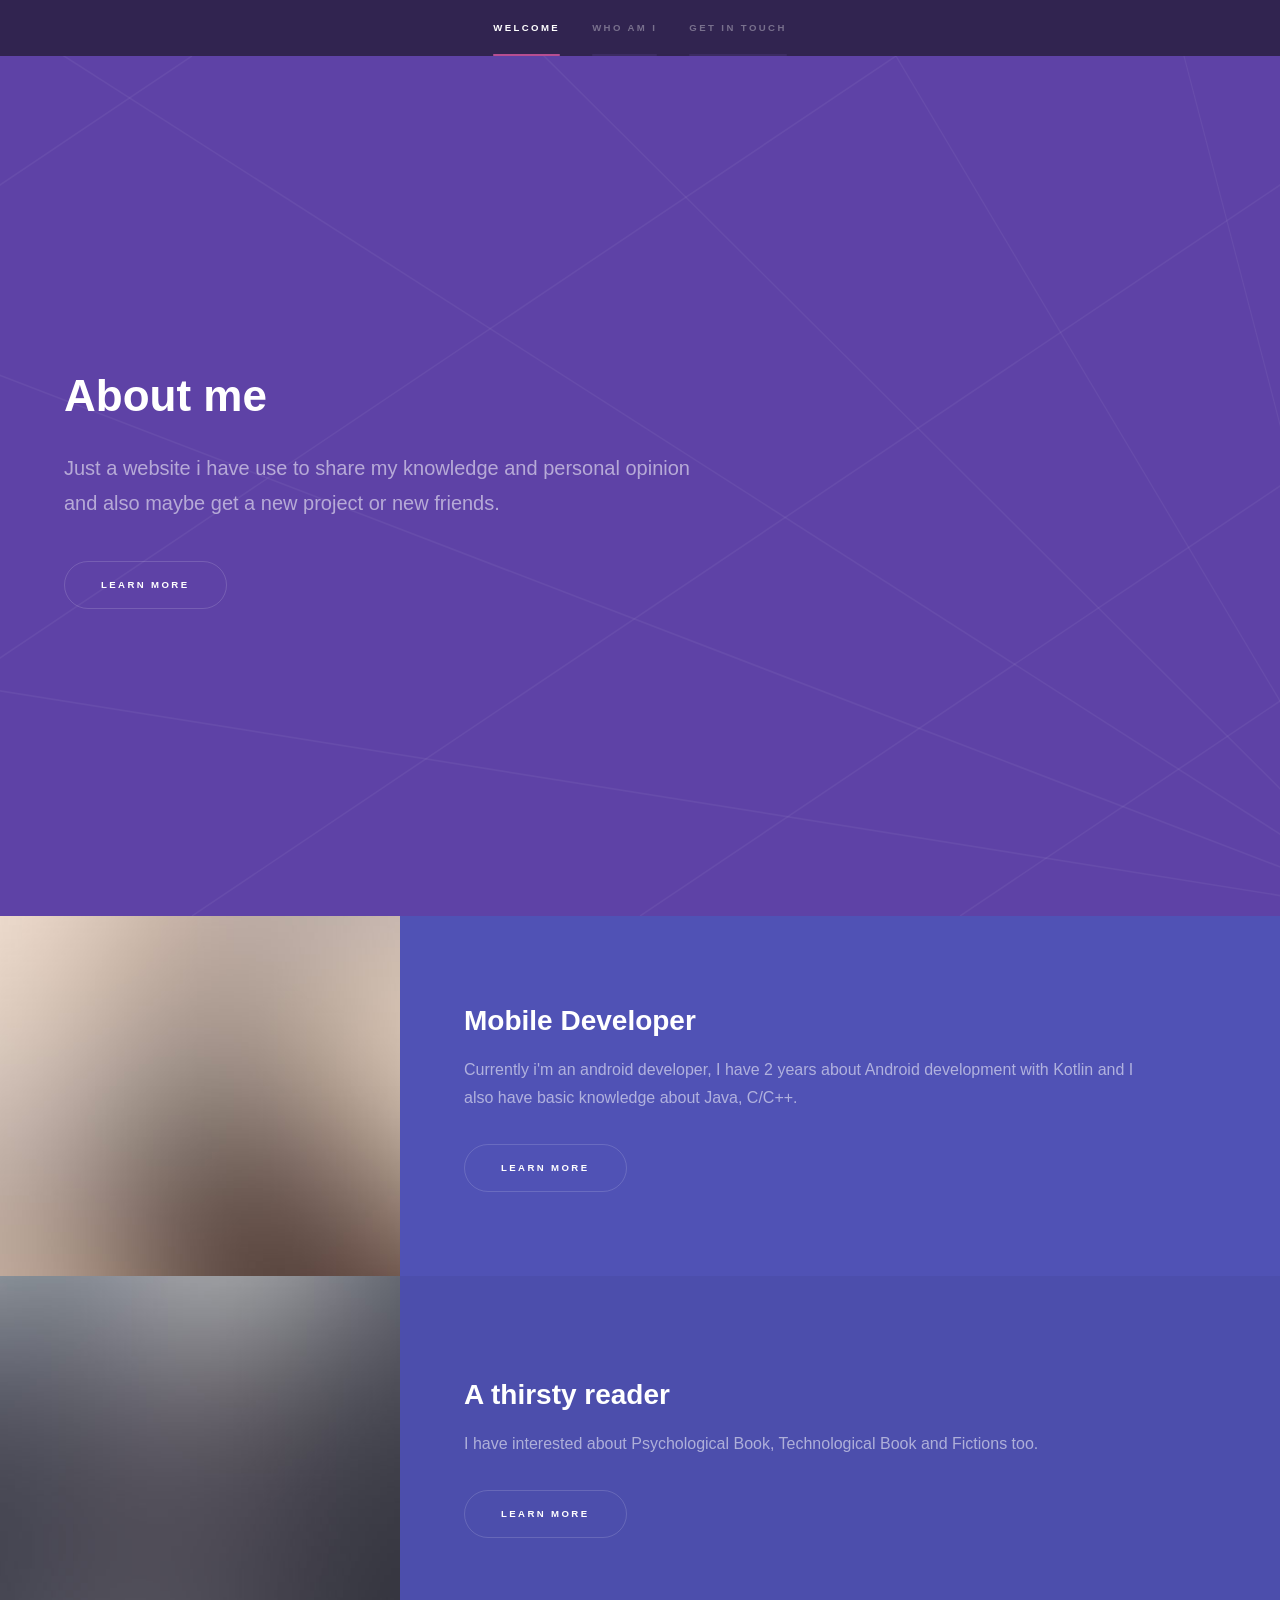
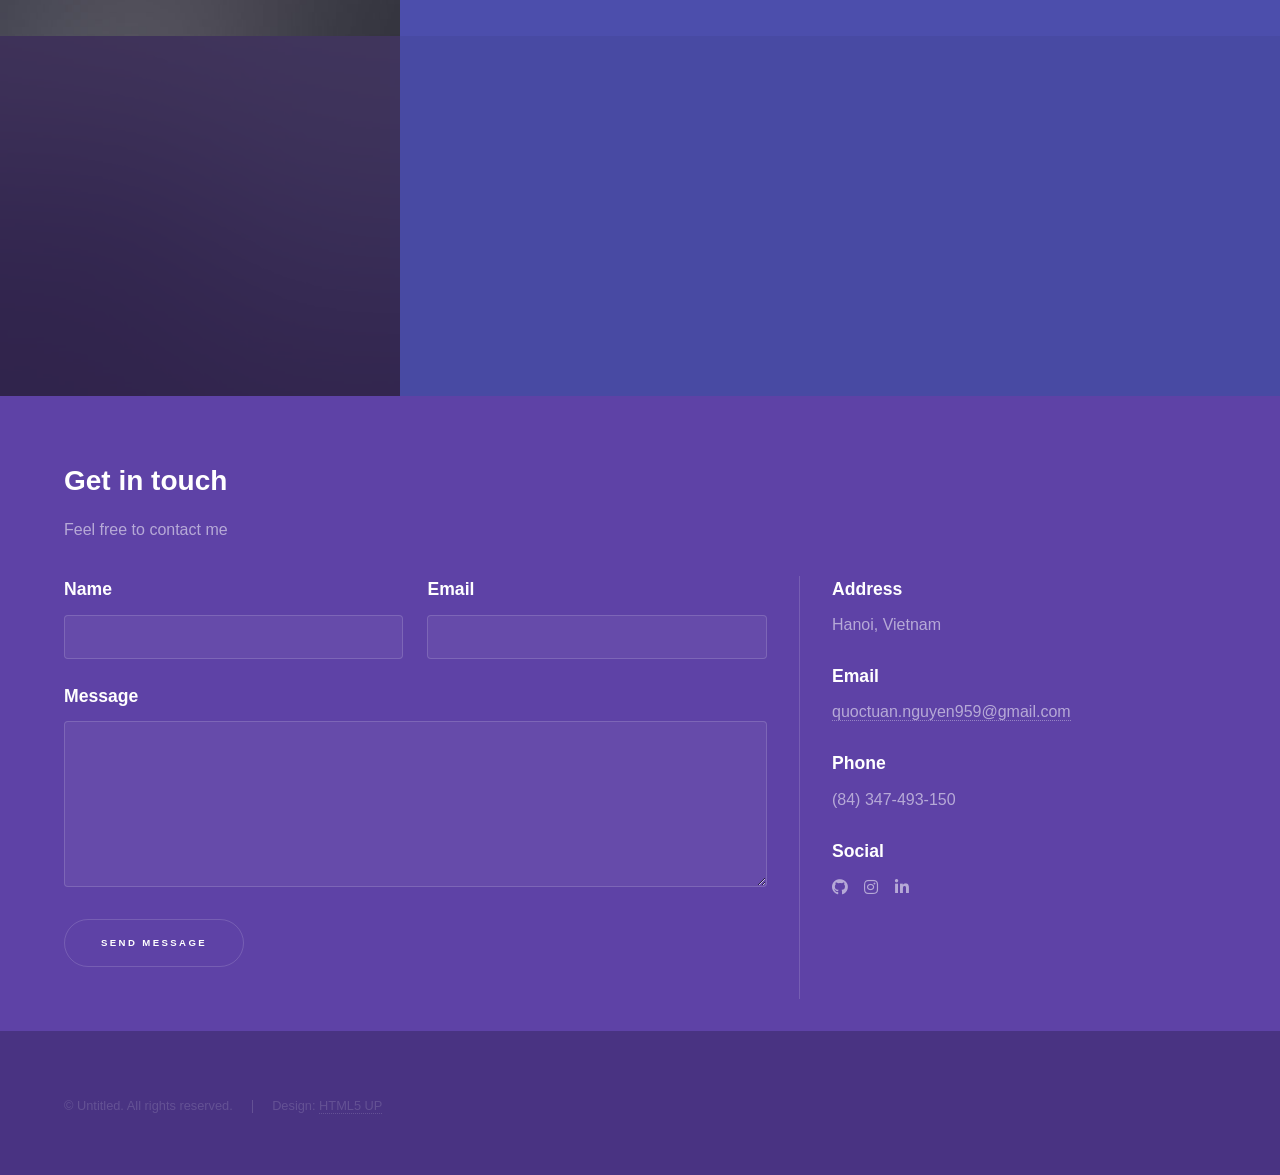
<file: index.html>
<!DOCTYPE HTML>
<!--
	Hyperspace by HTML5 UP
	html5up.net | @ajlkn
	Free for personal and commercial use under the CCA 3.0 license (html5up.net/license)
-->
<html>
	<head>
		<title>karleinstein</title>
		<meta charset="utf-8" />
		<meta name="viewport" content="width=device-width, initial-scale=1, user-scalable=no" />
		<link rel="stylesheet" href="assets/css/main.css" />
		<noscript><link rel="stylesheet" href="assets/css/noscript.css" /></noscript>
	</head>
	<body class="is-preload">

		<!-- Sidebar -->
			<section id="sidebar">
				<div class="inner">
					<nav>
						<ul>
							<li><a href="#intro">Welcome</a></li>
							<li><a href="#one">Who am I</a></li>
							<!-- <li><a href="#two">What I do</a></li> -->
							<li><a href="#three">Get in touch</a></li>
						</ul>
					</nav>
				</div>
			</section>

		<!-- Wrapper -->
			<div id="wrapper">

				<!-- Intro -->
					<section id="intro" class="wrapper style1 fullscreen fade-up">
						<div class="inner">
							<h1>About me</h1>
							<p>Just a website i have use to share my knowledge and personal opinion<br />
							and also maybe get a new project or new friends.</p>
							<ul class="actions">
								<li><a href="#one" class="button scrolly">Learn more</a></li>
							</ul>
						</div>
					</section>

				<!-- One -->
					<section id="one" class="wrapper style2 spotlights">
						<section>
							<a href="#" class="image"><img src="images/pic01.jpg" alt="" data-position="center center" /></a>
							<div class="content">
								<div class="inner">
									<h2>Mobile Developer</h2>
									<p>Currently i'm an android developer, I have 2 years about Android development with Kotlin and I also have basic knowledge about Java, C/C++. </p>
									<ul class="actions">
										<li><a href="mobile_dev.html" class="button">Learn more</a></li>
									</ul>
								</div>
							</div>
						</section>
						<section>
							<a href="#" class="image"><img src="images/pic02.jpg" alt="" data-position="top center" /></a>
							<div class="content">
								<div class="inner">
									<h2>A thirsty reader</h2>
									<p>I have interested about Psychological Book, Technological Book and Fictions too.</p>
									<ul class="actions">
										<li><a href="reader.html" class="button">Learn more</a></li>
									</ul>
								</div>
							</div>
						</section>
						<section>
							<a href="#" class="image"><img src="images/pic03.jpg" alt="" data-position="25% 25%" /></a>
							<div class="content">
								<div class="inner">
									<h2>Irregular Writter</h2>
									<p>Sharing knowledge about technologies or the lifestyle and so on.</p>
									<ul class="actions">
										<li><a href="generic.html" class="button">Learn more</a></li>
									</ul>
								</div>
							</div>
						</section>
					</section>

				<!-- Two -->
					<!-- <section id="two" class="wrapper style3 fade-up">
						<div class="inner">
							<h2>What we do</h2>
							<p>Phasellus convallis elit id ullamcorper pulvinar. Duis aliquam turpis mauris, eu ultricies erat malesuada quis. Aliquam dapibus, lacus eget hendrerit bibendum, urna est aliquam sem, sit amet imperdiet est velit quis lorem.</p>
							<div class="features">
								<section>
									<span class="icon solid major fa-code"></span>
									<h3>Lorem ipsum amet</h3>
									<p>Phasellus convallis elit id ullam corper amet et pulvinar. Duis aliquam turpis mauris, sed ultricies erat dapibus.</p>
								</section>
								<section>
									<span class="icon solid major fa-lock"></span>
									<h3>Aliquam sed nullam</h3>
									<p>Phasellus convallis elit id ullam corper amet et pulvinar. Duis aliquam turpis mauris, sed ultricies erat dapibus.</p>
								</section>
								<section>
									<span class="icon solid major fa-cog"></span>
									<h3>Sed erat ullam corper</h3>
									<p>Phasellus convallis elit id ullam corper amet et pulvinar. Duis aliquam turpis mauris, sed ultricies erat dapibus.</p>
								</section>
								<section>
									<span class="icon solid major fa-desktop"></span>
									<h3>Veroeros quis lorem</h3>
									<p>Phasellus convallis elit id ullam corper amet et pulvinar. Duis aliquam turpis mauris, sed ultricies erat dapibus.</p>
								</section>
								<section>
									<span class="icon solid major fa-link"></span>
									<h3>Urna quis bibendum</h3>
									<p>Phasellus convallis elit id ullam corper amet et pulvinar. Duis aliquam turpis mauris, sed ultricies erat dapibus.</p>
								</section>
								<section>
									<span class="icon major fa-gem"></span>
									<h3>Aliquam urna dapibus</h3>
									<p>Phasellus convallis elit id ullam corper amet et pulvinar. Duis aliquam turpis mauris, sed ultricies erat dapibus.</p>
								</section>
							</div>
							<ul class="actions">
								<li><a href="generic.html" class="button">Learn more</a></li>
							</ul>
						</div>
					</section> -->

				<!-- Three -->
					<section id="three" class="wrapper style1 fade-up">
						<div class="inner">
							<h2>Get in touch</h2>
							<p>Feel free to contact me</p>
							<div class="split style1">
								<section>
									<form method="post" action="#">
										<div class="fields">
											<div class="field half">
												<label for="name">Name</label>
												<input type="text" name="name" id="name" />
											</div>
											<div class="field half">
												<label for="email">Email</label>
												<input type="text" name="email" id="email" />
											</div>
											<div class="field">
												<label for="message">Message</label>
												<textarea name="message" id="message" rows="5"></textarea>
											</div>
										</div>
										<ul class="actions">
											<li><a href="" class="button submit">Send Message</a></li>
										</ul>
									</form>
								</section>
								<section>
									<ul class="contact">
										<li>
											<h3>Address</h3>
											<span>Hanoi, Vietnam</span>
										</li>
										<li>
											<h3>Email</h3>
											<a href="#">quoctuan.nguyen959@gmail.com</a>
										</li>
										<li>
											<h3>Phone</h3>
											<span>(84) 347-493-150</span>
										</li>
										<li>
											<h3>Social</h3>
											<ul class="icons">
												<!-- <li><a href="#" class="icon brands fa-twitter"><span class="label">Twitter</span></a></li> -->
												<!-- <li><a href="#" class="icon brands fa-facebook-f"><span class="label">Facebook</span></a></li> -->
												<li><a href="#" class="icon brands fa-github"><span class="label">GitHub</span></a></li>
												<li><a href="#" class="icon brands fa-instagram"><span class="label">Instagram</span></a></li>
												<li><a href="#" class="icon brands fa-linkedin-in"><span class="label">LinkedIn</span></a></li>
											</ul>
										</li>
									</ul>
								</section>
							</div>
						</div>
					</section>

			</div>

		<!-- Footer -->
			<footer id="footer" class="wrapper style1-alt">
				<div class="inner">
					<ul class="menu">
						<li>&copy; Untitled. All rights reserved.</li><li>Design: <a href="http://html5up.net">HTML5 UP</a></li>
					</ul>
				</div>
			</footer>

		<!-- Scripts -->
			<script src="assets/js/jquery.min.js"></script>
			<script src="assets/js/jquery.scrollex.min.js"></script>
			<script src="assets/js/jquery.scrolly.min.js"></script>
			<script src="assets/js/browser.min.js"></script>
			<script src="assets/js/breakpoints.min.js"></script>
			<script src="assets/js/util.js"></script>
			<script src="assets/js/main.js"></script>

	</body>
</html>
</file>
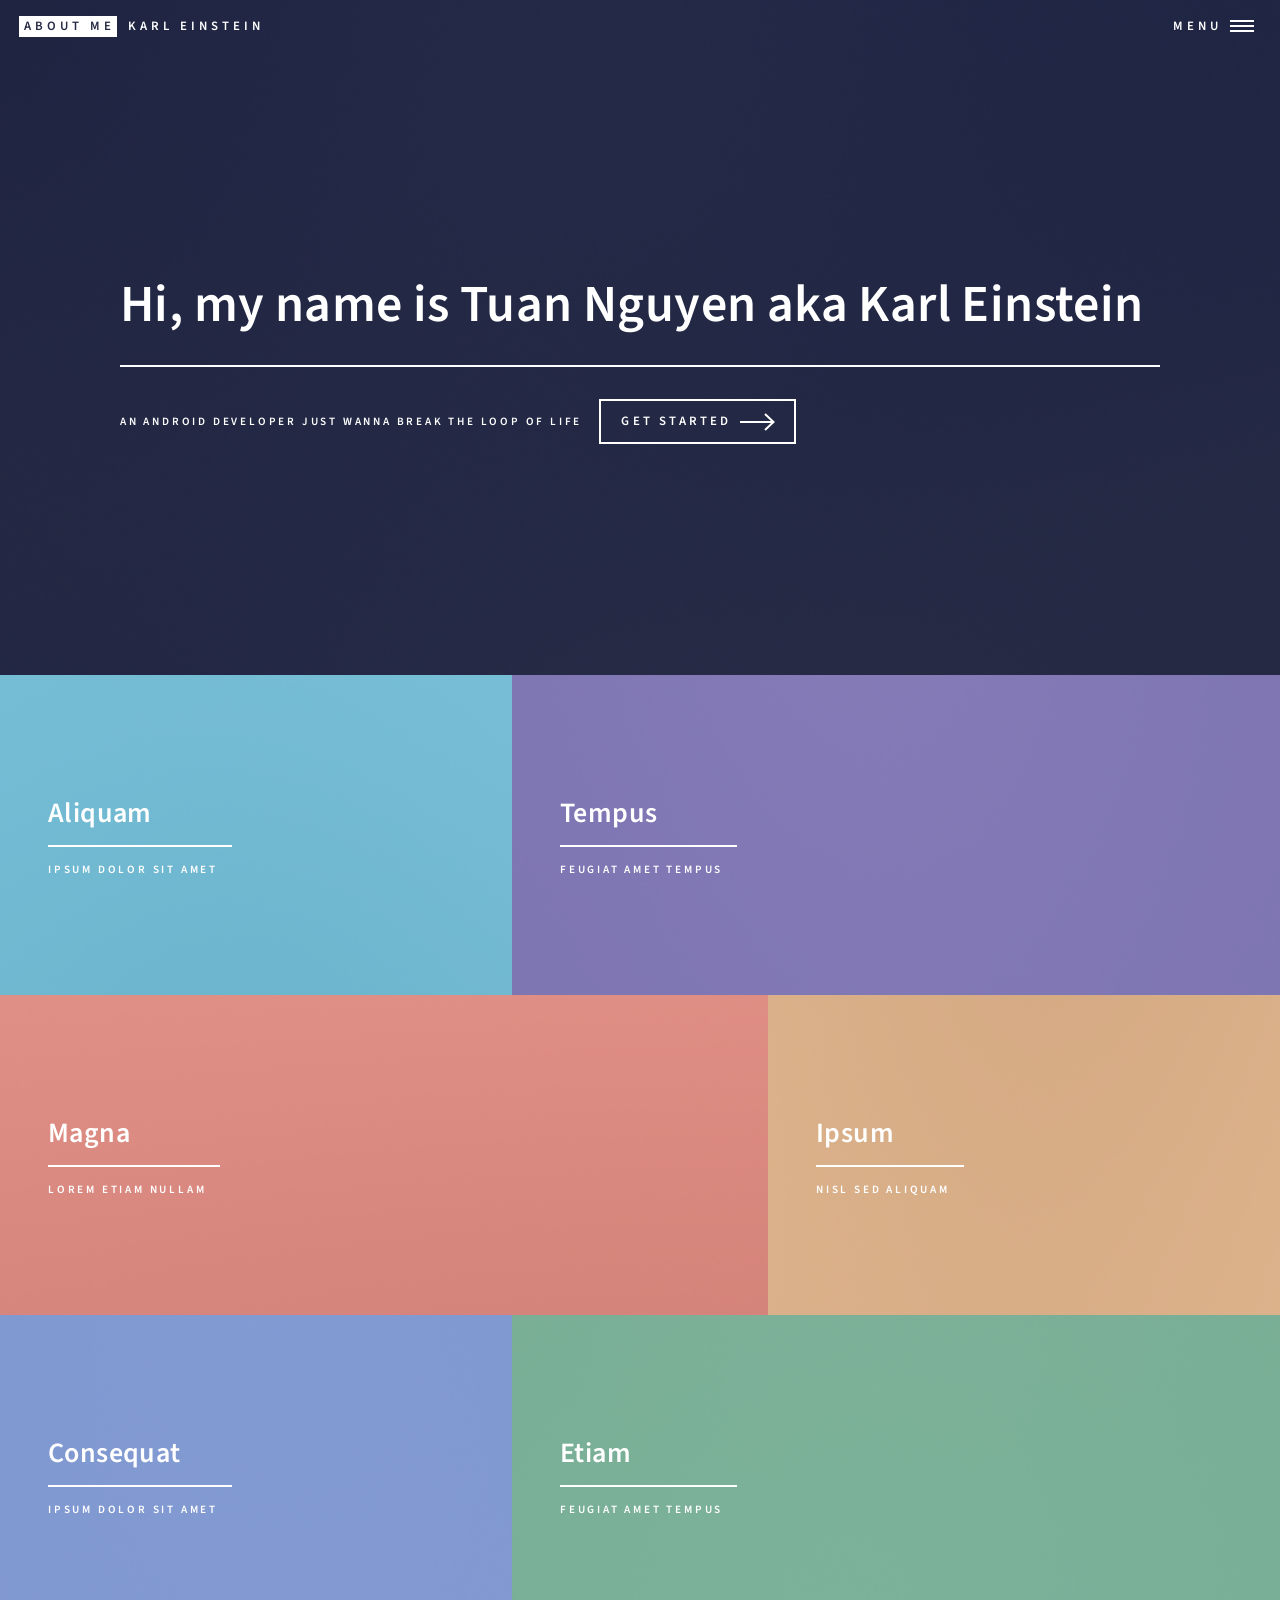
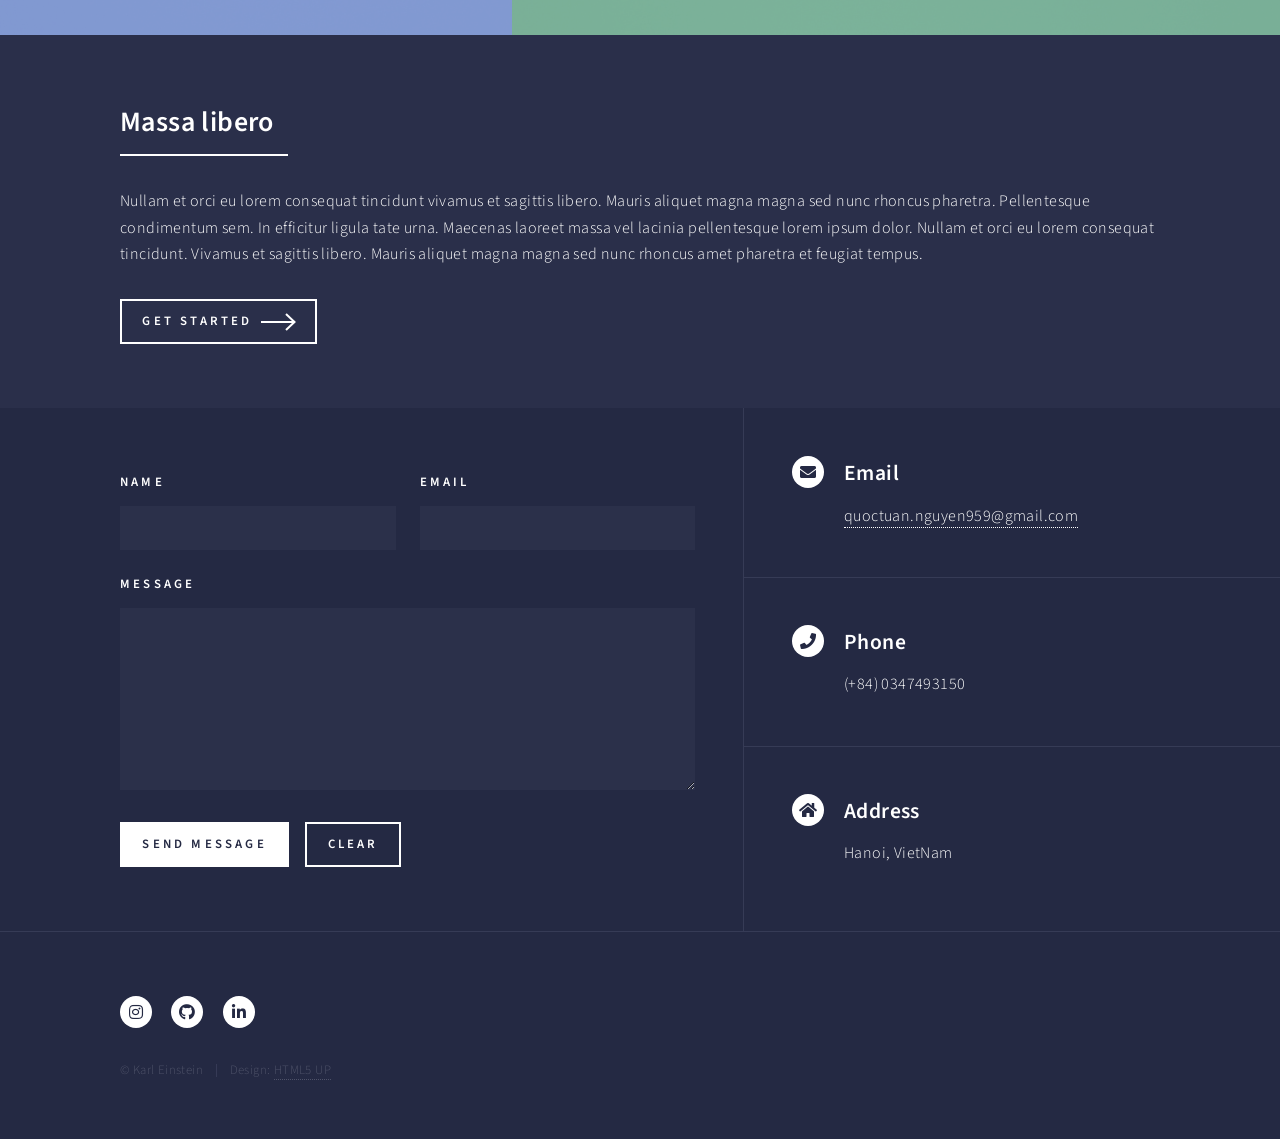
<file: html5up-forty/index.html>
<!DOCTYPE HTML>
<!--
	Forty by HTML5 UP
	html5up.net | @ajlkn
	Free for personal and commercial use under the CCA 3.0 license (html5up.net/license)
-->
<html>
	<head>
		<title>KARL EINSTEIN</title>
		<meta charset="utf-8" />
		<meta name="viewport" content="width=device-width, initial-scale=1, user-scalable=no" />
		<link rel="stylesheet" href="assets/css/main.css" />
		<noscript><link rel="stylesheet" href="assets/css/noscript.css" /></noscript>
	</head>
	<body class="is-preload">

		<!-- Wrapper -->
			<div id="wrapper">

				<!-- Header -->
					<header id="header" class="alt">
						<a href="index.html" class="logo"><strong>ABOUT ME</strong> <span>KARL EINSTEIN</span></a>
						<nav>
							<a href="#menu">Menu</a>
						</nav>
					</header>

				<!-- Menu -->
					<nav id="menu">
						<ul class="links">
							<li><a href="index.html">Home</a></li>
							<li><a href="landing.html">Landing</a></li>
							<li><a href="generic.html">Generic</a></li>
							<li><a href="elements.html">Elements</a></li>
						</ul>
						<ul class="actions stacked">
							<li><a href="#" class="button primary fit">Get Started</a></li>
							<!-- <li><a href="#" class="button fit">Log In</a></li> -->
						</ul>
					</nav>

				<!-- Banner -->
					<section id="banner" class="major">
						<div class="inner">
							<header class="major">
								<h1>Hi, my name is Tuan Nguyen aka Karl Einstein</h1>
							</header>
							<div class="content">
								<p>An Android Developer just wanna break the loop of life</p>
								<ul class="actions">
									<li><a href="#one" class="button next scrolly">Get Started</a></li>
								</ul>
							</div>
						</div>
					</section>

				<!-- Main -->
					<div id="main">

						<!-- One -->
							<section id="one" class="tiles">
								<article>
									<span class="image">
										<img src="images/pic01.jpg" alt="" />
									</span>
									<header class="major">
										<h3><a href="landing.html" class="link">Aliquam</a></h3>
										<p>Ipsum dolor sit amet</p>
									</header>
								</article>
								<article>
									<span class="image">
										<img src="images/pic02.jpg" alt="" />
									</span>
									<header class="major">
										<h3><a href="landing.html" class="link">Tempus</a></h3>
										<p>feugiat amet tempus</p>
									</header>
								</article>
								<article>
									<span class="image">
										<img src="images/pic03.jpg" alt="" />
									</span>
									<header class="major">
										<h3><a href="landing.html" class="link">Magna</a></h3>
										<p>Lorem etiam nullam</p>
									</header>
								</article>
								<article>
									<span class="image">
										<img src="images/pic04.jpg" alt="" />
									</span>
									<header class="major">
										<h3><a href="landing.html" class="link">Ipsum</a></h3>
										<p>Nisl sed aliquam</p>
									</header>
								</article>
								<article>
									<span class="image">
										<img src="images/pic05.jpg" alt="" />
									</span>
									<header class="major">
										<h3><a href="landing.html" class="link">Consequat</a></h3>
										<p>Ipsum dolor sit amet</p>
									</header>
								</article>
								<article>
									<span class="image">
										<img src="images/pic06.jpg" alt="" />
									</span>
									<header class="major">
										<h3><a href="landing.html" class="link">Etiam</a></h3>
										<p>Feugiat amet tempus</p>
									</header>
								</article>
							</section>

						<!-- Two -->
							<section id="two">
								<div class="inner">
									<header class="major">
										<h2>Massa libero</h2>
									</header>
									<p>Nullam et orci eu lorem consequat tincidunt vivamus et sagittis libero. Mauris aliquet magna magna sed nunc rhoncus pharetra. Pellentesque condimentum sem. In efficitur ligula tate urna. Maecenas laoreet massa vel lacinia pellentesque lorem ipsum dolor. Nullam et orci eu lorem consequat tincidunt. Vivamus et sagittis libero. Mauris aliquet magna magna sed nunc rhoncus amet pharetra et feugiat tempus.</p>
									<ul class="actions">
										<li><a href="landing.html" class="button next">Get Started</a></li>
									</ul>
								</div>
							</section>

					</div>

				<!-- Contact -->
					<section id="contact">
						<div class="inner">
							<section>
								<form method="post" action="#">
									<div class="fields">
										<div class="field half">
											<label for="name">Name</label>
											<input type="text" name="name" id="name" />
										</div>
										<div class="field half">
											<label for="email">Email</label>
											<input type="text" name="email" id="email" />
										</div>
										<div class="field">
											<label for="message">Message</label>
											<textarea name="message" id="message" rows="6"></textarea>
										</div>
									</div>
									<ul class="actions">
										<li><input type="submit" value="Send Message" class="primary" /></li>
										<li><input type="reset" value="Clear" /></li>
									</ul>
								</form>
							</section>
							<section class="split">
								<section>
									<div class="contact-method">
										<span class="icon solid alt fa-envelope"></span>
										<h3>Email</h3>
										<a href="#">quoctuan.nguyen959@gmail.com</a>
									</div>
								</section>
								<section>
									<div class="contact-method">
										<span class="icon solid alt fa-phone"></span>
										<h3>Phone</h3>
										<span>(+84) 0347493150</span>
									</div>
								</section>
								<section>
									<div class="contact-method">
										<span class="icon solid alt fa-home"></span>
										<h3>Address</h3>
										<span>Hanoi, VietNam</span>
									</div>
								</section>
							</section>
						</div>
					</section>

				<!-- Footer -->
					<footer id="footer">
						<div class="inner">
							<ul class="icons">
								<!-- <li><a href="#" class="icon brands alt fa-twitter"><span class="label">Twitter</span></a></li>
								<li><a href="#" class="icon brands alt fa-facebook-f"><span class="label">Facebook</span></a></li> -->
								<li><a href="#" class="icon brands alt fa-instagram"><span class="label">Instagram</span></a></li>
								<li><a href="#" class="icon brands alt fa-github"><span class="label">GitHub</span></a></li>
								<li><a href="#" class="icon brands alt fa-linkedin-in"><span class="label">LinkedIn</span></a></li>
							</ul>
							<ul class="copyright">
								<li>&copy; Karl Einstein</li><li>Design: <a href="https://html5up.net">HTML5 UP</a></li>
							</ul>
						</div>
					</footer>

			</div>

		<!-- Scripts -->
			<script src="assets/js/jquery.min.js"></script>
			<script src="assets/js/jquery.scrolly.min.js"></script>
			<script src="assets/js/jquery.scrollex.min.js"></script>
			<script src="assets/js/browser.min.js"></script>
			<script src="assets/js/breakpoints.min.js"></script>
			<script src="assets/js/util.js"></script>
			<script src="assets/js/main.js"></script>

	</body>
</html>
</file>
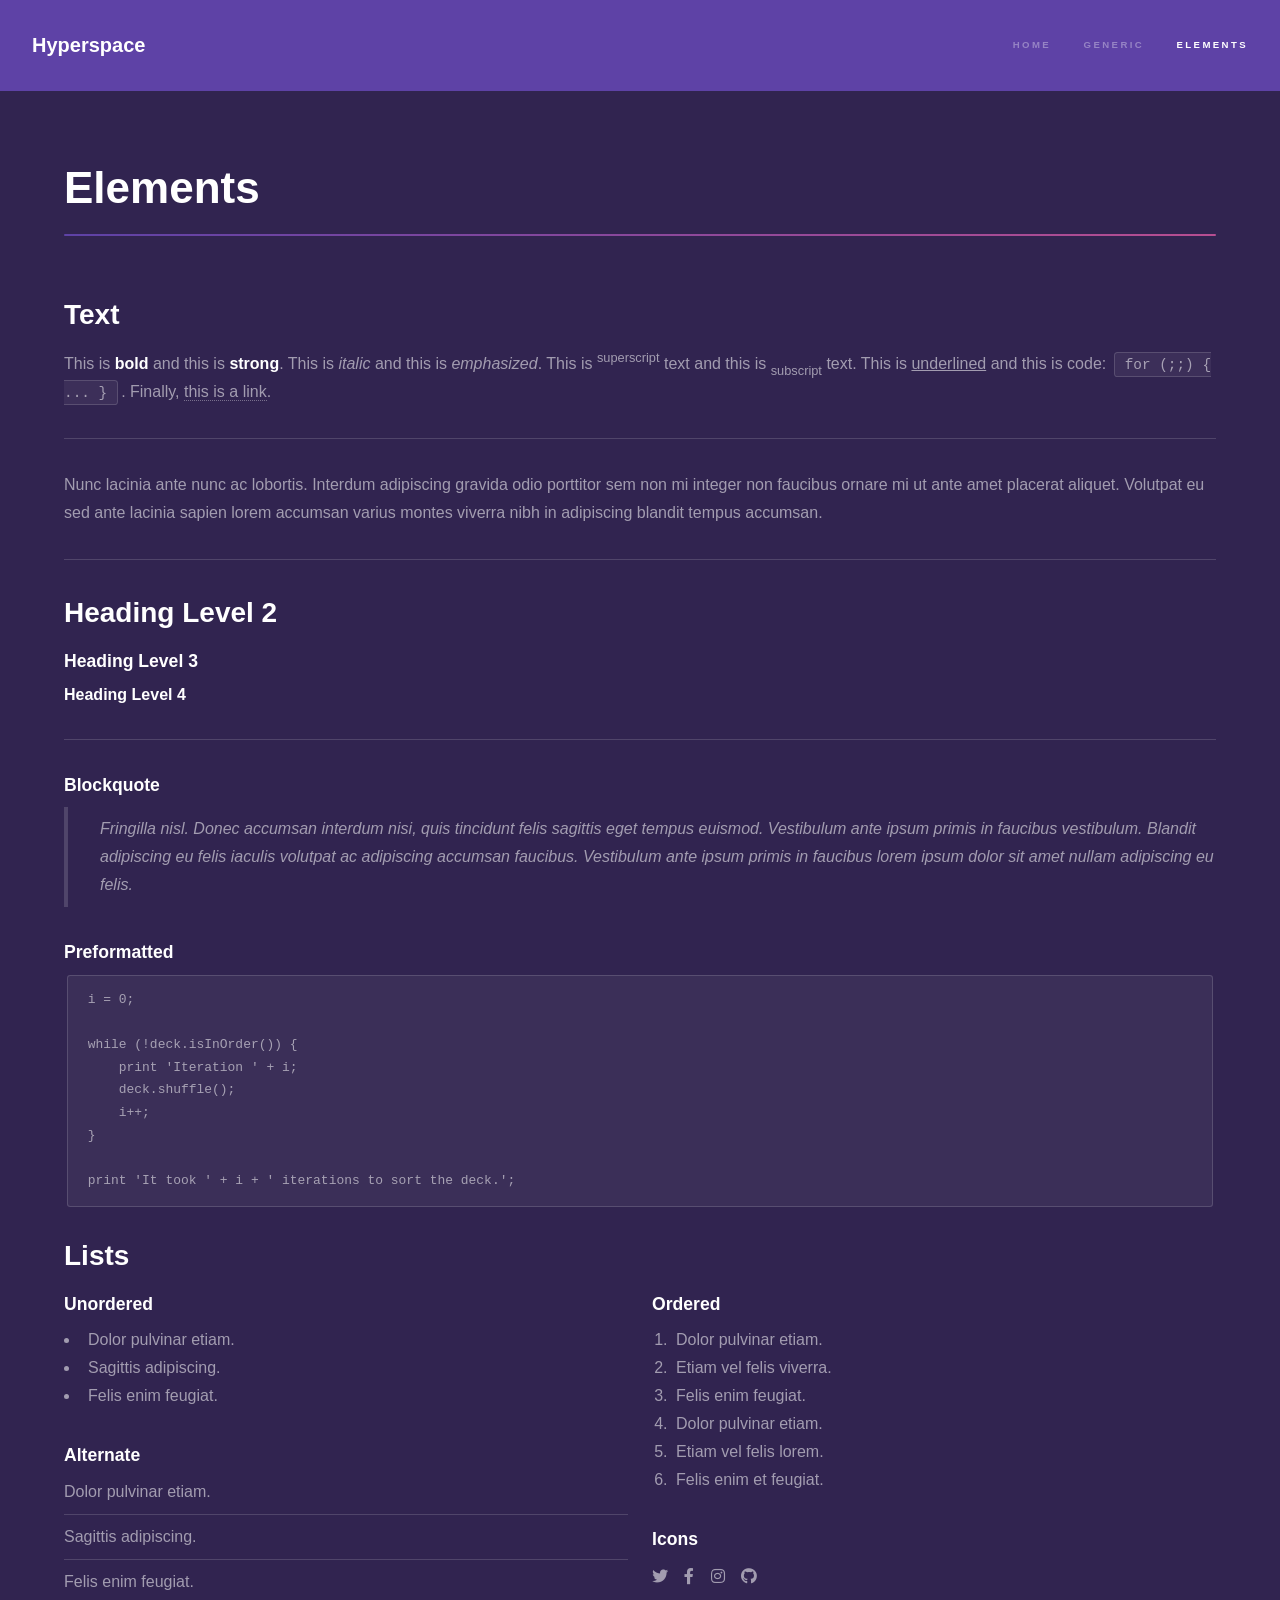
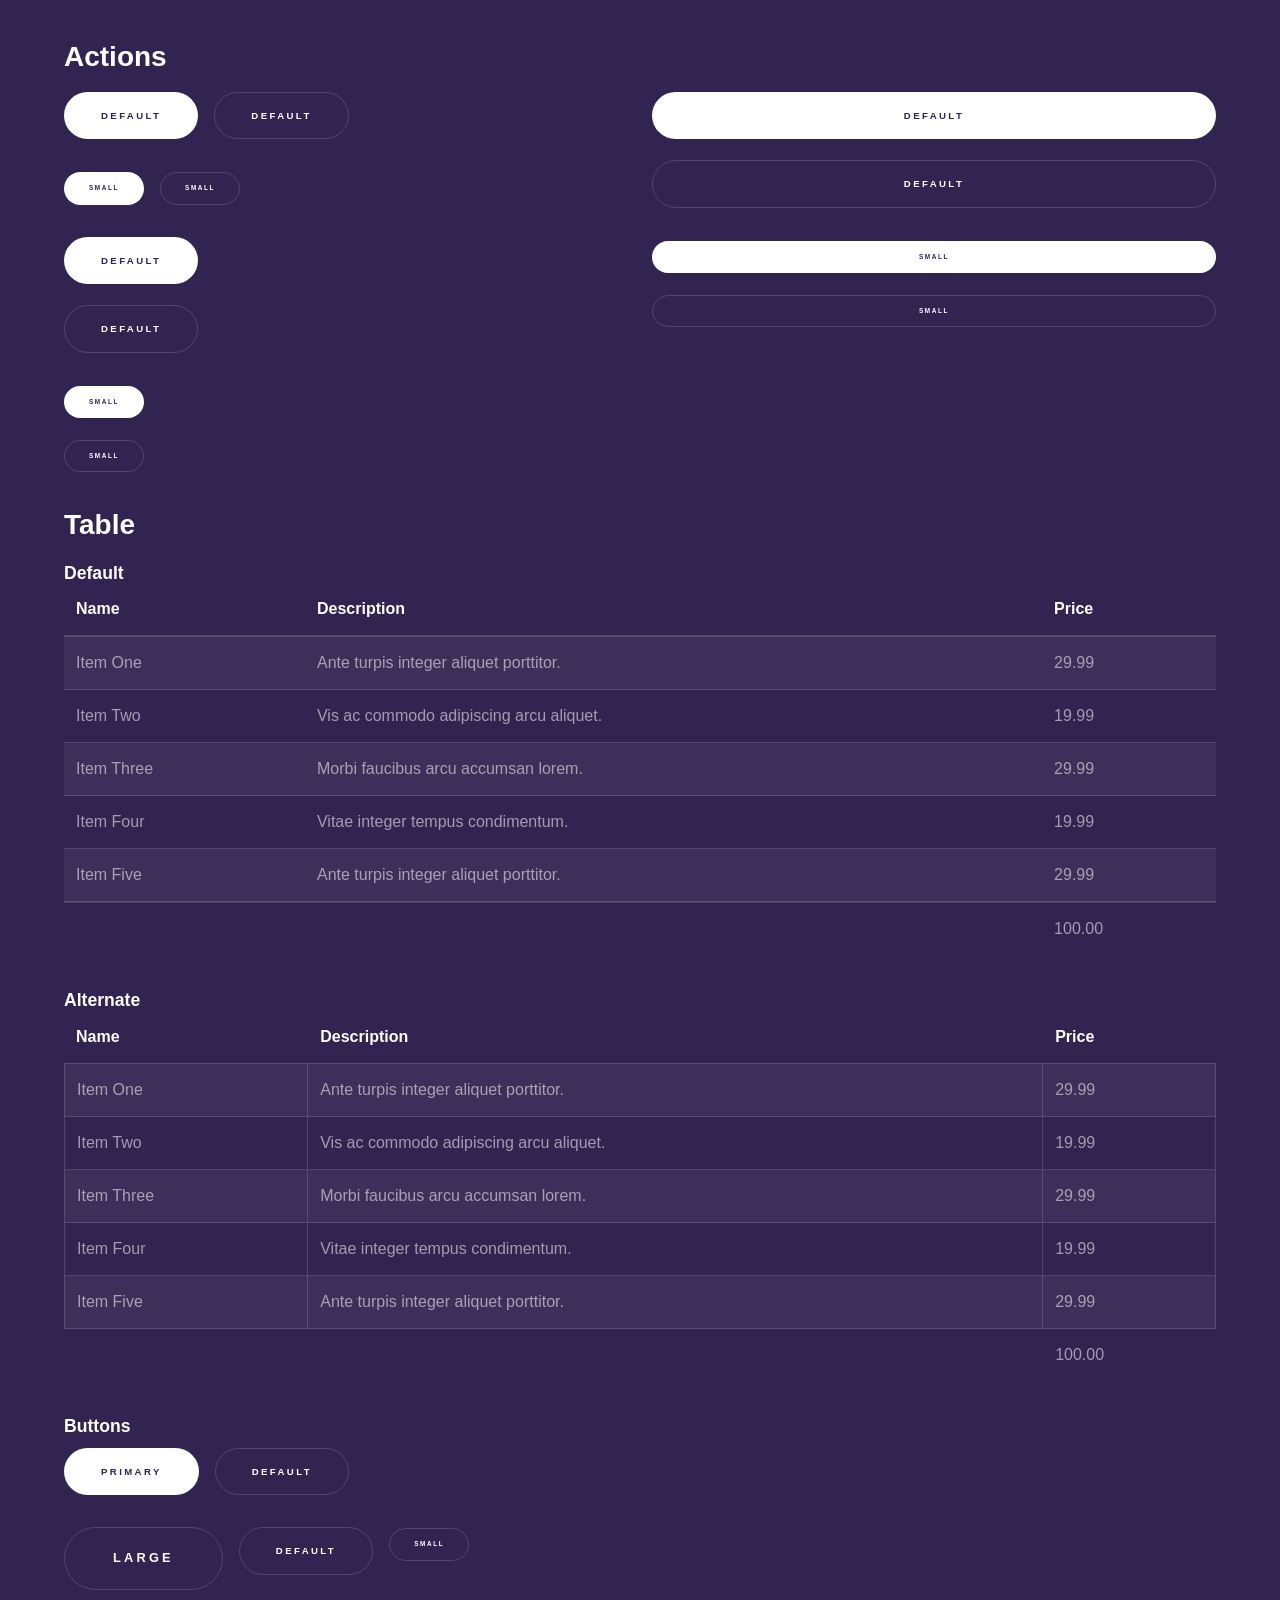
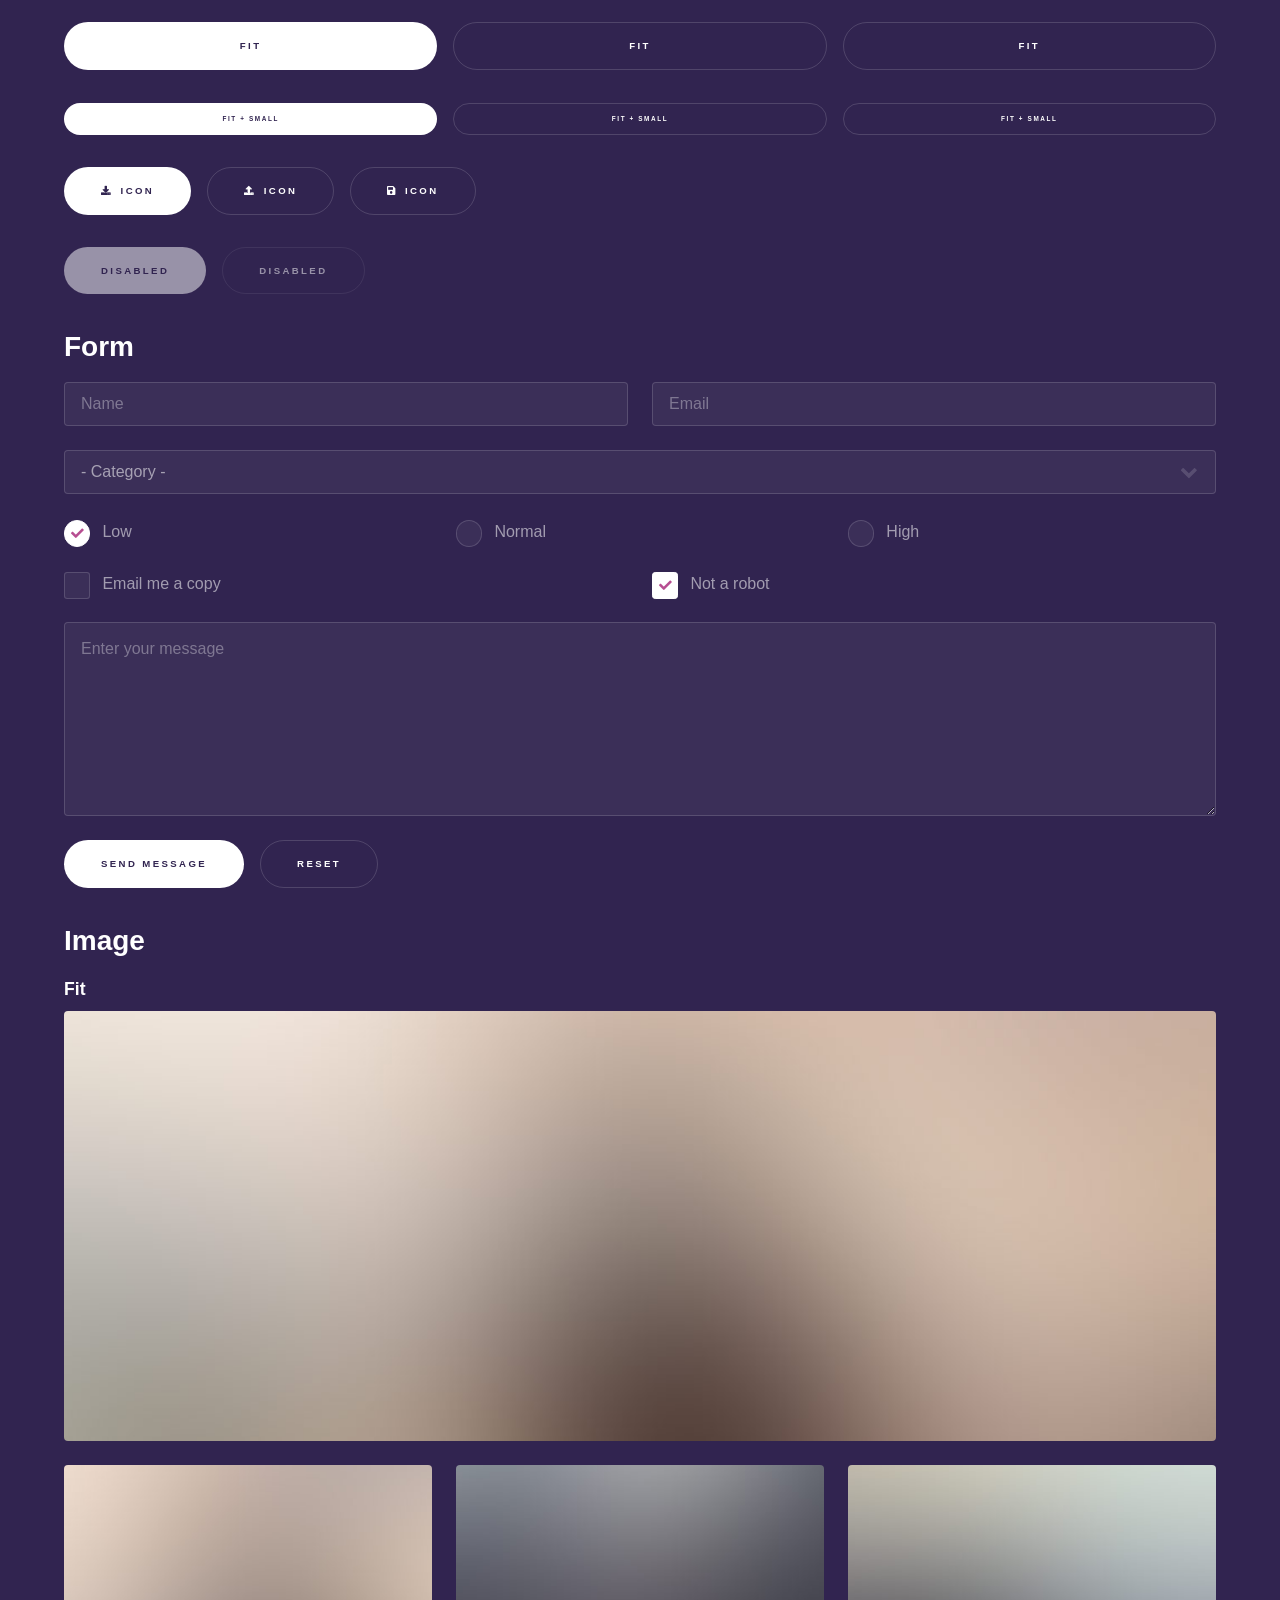
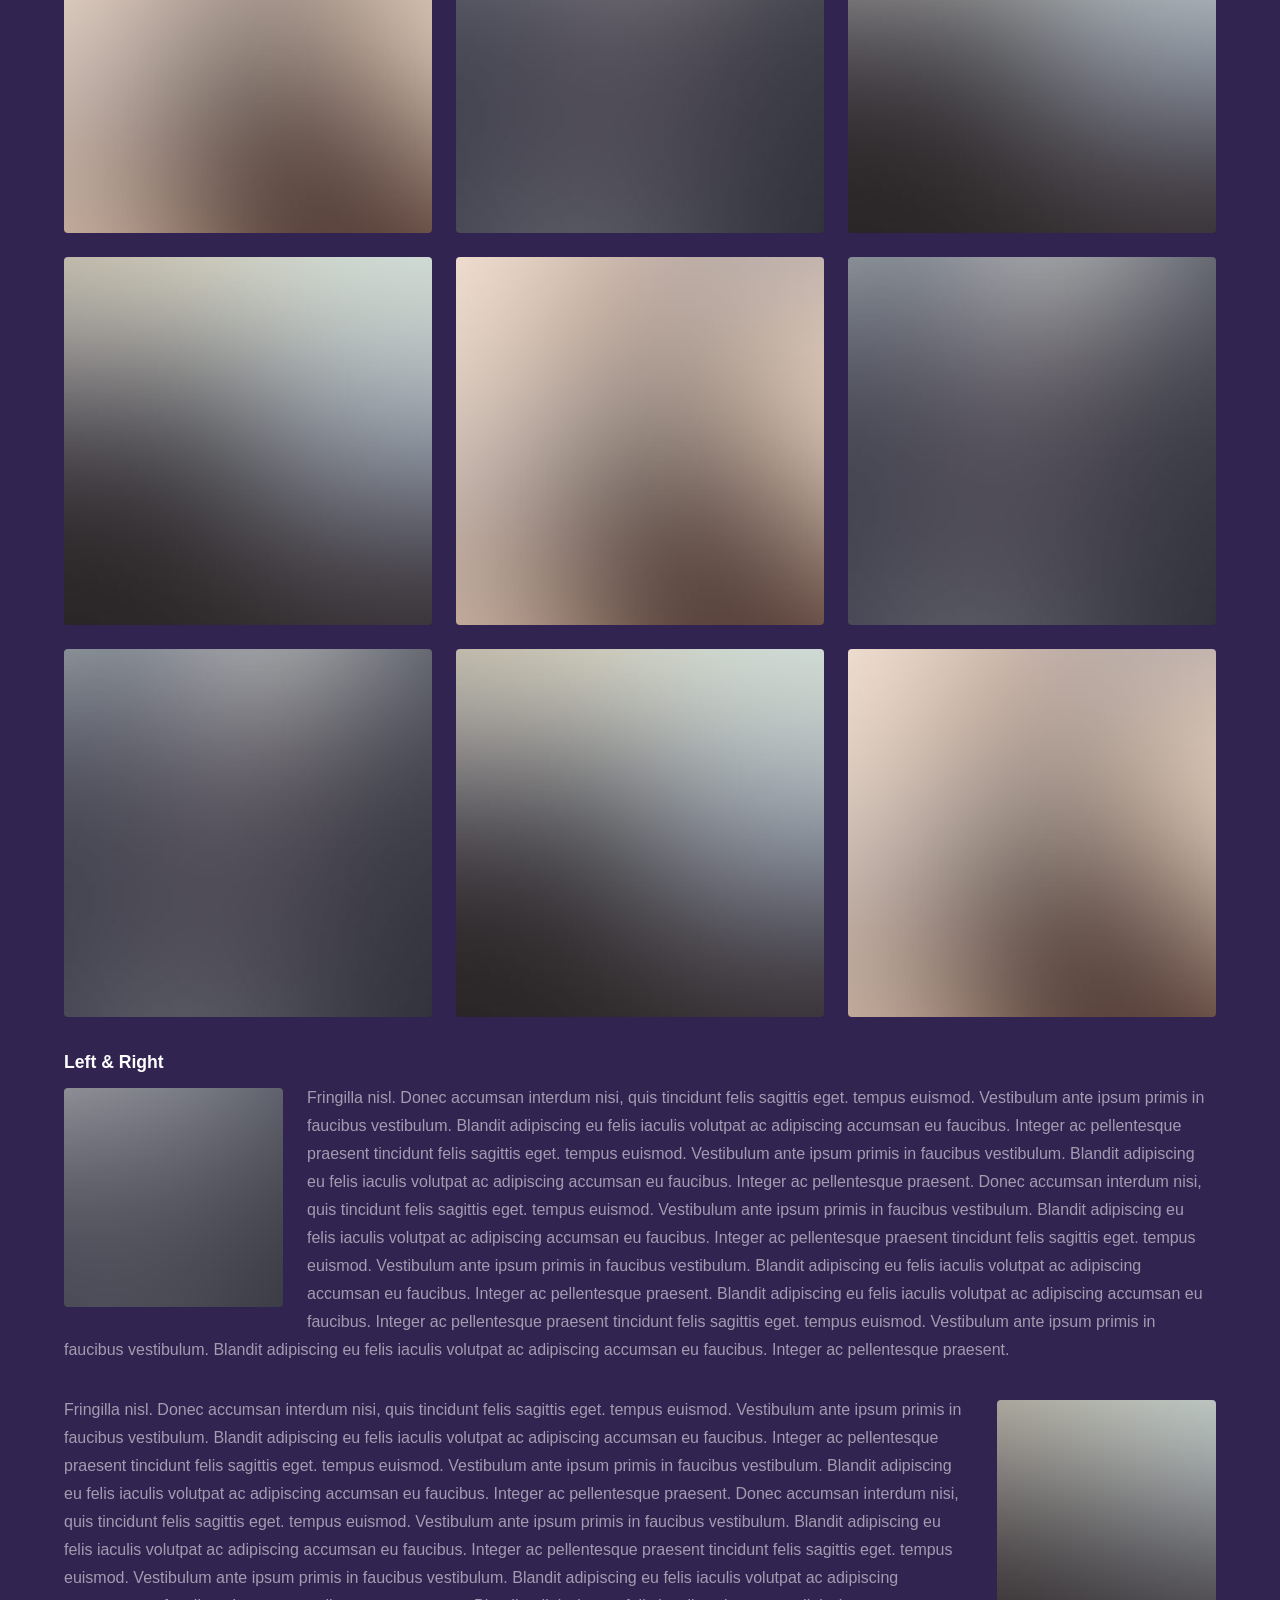
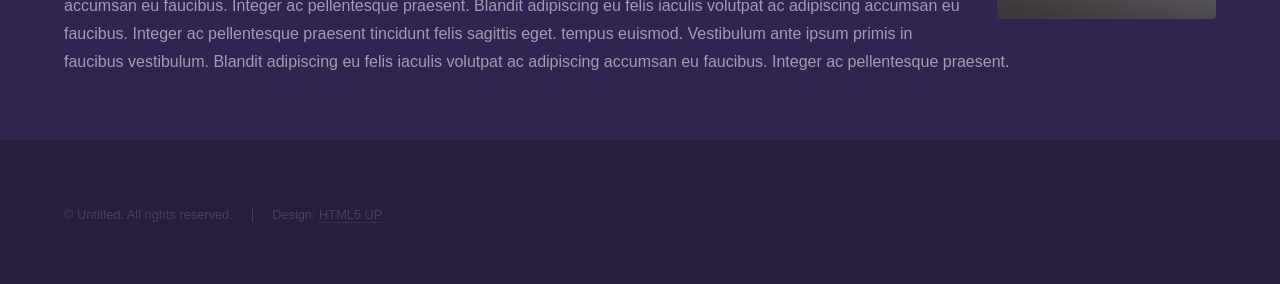
<file: elements.html>
<!DOCTYPE HTML>
<!--
	Hyperspace by HTML5 UP
	html5up.net | @ajlkn
	Free for personal and commercial use under the CCA 3.0 license (html5up.net/license)
-->
<html>
	<head>
		<title>Elements - Hyperspace by HTML5 UP</title>
		<meta charset="utf-8" />
		<meta name="viewport" content="width=device-width, initial-scale=1, user-scalable=no" />
		<link rel="stylesheet" href="assets/css/main.css" />
		<noscript><link rel="stylesheet" href="assets/css/noscript.css" /></noscript>
	</head>
	<body class="is-preload">

		<!-- Header -->
			<header id="header">
				<a href="index.html" class="title">Hyperspace</a>
				<nav>
					<ul>
						<li><a href="index.html">Home</a></li>
						<li><a href="generic.html">Generic</a></li>
						<li><a href="elements.html"  class="active">Elements</a></li>
					</ul>
				</nav>
			</header>

		<!-- Wrapper -->
			<div id="wrapper">

				<!-- Main -->
					<section id="main" class="wrapper">
						<div class="inner">
							<h1 class="major">Elements</h1>

							<!-- Text -->
								<section>
									<h2>Text</h2>
									<p>This is <b>bold</b> and this is <strong>strong</strong>. This is <i>italic</i> and this is <em>emphasized</em>.
									This is <sup>superscript</sup> text and this is <sub>subscript</sub> text.
									This is <u>underlined</u> and this is code: <code>for (;;) { ... }</code>. Finally, <a href="#">this is a link</a>.</p>
									<hr />
									<p>Nunc lacinia ante nunc ac lobortis. Interdum adipiscing gravida odio porttitor sem non mi integer non faucibus ornare mi ut ante amet placerat aliquet. Volutpat eu sed ante lacinia sapien lorem accumsan varius montes viverra nibh in adipiscing blandit tempus accumsan.</p>
									<hr />
									<h2>Heading Level 2</h2>
									<h3>Heading Level 3</h3>
									<h4>Heading Level 4</h4>
									<hr />
									<h3>Blockquote</h3>
									<blockquote>Fringilla nisl. Donec accumsan interdum nisi, quis tincidunt felis sagittis eget tempus euismod. Vestibulum ante ipsum primis in faucibus vestibulum. Blandit adipiscing eu felis iaculis volutpat ac adipiscing accumsan faucibus. Vestibulum ante ipsum primis in faucibus lorem ipsum dolor sit amet nullam adipiscing eu felis.</blockquote>
									<h3>Preformatted</h3>
									<pre><code>i = 0;

while (!deck.isInOrder()) {
    print 'Iteration ' + i;
    deck.shuffle();
    i++;
}

print 'It took ' + i + ' iterations to sort the deck.';</code></pre>
								</section>

							<!-- Lists -->
								<section>
									<h2>Lists</h2>
									<div class="row">
										<div class="col-6 col-12-medium">
											<h3>Unordered</h3>
											<ul>
												<li>Dolor pulvinar etiam.</li>
												<li>Sagittis adipiscing.</li>
												<li>Felis enim feugiat.</li>
											</ul>
											<h3>Alternate</h3>
											<ul class="alt">
												<li>Dolor pulvinar etiam.</li>
												<li>Sagittis adipiscing.</li>
												<li>Felis enim feugiat.</li>
											</ul>
										</div>
										<div class="col-6 col-12-medium">
											<h3>Ordered</h3>
											<ol>
												<li>Dolor pulvinar etiam.</li>
												<li>Etiam vel felis viverra.</li>
												<li>Felis enim feugiat.</li>
												<li>Dolor pulvinar etiam.</li>
												<li>Etiam vel felis lorem.</li>
												<li>Felis enim et feugiat.</li>
											</ol>
											<h3>Icons</h3>
											<ul class="icons">
												<li><a href="#" class="icon brands fa-twitter"><span class="label">Twitter</span></a></li>
												<li><a href="#" class="icon brands fa-facebook-f"><span class="label">Facebook</span></a></li>
												<li><a href="#" class="icon brands fa-instagram"><span class="label">Instagram</span></a></li>
												<li><a href="#" class="icon brands fa-github"><span class="label">Github</span></a></li>
											</ul>
										</div>
									</div>
									<h2>Actions</h2>
									<div class="row">
										<div class="col-6 col-12-medium">
											<ul class="actions">
												<li><a href="#" class="button primary">Default</a></li>
												<li><a href="#" class="button">Default</a></li>
											</ul>
											<ul class="actions small">
												<li><a href="#" class="button primary small">Small</a></li>
												<li><a href="#" class="button small">Small</a></li>
											</ul>
											<ul class="actions stacked">
												<li><a href="#" class="button primary">Default</a></li>
												<li><a href="#" class="button">Default</a></li>
											</ul>
											<ul class="actions stacked">
												<li><a href="#" class="button primary small">Small</a></li>
												<li><a href="#" class="button small">Small</a></li>
											</ul>
										</div>
										<div class="col-6 col-12-medium">
											<ul class="actions stacked">
												<li><a href="#" class="button primary fit">Default</a></li>
												<li><a href="#" class="button fit">Default</a></li>
											</ul>
											<ul class="actions stacked">
												<li><a href="#" class="button primary small fit">Small</a></li>
												<li><a href="#" class="button small fit">Small</a></li>
											</ul>
										</div>
									</div>
								</section>

							<!-- Table -->
								<section>
									<h2>Table</h2>
									<h3>Default</h3>
									<div class="table-wrapper">
										<table>
											<thead>
												<tr>
													<th>Name</th>
													<th>Description</th>
													<th>Price</th>
												</tr>
											</thead>
											<tbody>
												<tr>
													<td>Item One</td>
													<td>Ante turpis integer aliquet porttitor.</td>
													<td>29.99</td>
												</tr>
												<tr>
													<td>Item Two</td>
													<td>Vis ac commodo adipiscing arcu aliquet.</td>
													<td>19.99</td>
												</tr>
												<tr>
													<td>Item Three</td>
													<td> Morbi faucibus arcu accumsan lorem.</td>
													<td>29.99</td>
												</tr>
												<tr>
													<td>Item Four</td>
													<td>Vitae integer tempus condimentum.</td>
													<td>19.99</td>
												</tr>
												<tr>
													<td>Item Five</td>
													<td>Ante turpis integer aliquet porttitor.</td>
													<td>29.99</td>
												</tr>
											</tbody>
											<tfoot>
												<tr>
													<td colspan="2"></td>
													<td>100.00</td>
												</tr>
											</tfoot>
										</table>
									</div>

									<h3>Alternate</h3>
									<div class="table-wrapper">
										<table class="alt">
											<thead>
												<tr>
													<th>Name</th>
													<th>Description</th>
													<th>Price</th>
												</tr>
											</thead>
											<tbody>
												<tr>
													<td>Item One</td>
													<td>Ante turpis integer aliquet porttitor.</td>
													<td>29.99</td>
												</tr>
												<tr>
													<td>Item Two</td>
													<td>Vis ac commodo adipiscing arcu aliquet.</td>
													<td>19.99</td>
												</tr>
												<tr>
													<td>Item Three</td>
													<td> Morbi faucibus arcu accumsan lorem.</td>
													<td>29.99</td>
												</tr>
												<tr>
													<td>Item Four</td>
													<td>Vitae integer tempus condimentum.</td>
													<td>19.99</td>
												</tr>
												<tr>
													<td>Item Five</td>
													<td>Ante turpis integer aliquet porttitor.</td>
													<td>29.99</td>
												</tr>
											</tbody>
											<tfoot>
												<tr>
													<td colspan="2"></td>
													<td>100.00</td>
												</tr>
											</tfoot>
										</table>
									</div>
								</section>

							<!-- Buttons -->
								<section>
									<h3>Buttons</h3>
									<ul class="actions">
										<li><a href="#" class="button primary">Primary</a></li>
										<li><a href="#" class="button">Default</a></li>
									</ul>
									<ul class="actions">
										<li><a href="#" class="button large">Large</a></li>
										<li><a href="#" class="button">Default</a></li>
										<li><a href="#" class="button small">Small</a></li>
									</ul>
									<ul class="actions fit">
										<li><a href="#" class="button primary fit">Fit</a></li>
										<li><a href="#" class="button fit">Fit</a></li>
										<li><a href="#" class="button fit">Fit</a></li>
									</ul>
									<ul class="actions fit small">
										<li><a href="#" class="button primary fit small">Fit + Small</a></li>
										<li><a href="#" class="button fit small">Fit + Small</a></li>
										<li><a href="#" class="button fit small">Fit + Small</a></li>
									</ul>
									<ul class="actions">
										<li><a href="#" class="button primary icon solid fa-download">Icon</a></li>
										<li><a href="#" class="button icon solid fa-upload">Icon</a></li>
										<li><a href="#" class="button icon solid fa-save">Icon</a></li>
									</ul>
									<ul class="actions">
										<li><span class="button primary disabled">Disabled</span></li>
										<li><span class="button disabled">Disabled</span></li>
									</ul>
								</section>

							<!-- Form -->
								<section>
									<h2>Form</h2>
									<form method="post" action="#">
										<div class="row gtr-uniform">
											<div class="col-6 col-12-xsmall">
												<input type="text" name="demo-name" id="demo-name" value="" placeholder="Name" />
											</div>
											<div class="col-6 col-12-xsmall">
												<input type="email" name="demo-email" id="demo-email" value="" placeholder="Email" />
											</div>
											<div class="col-12">
												<select name="demo-category" id="demo-category">
													<option value="">- Category -</option>
													<option value="1">Manufacturing</option>
													<option value="1">Shipping</option>
													<option value="1">Administration</option>
													<option value="1">Human Resources</option>
												</select>
											</div>
											<div class="col-4 col-12-small">
												<input type="radio" id="demo-priority-low" name="demo-priority" checked>
												<label for="demo-priority-low">Low</label>
											</div>
											<div class="col-4 col-12-small">
												<input type="radio" id="demo-priority-normal" name="demo-priority">
												<label for="demo-priority-normal">Normal</label>
											</div>
											<div class="col-4 col-12-small">
												<input type="radio" id="demo-priority-high" name="demo-priority">
												<label for="demo-priority-high">High</label>
											</div>
											<div class="col-6 col-12-small">
												<input type="checkbox" id="demo-copy" name="demo-copy">
												<label for="demo-copy">Email me a copy</label>
											</div>
											<div class="col-6 col-12-small">
												<input type="checkbox" id="demo-human" name="demo-human" checked>
												<label for="demo-human">Not a robot</label>
											</div>
											<div class="col-12">
												<textarea name="demo-message" id="demo-message" placeholder="Enter your message" rows="6"></textarea>
											</div>
											<div class="col-12">
												<ul class="actions">
													<li><input type="submit" value="Send Message" class="primary" /></li>
													<li><input type="reset" value="Reset" /></li>
												</ul>
											</div>
										</div>
									</form>
								</section>

							<!-- Image -->
								<section>
									<h2>Image</h2>
									<h3>Fit</h3>
									<div class="box alt">
										<div class="row gtr-uniform">
											<div class="col-12"><span class="image fit"><img src="images/pic04.jpg" alt="" /></span></div>
											<div class="col-4"><span class="image fit"><img src="images/pic01.jpg" alt="" /></span></div>
											<div class="col-4"><span class="image fit"><img src="images/pic02.jpg" alt="" /></span></div>
											<div class="col-4"><span class="image fit"><img src="images/pic03.jpg" alt="" /></span></div>
											<div class="col-4"><span class="image fit"><img src="images/pic03.jpg" alt="" /></span></div>
											<div class="col-4"><span class="image fit"><img src="images/pic01.jpg" alt="" /></span></div>
											<div class="col-4"><span class="image fit"><img src="images/pic02.jpg" alt="" /></span></div>
											<div class="col-4"><span class="image fit"><img src="images/pic02.jpg" alt="" /></span></div>
											<div class="col-4"><span class="image fit"><img src="images/pic03.jpg" alt="" /></span></div>
											<div class="col-4"><span class="image fit"><img src="images/pic01.jpg" alt="" /></span></div>
										</div>
									</div>
									<h3>Left &amp; Right</h3>
									<p><span class="image left"><img src="images/pic05.jpg" alt="" /></span>Fringilla nisl. Donec accumsan interdum nisi, quis tincidunt felis sagittis eget. tempus euismod. Vestibulum ante ipsum primis in faucibus vestibulum. Blandit adipiscing eu felis iaculis volutpat ac adipiscing accumsan eu faucibus. Integer ac pellentesque praesent tincidunt felis sagittis eget. tempus euismod. Vestibulum ante ipsum primis in faucibus vestibulum. Blandit adipiscing eu felis iaculis volutpat ac adipiscing accumsan eu faucibus. Integer ac pellentesque praesent. Donec accumsan interdum nisi, quis tincidunt felis sagittis eget. tempus euismod. Vestibulum ante ipsum primis in faucibus vestibulum. Blandit adipiscing eu felis iaculis volutpat ac adipiscing accumsan eu faucibus. Integer ac pellentesque praesent tincidunt felis sagittis eget. tempus euismod. Vestibulum ante ipsum primis in faucibus vestibulum. Blandit adipiscing eu felis iaculis volutpat ac adipiscing accumsan eu faucibus. Integer ac pellentesque praesent. Blandit adipiscing eu felis iaculis volutpat ac adipiscing accumsan eu faucibus. Integer ac pellentesque praesent tincidunt felis sagittis eget. tempus euismod. Vestibulum ante ipsum primis in faucibus vestibulum. Blandit adipiscing eu felis iaculis volutpat ac adipiscing accumsan eu faucibus. Integer ac pellentesque praesent.</p>
									<p><span class="image right"><img src="images/pic06.jpg" alt="" /></span>Fringilla nisl. Donec accumsan interdum nisi, quis tincidunt felis sagittis eget. tempus euismod. Vestibulum ante ipsum primis in faucibus vestibulum. Blandit adipiscing eu felis iaculis volutpat ac adipiscing accumsan eu faucibus. Integer ac pellentesque praesent tincidunt felis sagittis eget. tempus euismod. Vestibulum ante ipsum primis in faucibus vestibulum. Blandit adipiscing eu felis iaculis volutpat ac adipiscing accumsan eu faucibus. Integer ac pellentesque praesent. Donec accumsan interdum nisi, quis tincidunt felis sagittis eget. tempus euismod. Vestibulum ante ipsum primis in faucibus vestibulum. Blandit adipiscing eu felis iaculis volutpat ac adipiscing accumsan eu faucibus. Integer ac pellentesque praesent tincidunt felis sagittis eget. tempus euismod. Vestibulum ante ipsum primis in faucibus vestibulum. Blandit adipiscing eu felis iaculis volutpat ac adipiscing accumsan eu faucibus. Integer ac pellentesque praesent. Blandit adipiscing eu felis iaculis volutpat ac adipiscing accumsan eu faucibus. Integer ac pellentesque praesent tincidunt felis sagittis eget. tempus euismod. Vestibulum ante ipsum primis in faucibus vestibulum. Blandit adipiscing eu felis iaculis volutpat ac adipiscing accumsan eu faucibus. Integer ac pellentesque praesent.</p>
								</section>

						</div>
					</section>

			</div>

		<!-- Footer -->
			<footer id="footer" class="wrapper alt">
				<div class="inner">
					<ul class="menu">
						<li>&copy; Untitled. All rights reserved.</li><li>Design: <a href="http://html5up.net">HTML5 UP</a></li>
					</ul>
				</div>
			</footer>

		<!-- Scripts -->
			<script src="assets/js/jquery.min.js"></script>
			<script src="assets/js/jquery.scrollex.min.js"></script>
			<script src="assets/js/jquery.scrolly.min.js"></script>
			<script src="assets/js/browser.min.js"></script>
			<script src="assets/js/breakpoints.min.js"></script>
			<script src="assets/js/util.js"></script>
			<script src="assets/js/main.js"></script>

	</body>
</html>
</file>
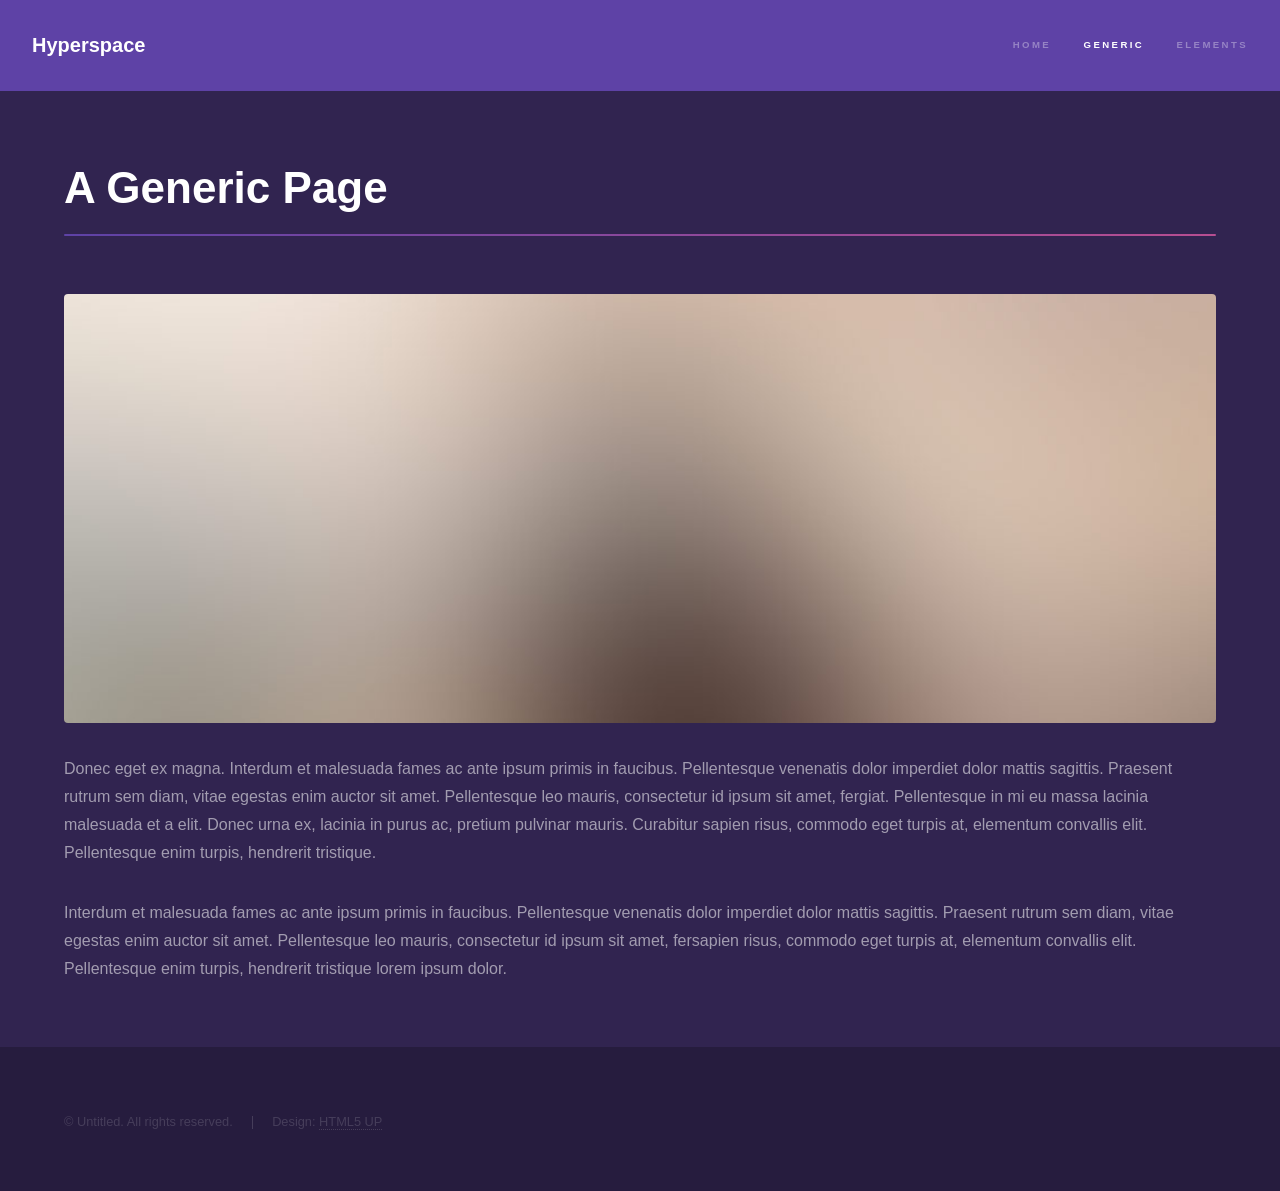
<file: generic.html>
<!DOCTYPE HTML>
<!--
	Hyperspace by HTML5 UP
	html5up.net | @ajlkn
	Free for personal and commercial use under the CCA 3.0 license (html5up.net/license)
-->
<html>
	<head>
		<title>Generic - Hyperspace by HTML5 UP</title>
		<meta charset="utf-8" />
		<meta name="viewport" content="width=device-width, initial-scale=1, user-scalable=no" />
		<link rel="stylesheet" href="assets/css/main.css" />
		<noscript><link rel="stylesheet" href="assets/css/noscript.css" /></noscript>
	</head>
	<body class="is-preload">

		<!-- Header -->
			<header id="header">
				<a href="index.html" class="title">Hyperspace</a>
				<nav>
					<ul>
						<li><a href="index.html">Home</a></li>
						<li><a href="generic.html" class="active">Generic</a></li>
						<li><a href="elements.html">Elements</a></li>
					</ul>
				</nav>
			</header>

		<!-- Wrapper -->
			<div id="wrapper">

				<!-- Main -->
					<section id="main" class="wrapper">
						<div class="inner">
							<h1 class="major">A Generic Page</h1>
							<span class="image fit"><img src="images/pic04.jpg" alt="" /></span>
							<p>Donec eget ex magna. Interdum et malesuada fames ac ante ipsum primis in faucibus. Pellentesque venenatis dolor imperdiet dolor mattis sagittis. Praesent rutrum sem diam, vitae egestas enim auctor sit amet. Pellentesque leo mauris, consectetur id ipsum sit amet, fergiat. Pellentesque in mi eu massa lacinia malesuada et a elit. Donec urna ex, lacinia in purus ac, pretium pulvinar mauris. Curabitur sapien risus, commodo eget turpis at, elementum convallis elit. Pellentesque enim turpis, hendrerit tristique.</p>
							<p>Interdum et malesuada fames ac ante ipsum primis in faucibus. Pellentesque venenatis dolor imperdiet dolor mattis sagittis. Praesent rutrum sem diam, vitae egestas enim auctor sit amet. Pellentesque leo mauris, consectetur id ipsum sit amet, fersapien risus, commodo eget turpis at, elementum convallis elit. Pellentesque enim turpis, hendrerit tristique lorem ipsum dolor.</p>
						</div>
					</section>

			</div>

		<!-- Footer -->
			<footer id="footer" class="wrapper alt">
				<div class="inner">
					<ul class="menu">
						<li>&copy; Untitled. All rights reserved.</li><li>Design: <a href="http://html5up.net">HTML5 UP</a></li>
					</ul>
				</div>
			</footer>

		<!-- Scripts -->
			<script src="assets/js/jquery.min.js"></script>
			<script src="assets/js/jquery.scrollex.min.js"></script>
			<script src="assets/js/jquery.scrolly.min.js"></script>
			<script src="assets/js/browser.min.js"></script>
			<script src="assets/js/breakpoints.min.js"></script>
			<script src="assets/js/util.js"></script>
			<script src="assets/js/main.js"></script>

	</body>
</html>
</file>
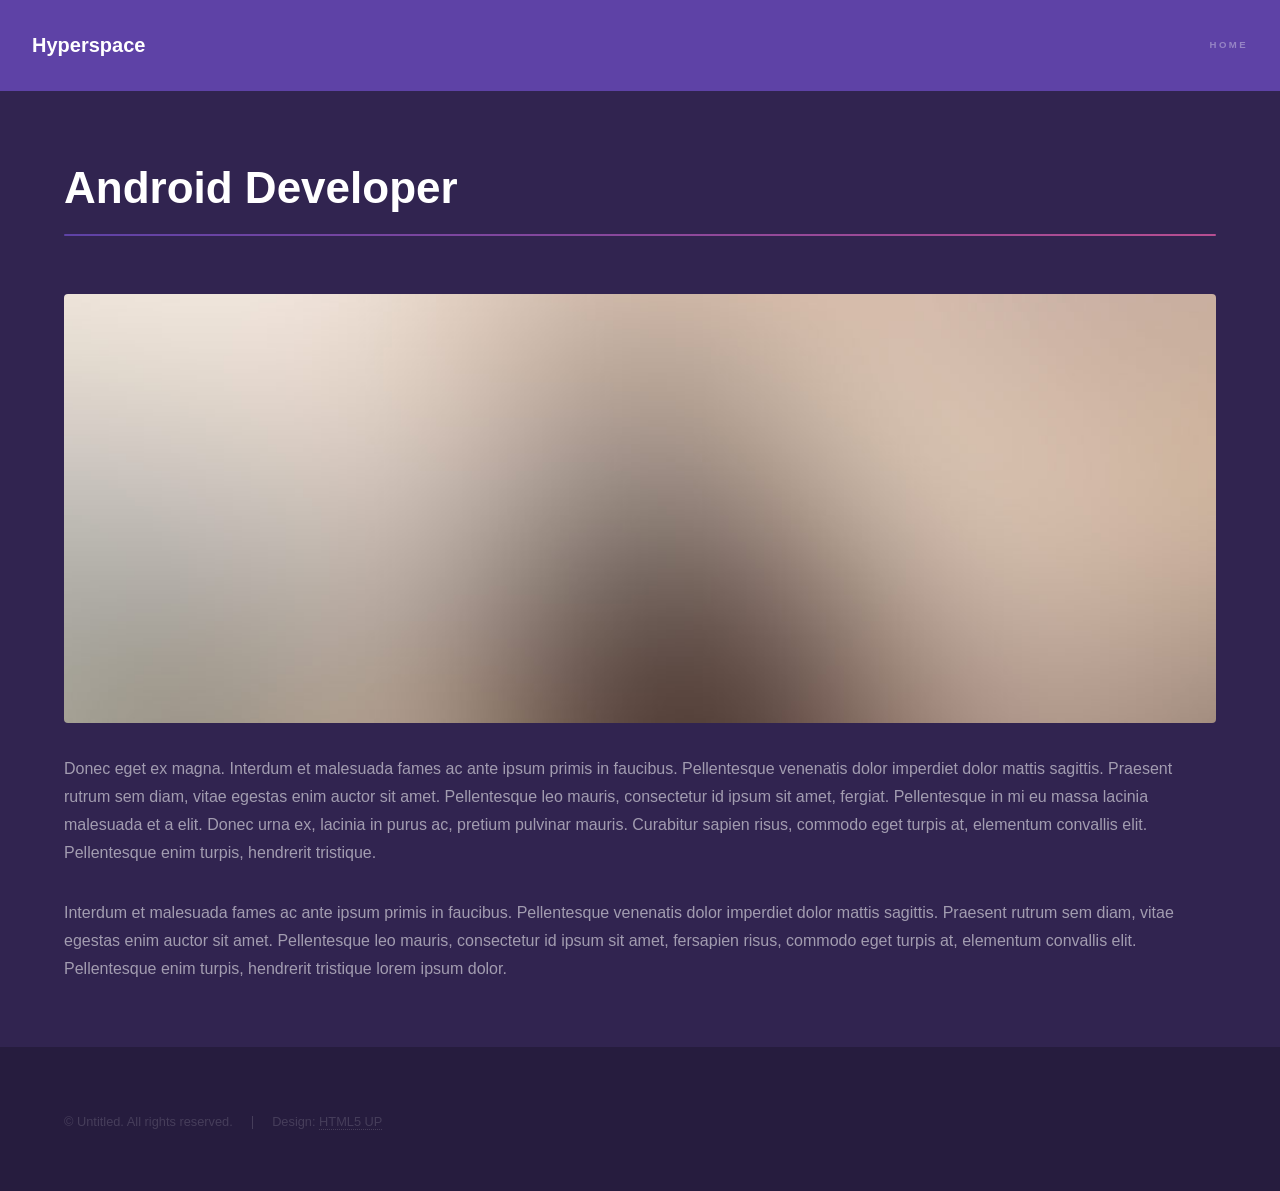
<file: mobile_dev.html>
<!DOCTYPE HTML>
<html>
	<head>
		<title>Mobile Developer</title>
		<meta charset="utf-8" />
		<meta name="viewport" content="width=device-width, initial-scale=1, user-scalable=no" />
		<link rel="stylesheet" href="assets/css/main.css" />
		<noscript><link rel="stylesheet" href="assets/css/noscript.css" /></noscript>
	</head>
	<body class="is-preload">

		<!-- Header -->
			<header id="header">
				<a href="index.html" class="title">Hyperspace</a>
				<nav>
					<ul>
						<li><a href="index.html">Home</a></li>
						<!-- <li><a href="generic.html" class="active">Generic</a></li>
						<li><a href="elements.html">Elements</a></li> -->
					</ul>
				</nav>
			</header>

		<!-- Wrapper -->
			<div id="wrapper">

				<!-- Main -->
					<section id="main" class="wrapper">
						<div class="inner">
							<h1 class="major">Android Developer</h1>
							<span class="image fit"><img src="images/pic04.jpg" alt="" /></span>
							<p>Donec eget ex magna. Interdum et malesuada fames ac ante ipsum primis in faucibus. Pellentesque venenatis dolor imperdiet dolor mattis sagittis. Praesent rutrum sem diam, vitae egestas enim auctor sit amet. Pellentesque leo mauris, consectetur id ipsum sit amet, fergiat. Pellentesque in mi eu massa lacinia malesuada et a elit. Donec urna ex, lacinia in purus ac, pretium pulvinar mauris. Curabitur sapien risus, commodo eget turpis at, elementum convallis elit. Pellentesque enim turpis, hendrerit tristique.</p>
							<p>Interdum et malesuada fames ac ante ipsum primis in faucibus. Pellentesque venenatis dolor imperdiet dolor mattis sagittis. Praesent rutrum sem diam, vitae egestas enim auctor sit amet. Pellentesque leo mauris, consectetur id ipsum sit amet, fersapien risus, commodo eget turpis at, elementum convallis elit. Pellentesque enim turpis, hendrerit tristique lorem ipsum dolor.</p>
						</div>
					</section>

			</div>

		<!-- Footer -->
			<footer id="footer" class="wrapper alt">
				<div class="inner">
					<ul class="menu">
						<li>&copy; Untitled. All rights reserved.</li><li>Design: <a href="http://html5up.net">HTML5 UP</a></li>
					</ul>
				</div>
			</footer>

		<!-- Scripts -->
			<script src="assets/js/jquery.min.js"></script>
			<script src="assets/js/jquery.scrollex.min.js"></script>
			<script src="assets/js/jquery.scrolly.min.js"></script>
			<script src="assets/js/browser.min.js"></script>
			<script src="assets/js/breakpoints.min.js"></script>
			<script src="assets/js/util.js"></script>
			<script src="assets/js/main.js"></script>

	</body>
</html>
</file>
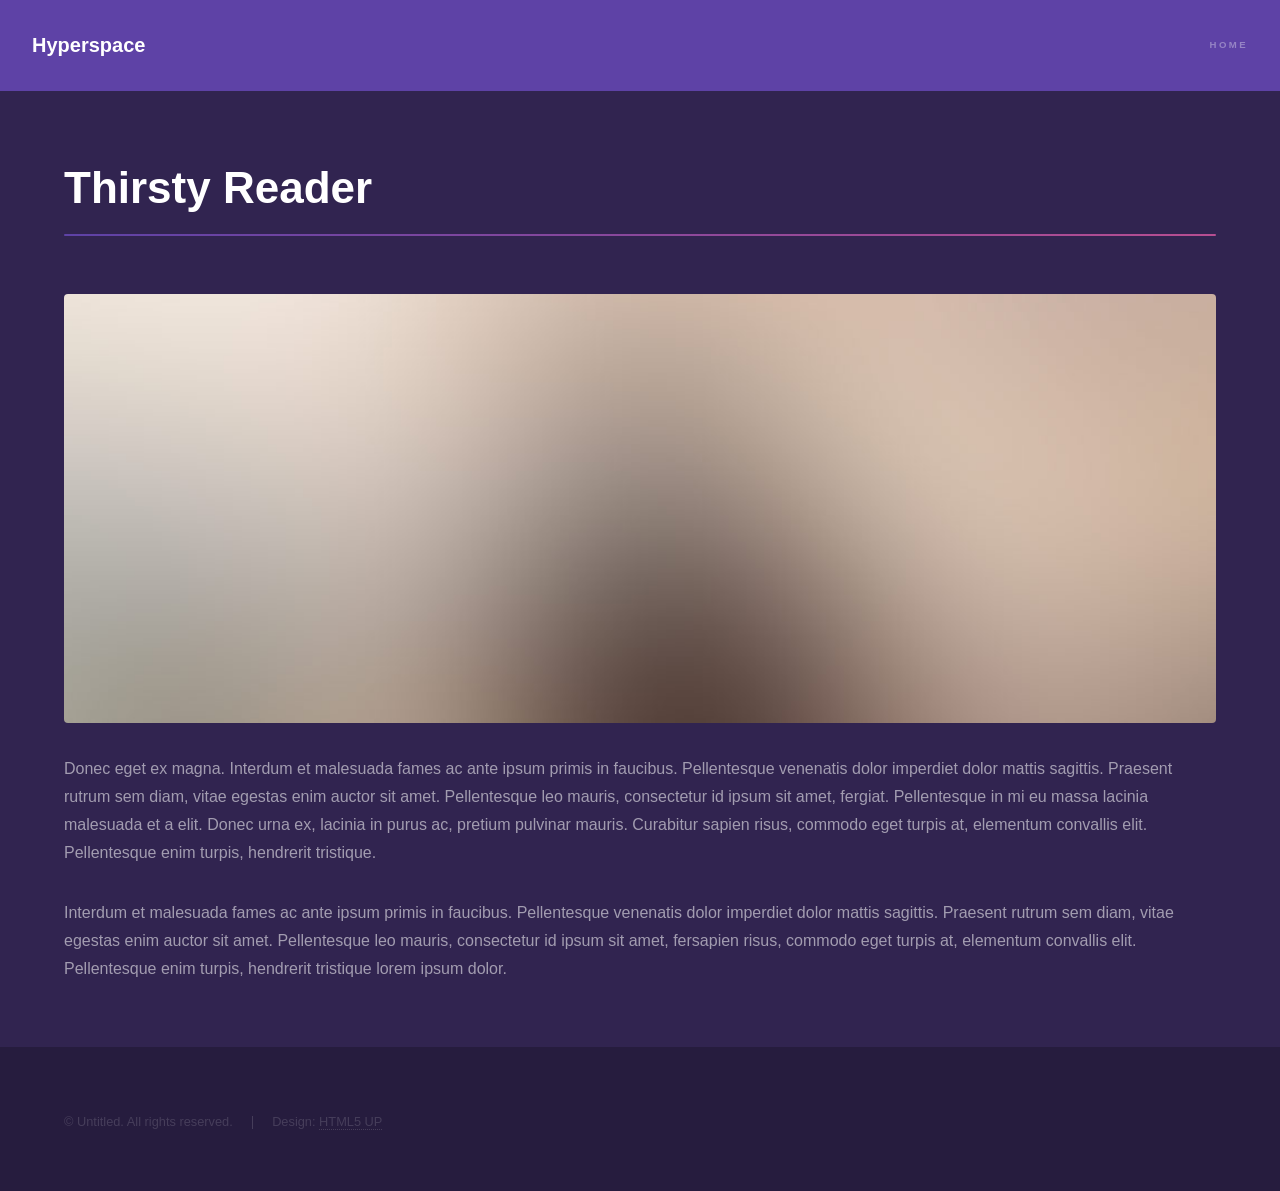
<file: reader.html>
<!DOCTYPE HTML>
<html>
	<head>
		<title>Thirsty Reader</title>
		<meta charset="utf-8" />
		<meta name="viewport" content="width=device-width, initial-scale=1, user-scalable=no" />
		<link rel="stylesheet" href="assets/css/main.css" />
		<noscript><link rel="stylesheet" href="assets/css/noscript.css" /></noscript>
	</head>
	<body class="is-preload">

		<!-- Header -->
			<header id="header">
				<a href="index.html" class="title">Hyperspace</a>
				<nav>
					<ul>
						<li><a href="index.html">Home</a></li>
						<!-- <li><a href="generic.html" class="active">Generic</a></li> -->
						<!-- <li><a href="elements.html">Elements</a></li> -->
					</ul>
				</nav>
			</header>

		<!-- Wrapper -->
			<div id="wrapper">

				<!-- Main -->
					<section id="main" class="wrapper">
						<div class="inner">
							<h1 class="major">Thirsty Reader</h1>
							<span class="image fit"><img src="images/pic04.jpg" alt="" /></span>
							<p>Donec eget ex magna. Interdum et malesuada fames ac ante ipsum primis in faucibus. Pellentesque venenatis dolor imperdiet dolor mattis sagittis. Praesent rutrum sem diam, vitae egestas enim auctor sit amet. Pellentesque leo mauris, consectetur id ipsum sit amet, fergiat. Pellentesque in mi eu massa lacinia malesuada et a elit. Donec urna ex, lacinia in purus ac, pretium pulvinar mauris. Curabitur sapien risus, commodo eget turpis at, elementum convallis elit. Pellentesque enim turpis, hendrerit tristique.</p>
							<p>Interdum et malesuada fames ac ante ipsum primis in faucibus. Pellentesque venenatis dolor imperdiet dolor mattis sagittis. Praesent rutrum sem diam, vitae egestas enim auctor sit amet. Pellentesque leo mauris, consectetur id ipsum sit amet, fersapien risus, commodo eget turpis at, elementum convallis elit. Pellentesque enim turpis, hendrerit tristique lorem ipsum dolor.</p>
						</div>
					</section>

			</div>

		<!-- Footer -->
			<footer id="footer" class="wrapper alt">
				<div class="inner">
					<ul class="menu">
						<li>&copy; Untitled. All rights reserved.</li><li>Design: <a href="http://html5up.net">HTML5 UP</a></li>
					</ul>
				</div>
			</footer>

		<!-- Scripts -->
			<script src="assets/js/jquery.min.js"></script>
			<script src="assets/js/jquery.scrollex.min.js"></script>
			<script src="assets/js/jquery.scrolly.min.js"></script>
			<script src="assets/js/browser.min.js"></script>
			<script src="assets/js/breakpoints.min.js"></script>
			<script src="assets/js/util.js"></script>
			<script src="assets/js/main.js"></script>

	</body>
</html>
</file>
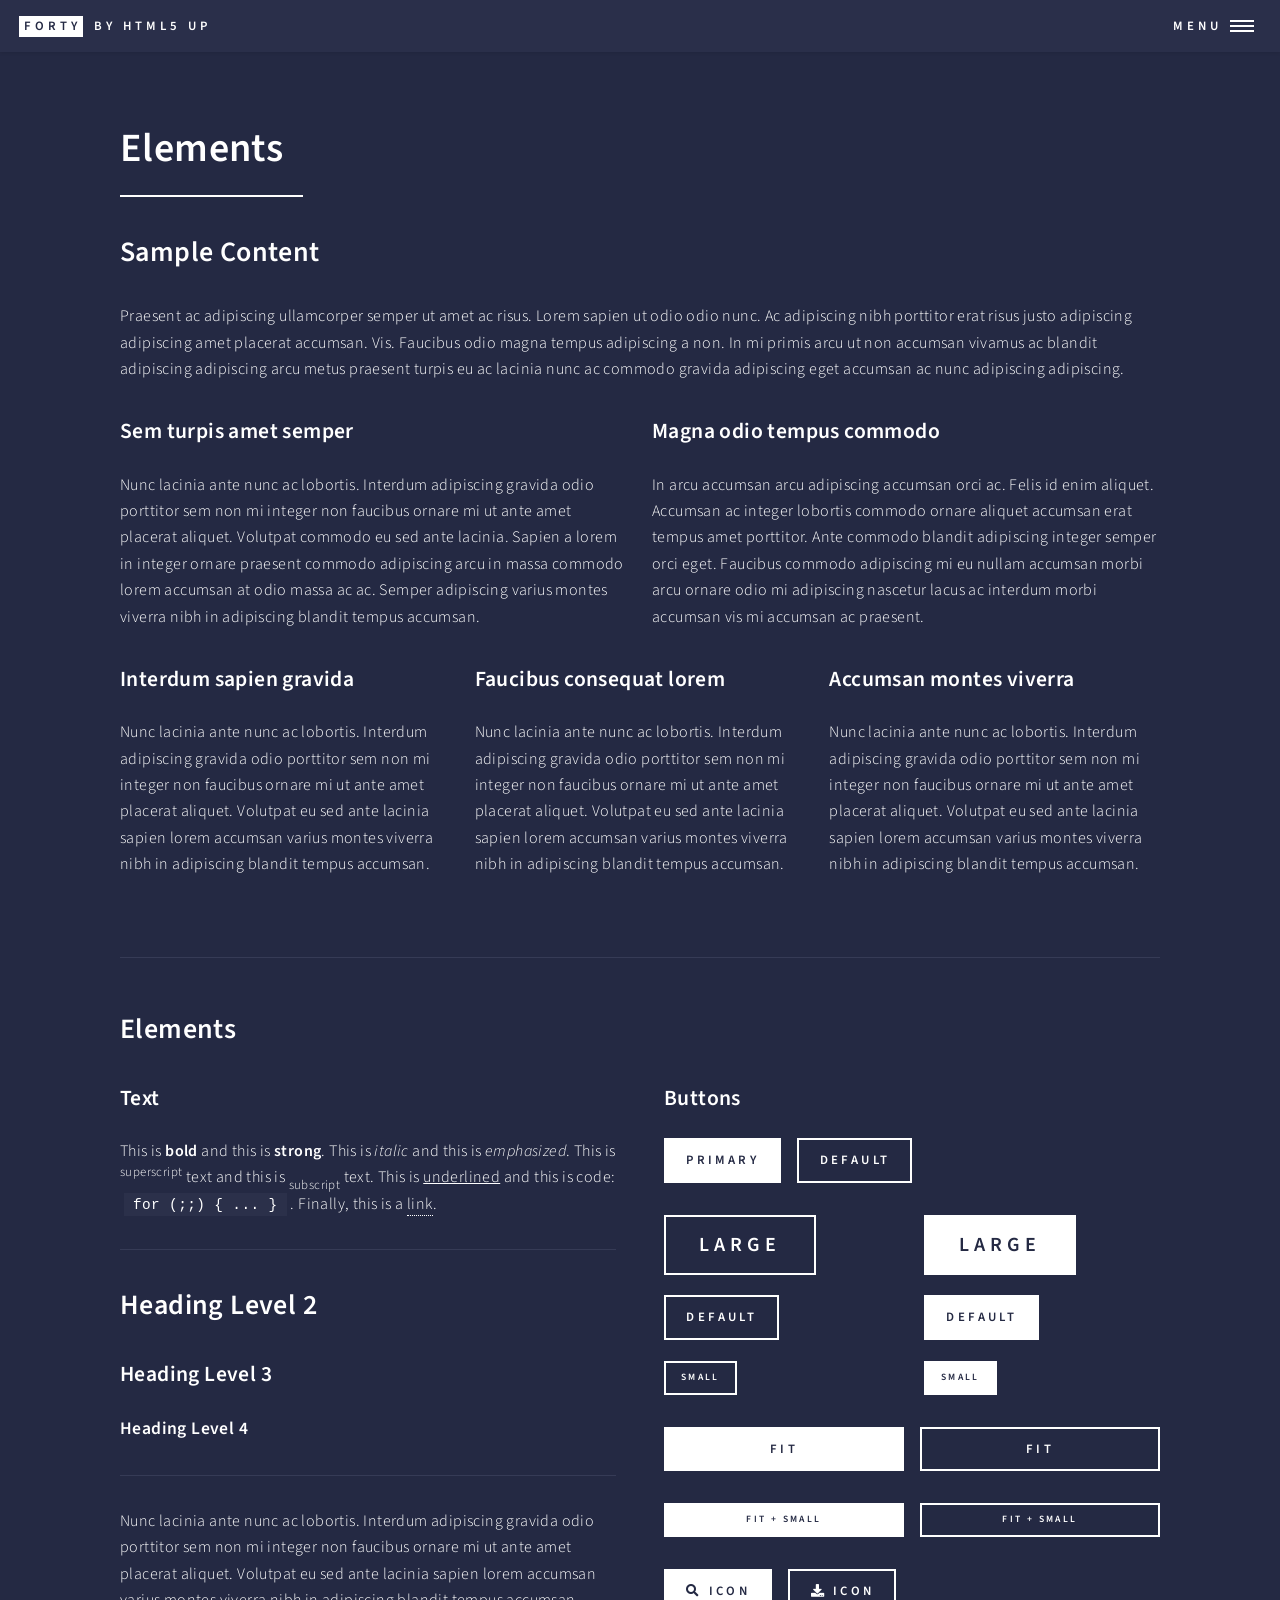
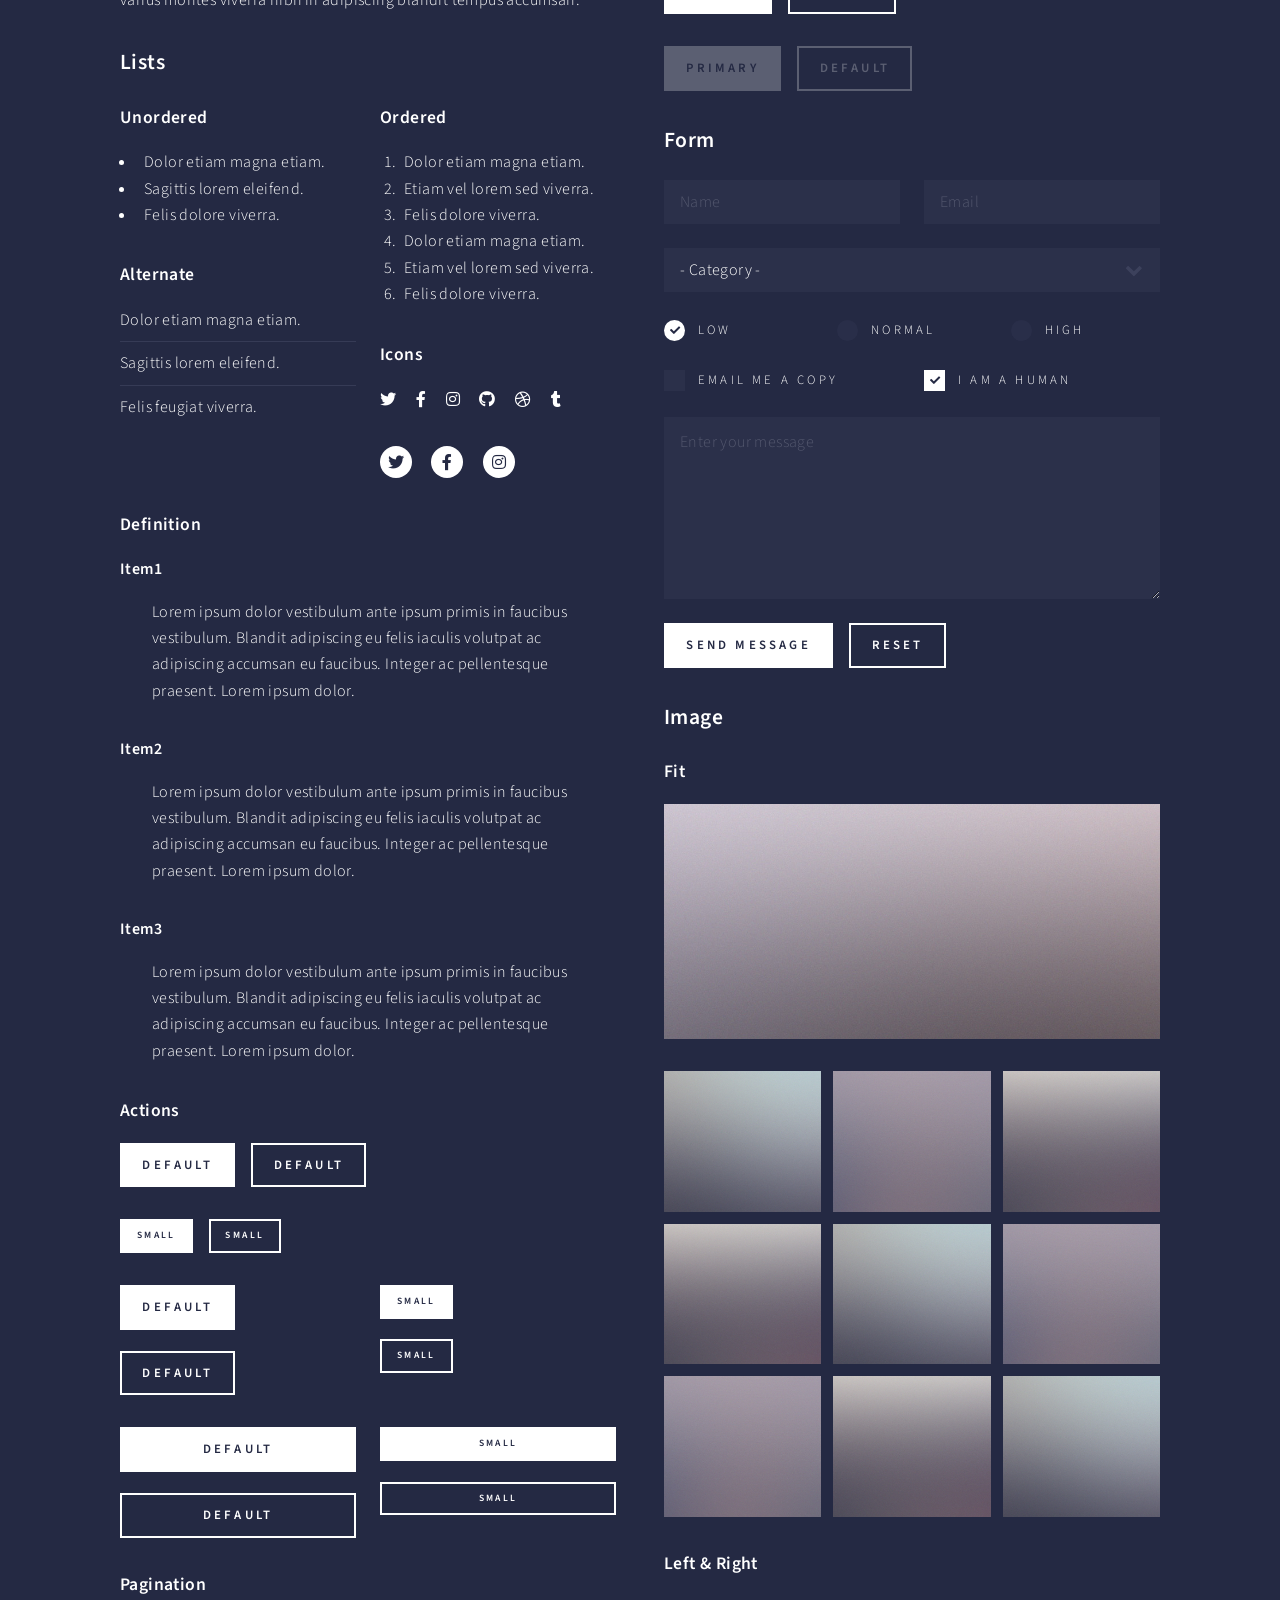
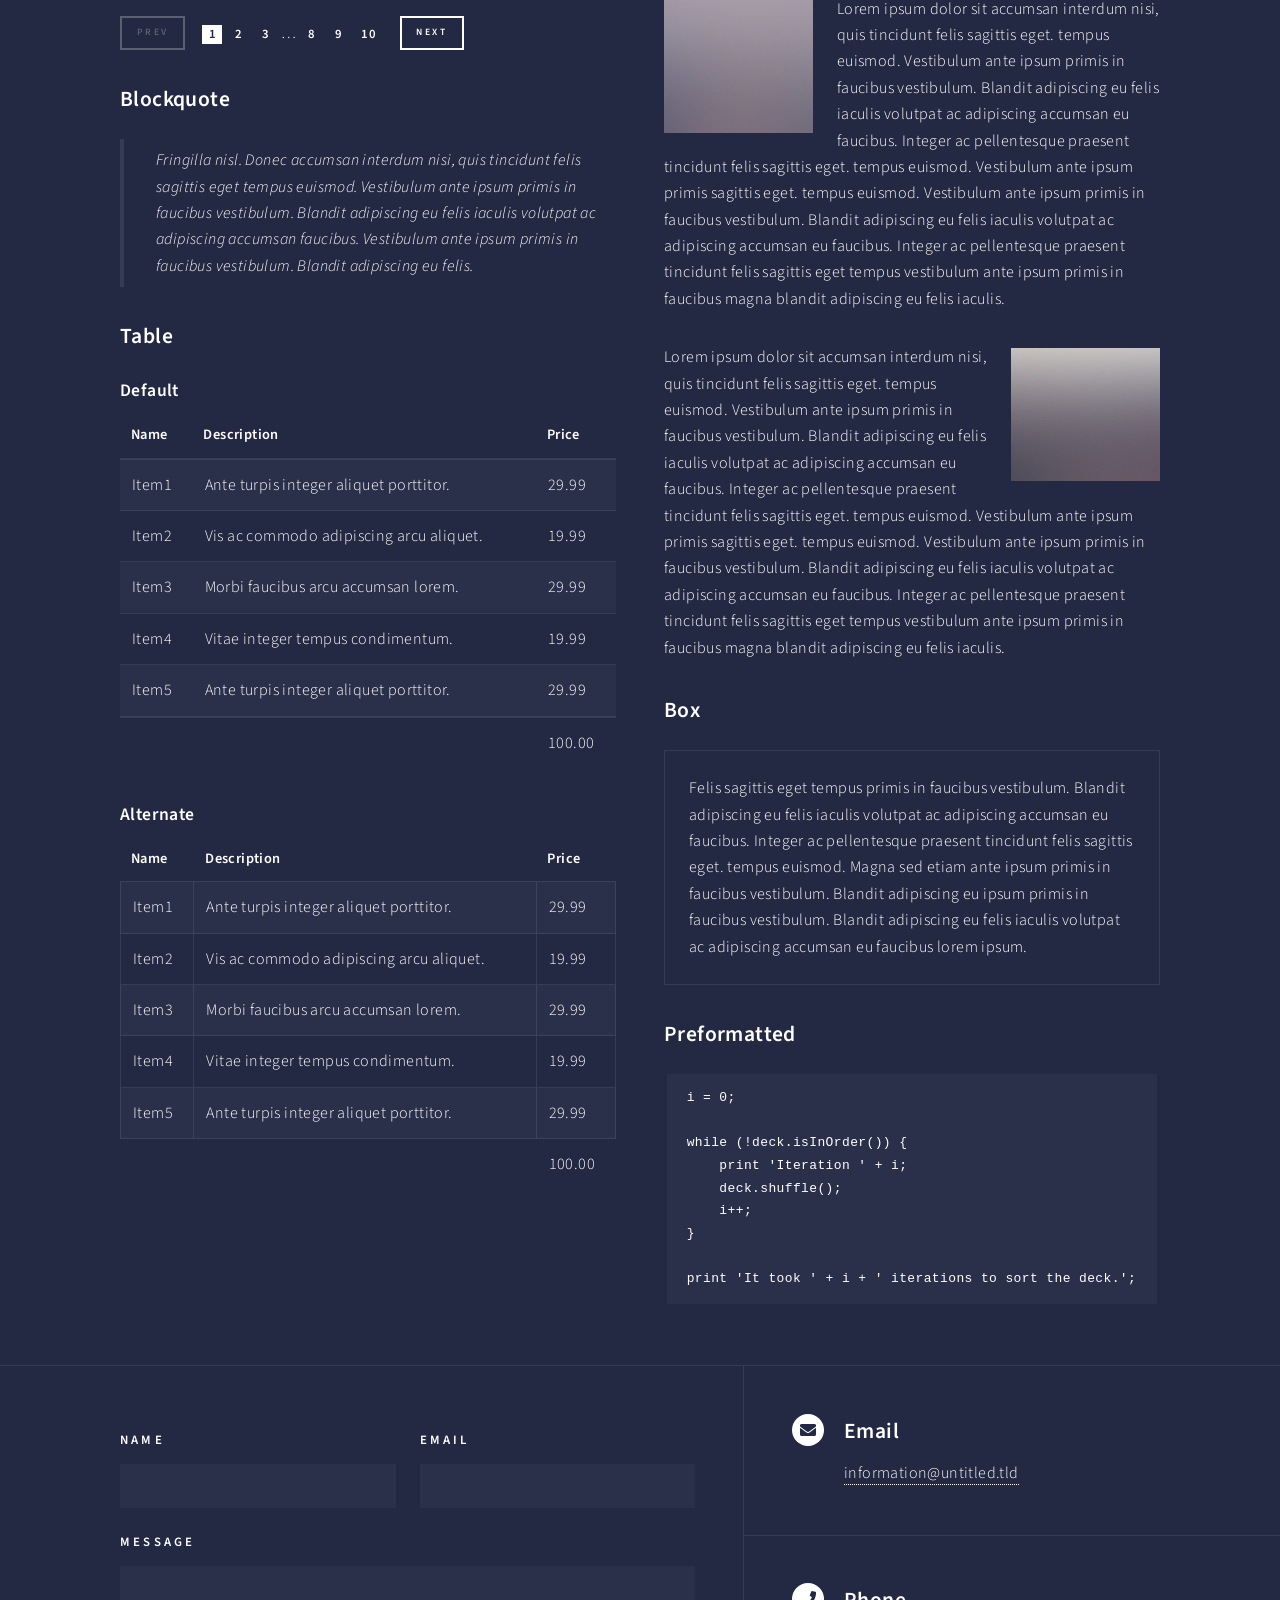
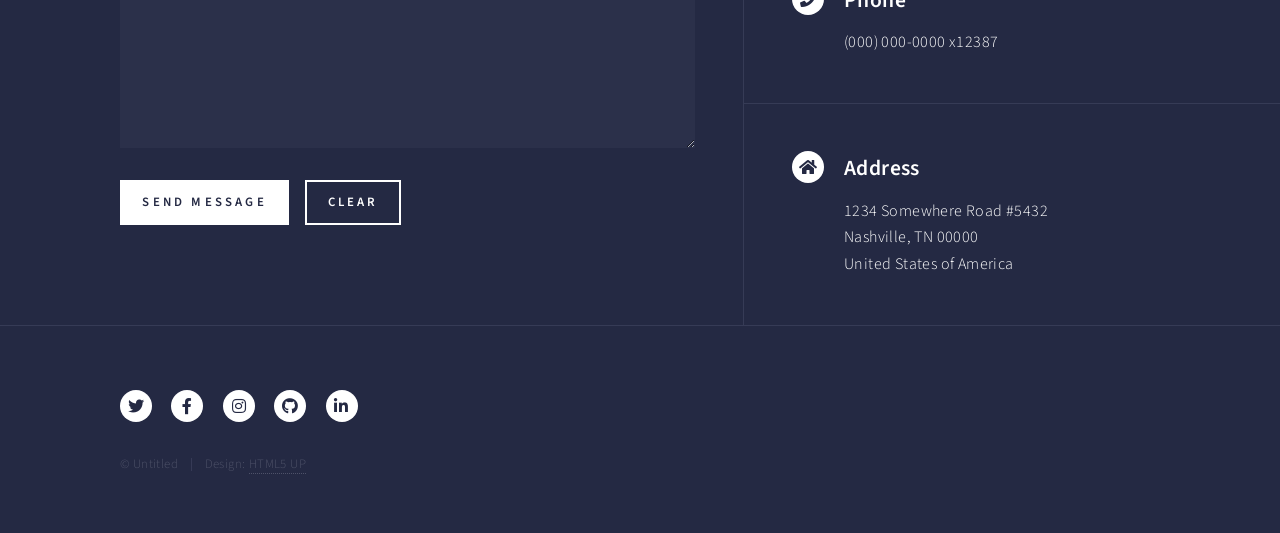
<file: html5up-forty/elements.html>
<!DOCTYPE HTML>
<!--
	Forty by HTML5 UP
	html5up.net | @ajlkn
	Free for personal and commercial use under the CCA 3.0 license (html5up.net/license)
-->
<html>
	<head>
		<title>Elements - Forty by HTML5 UP</title>
		<meta charset="utf-8" />
		<meta name="viewport" content="width=device-width, initial-scale=1, user-scalable=no" />
		<link rel="stylesheet" href="assets/css/main.css" />
		<noscript><link rel="stylesheet" href="assets/css/noscript.css" /></noscript>
	</head>
	<body class="is-preload">

		<!-- Wrapper -->
			<div id="wrapper">

				<!-- Header -->
					<header id="header">
						<a href="index.html" class="logo"><strong>Forty</strong> <span>by HTML5 UP</span></a>
						<nav>
							<a href="#menu">Menu</a>
						</nav>
					</header>

				<!-- Menu -->
					<nav id="menu">
						<ul class="links">
							<li><a href="index.html">Home</a></li>
							<li><a href="landing.html">Landing</a></li>
							<li><a href="generic.html">Generic</a></li>
							<li><a href="elements.html">Elements</a></li>
						</ul>
						<ul class="actions stacked">
							<li><a href="#" class="button primary fit">Get Started</a></li>
							<li><a href="#" class="button fit">Log In</a></li>
						</ul>
					</nav>

				<!-- Main -->
					<div id="main" class="alt">

						<!-- One -->
							<section id="one">
								<div class="inner">
									<header class="major">
										<h1>Elements</h1>
									</header>

									<!-- Content -->
										<h2 id="content">Sample Content</h2>
										<p>Praesent ac adipiscing ullamcorper semper ut amet ac risus. Lorem sapien ut odio odio nunc. Ac adipiscing nibh porttitor erat risus justo adipiscing adipiscing amet placerat accumsan. Vis. Faucibus odio magna tempus adipiscing a non. In mi primis arcu ut non accumsan vivamus ac blandit adipiscing adipiscing arcu metus praesent turpis eu ac lacinia nunc ac commodo gravida adipiscing eget accumsan ac nunc adipiscing adipiscing.</p>
										<div class="row">
											<div class="col-6 col-12-small">
												<h3>Sem turpis amet semper</h3>
												<p>Nunc lacinia ante nunc ac lobortis. Interdum adipiscing gravida odio porttitor sem non mi integer non faucibus ornare mi ut ante amet placerat aliquet. Volutpat commodo eu sed ante lacinia. Sapien a lorem in integer ornare praesent commodo adipiscing arcu in massa commodo lorem accumsan at odio massa ac ac. Semper adipiscing varius montes viverra nibh in adipiscing blandit tempus accumsan.</p>
											</div>
											<div class="col-6 col-12-small">
												<h3>Magna odio tempus commodo</h3>
												<p>In arcu accumsan arcu adipiscing accumsan orci ac. Felis id enim aliquet. Accumsan ac integer lobortis commodo ornare aliquet accumsan erat tempus amet porttitor. Ante commodo blandit adipiscing integer semper orci eget. Faucibus commodo adipiscing mi eu nullam accumsan morbi arcu ornare odio mi adipiscing nascetur lacus ac interdum morbi accumsan vis mi accumsan ac praesent.</p>
											</div>
											<!-- Break -->
											<div class="col-4 col-12-medium">
												<h3>Interdum sapien gravida</h3>
												<p>Nunc lacinia ante nunc ac lobortis. Interdum adipiscing gravida odio porttitor sem non mi integer non faucibus ornare mi ut ante amet placerat aliquet. Volutpat eu sed ante lacinia sapien lorem accumsan varius montes viverra nibh in adipiscing blandit tempus accumsan.</p>
											</div>
											<div class="col-4 col-12-medium">
												<h3>Faucibus consequat lorem</h3>
												<p>Nunc lacinia ante nunc ac lobortis. Interdum adipiscing gravida odio porttitor sem non mi integer non faucibus ornare mi ut ante amet placerat aliquet. Volutpat eu sed ante lacinia sapien lorem accumsan varius montes viverra nibh in adipiscing blandit tempus accumsan.</p>
											</div>
											<div class="col-4 col-12-medium">
												<h3>Accumsan montes viverra</h3>
												<p>Nunc lacinia ante nunc ac lobortis. Interdum adipiscing gravida odio porttitor sem non mi integer non faucibus ornare mi ut ante amet placerat aliquet. Volutpat eu sed ante lacinia sapien lorem accumsan varius montes viverra nibh in adipiscing blandit tempus accumsan.</p>
											</div>
										</div>

									<hr class="major" />

									<!-- Elements -->
										<h2 id="elements">Elements</h2>
										<div class="row gtr-200">
											<div class="col-6 col-12-medium">

												<!-- Text stuff -->
													<h3>Text</h3>
													<p>This is <b>bold</b> and this is <strong>strong</strong>. This is <i>italic</i> and this is <em>emphasized</em>.
													This is <sup>superscript</sup> text and this is <sub>subscript</sub> text.
													This is <u>underlined</u> and this is code: <code>for (;;) { ... }</code>.
													Finally, this is a <a href="#">link</a>.</p>
													<hr />
													<h2>Heading Level 2</h2>
													<h3>Heading Level 3</h3>
													<h4>Heading Level 4</h4>
													<hr />
													<p>Nunc lacinia ante nunc ac lobortis. Interdum adipiscing gravida odio porttitor sem non mi integer non faucibus ornare mi ut ante amet placerat aliquet. Volutpat eu sed ante lacinia sapien lorem accumsan varius montes viverra nibh in adipiscing blandit tempus accumsan.</p>

												<!-- Lists -->
													<h3>Lists</h3>
													<div class="row">
														<div class="col-6 col-12-small">

															<h4>Unordered</h4>
															<ul>
																<li>Dolor etiam magna etiam.</li>
																<li>Sagittis lorem eleifend.</li>
																<li>Felis dolore viverra.</li>
															</ul>

															<h4>Alternate</h4>
															<ul class="alt">
																<li>Dolor etiam magna etiam.</li>
																<li>Sagittis lorem eleifend.</li>
																<li>Felis feugiat viverra.</li>
															</ul>

														</div>
														<div class="col-6 col-12-small">

															<h4>Ordered</h4>
															<ol>
																<li>Dolor etiam magna etiam.</li>
																<li>Etiam vel lorem sed viverra.</li>
																<li>Felis dolore viverra.</li>
																<li>Dolor etiam magna etiam.</li>
																<li>Etiam vel lorem sed viverra.</li>
																<li>Felis dolore viverra.</li>
															</ol>

															<h4>Icons</h4>
															<ul class="icons">
																<li><a href="#" class="icon brands fa-twitter"><span class="label">Twitter</span></a></li>
																<li><a href="#" class="icon brands fa-facebook-f"><span class="label">Facebook</span></a></li>
																<li><a href="#" class="icon brands fa-instagram"><span class="label">Instagram</span></a></li>
																<li><a href="#" class="icon brands fa-github"><span class="label">Github</span></a></li>
																<li><a href="#" class="icon brands fa-dribbble"><span class="label">Dribbble</span></a></li>
																<li><a href="#" class="icon brands fa-tumblr"><span class="label">Tumblr</span></a></li>
															</ul>
															<ul class="icons">
																<li><a href="#" class="icon brands alt fa-twitter"><span class="label">Twitter</span></a></li>
																<li><a href="#" class="icon brands alt fa-facebook-f"><span class="label">Facebook</span></a></li>
																<li><a href="#" class="icon brands alt fa-instagram"><span class="label">Instagram</span></a></li>
															</ul>

														</div>
													</div>
													<h4>Definition</h4>
													<dl>
														<dt>Item1</dt>
														<dd>
															<p>Lorem ipsum dolor vestibulum ante ipsum primis in faucibus vestibulum. Blandit adipiscing eu felis iaculis volutpat ac adipiscing accumsan eu faucibus. Integer ac pellentesque praesent. Lorem ipsum dolor.</p>
														</dd>
														<dt>Item2</dt>
														<dd>
															<p>Lorem ipsum dolor vestibulum ante ipsum primis in faucibus vestibulum. Blandit adipiscing eu felis iaculis volutpat ac adipiscing accumsan eu faucibus. Integer ac pellentesque praesent. Lorem ipsum dolor.</p>
														</dd>
														<dt>Item3</dt>
														<dd>
															<p>Lorem ipsum dolor vestibulum ante ipsum primis in faucibus vestibulum. Blandit adipiscing eu felis iaculis volutpat ac adipiscing accumsan eu faucibus. Integer ac pellentesque praesent. Lorem ipsum dolor.</p>
														</dd>
													</dl>

													<h4>Actions</h4>
													<ul class="actions">
														<li><a href="#" class="button primary">Default</a></li>
														<li><a href="#" class="button">Default</a></li>
													</ul>
													<ul class="actions small">
														<li><a href="#" class="button primary small">Small</a></li>
														<li><a href="#" class="button small">Small</a></li>
													</ul>
													<div class="row">
														<div class="col-6 col-12-small">
															<ul class="actions stacked">
																<li><a href="#" class="button primary">Default</a></li>
																<li><a href="#" class="button">Default</a></li>
															</ul>
														</div>
														<div class="col-6 col-12-small">
															<ul class="actions stacked">
																<li><a href="#" class="button primary small">Small</a></li>
																<li><a href="#" class="button small">Small</a></li>
															</ul>
														</div>
														<div class="col-6 col-12-small">
															<ul class="actions stacked">
																<li><a href="#" class="button primary fit">Default</a></li>
																<li><a href="#" class="button fit">Default</a></li>
															</ul>
														</div>
														<div class="col-6 col-12-small">
															<ul class="actions stacked">
																<li><a href="#" class="button primary small fit">Small</a></li>
																<li><a href="#" class="button small fit">Small</a></li>
															</ul>
														</div>
													</div>

													<h4>Pagination</h4>
													<ul class="pagination">
														<li><span class="button small disabled">Prev</span></li>
														<li><a href="#" class="page active">1</a></li>
														<li><a href="#" class="page">2</a></li>
														<li><a href="#" class="page">3</a></li>
														<li><span>&hellip;</span></li>
														<li><a href="#" class="page">8</a></li>
														<li><a href="#" class="page">9</a></li>
														<li><a href="#" class="page">10</a></li>
														<li><a href="#" class="button small">Next</a></li>
													</ul>

												<!-- Blockquote -->
													<h3>Blockquote</h3>
													<blockquote>Fringilla nisl. Donec accumsan interdum nisi, quis tincidunt felis sagittis eget tempus euismod. Vestibulum ante ipsum primis in faucibus vestibulum. Blandit adipiscing eu felis iaculis volutpat ac adipiscing accumsan faucibus. Vestibulum ante ipsum primis in faucibus vestibulum. Blandit adipiscing eu felis.</blockquote>

												<!-- Table -->
													<h3>Table</h3>

													<h4>Default</h4>
													<div class="table-wrapper">
														<table>
															<thead>
																<tr>
																	<th>Name</th>
																	<th>Description</th>
																	<th>Price</th>
																</tr>
															</thead>
															<tbody>
																<tr>
																	<td>Item1</td>
																	<td>Ante turpis integer aliquet porttitor.</td>
																	<td>29.99</td>
																</tr>
																<tr>
																	<td>Item2</td>
																	<td>Vis ac commodo adipiscing arcu aliquet.</td>
																	<td>19.99</td>
																</tr>
																<tr>
																	<td>Item3</td>
																	<td> Morbi faucibus arcu accumsan lorem.</td>
																	<td>29.99</td>
																</tr>
																<tr>
																	<td>Item4</td>
																	<td>Vitae integer tempus condimentum.</td>
																	<td>19.99</td>
																</tr>
																<tr>
																	<td>Item5</td>
																	<td>Ante turpis integer aliquet porttitor.</td>
																	<td>29.99</td>
																</tr>
															</tbody>
															<tfoot>
																<tr>
																	<td colspan="2"></td>
																	<td>100.00</td>
																</tr>
															</tfoot>
														</table>
													</div>

													<h4>Alternate</h4>
													<div class="table-wrapper">
														<table class="alt">
															<thead>
																<tr>
																	<th>Name</th>
																	<th>Description</th>
																	<th>Price</th>
																</tr>
															</thead>
															<tbody>
																<tr>
																	<td>Item1</td>
																	<td>Ante turpis integer aliquet porttitor.</td>
																	<td>29.99</td>
																</tr>
																<tr>
																	<td>Item2</td>
																	<td>Vis ac commodo adipiscing arcu aliquet.</td>
																	<td>19.99</td>
																</tr>
																<tr>
																	<td>Item3</td>
																	<td> Morbi faucibus arcu accumsan lorem.</td>
																	<td>29.99</td>
																</tr>
																<tr>
																	<td>Item4</td>
																	<td>Vitae integer tempus condimentum.</td>
																	<td>19.99</td>
																</tr>
																<tr>
																	<td>Item5</td>
																	<td>Ante turpis integer aliquet porttitor.</td>
																	<td>29.99</td>
																</tr>
															</tbody>
															<tfoot>
																<tr>
																	<td colspan="2"></td>
																	<td>100.00</td>
																</tr>
															</tfoot>
														</table>
													</div>

											</div>
											<div class="col-6 col-12-medium">

												<!-- Buttons -->
													<h3>Buttons</h3>
													<ul class="actions">
														<li><a href="#" class="button primary">Primary</a></li>
														<li><a href="#" class="button">Default</a></li>
													</ul>
													<div class="row">
														<div class="col-6 col-12-xsmall">
															<ul class="actions stacked">
																<li><a href="#" class="button large">Large</a></li>
																<li><a href="#" class="button">Default</a></li>
																<li><a href="#" class="button small">Small</a></li>
															</ul>
														</div>
														<div class="col-6 col-12-xsmall">
															<ul class="actions stacked">
																<li><a href="#" class="button primary large">Large</a></li>
																<li><a href="#" class="button primary">Default</a></li>
																<li><a href="#" class="button primary small">Small</a></li>
															</ul>
														</div>
													</div>
													<ul class="actions fit">
														<li><a href="#" class="button primary fit">Fit</a></li>
														<li><a href="#" class="button fit">Fit</a></li>
													</ul>
													<ul class="actions fit small">
														<li><a href="#" class="button primary fit small">Fit + Small</a></li>
														<li><a href="#" class="button fit small">Fit + Small</a></li>
													</ul>
													<ul class="actions">
														<li><a href="#" class="button primary icon solid fa-search">Icon</a></li>
														<li><a href="#" class="button icon solid fa-download">Icon</a></li>
													</ul>
													<ul class="actions">
														<li><span class="button primary disabled">Primary</span></li>
														<li><span class="button disabled">Default</span></li>
													</ul>

												<!-- Form -->
													<h3>Form</h3>

													<form method="post" action="#">
														<div class="row gtr-uniform">
															<div class="col-6 col-12-xsmall">
																<input type="text" name="demo-name" id="demo-name" value="" placeholder="Name" />
															</div>
															<div class="col-6 col-12-xsmall">
																<input type="email" name="demo-email" id="demo-email" value="" placeholder="Email" />
															</div>
															<!-- Break -->
															<div class="col-12">
																<select name="demo-category" id="demo-category">
																	<option value="">- Category -</option>
																	<option value="1">Manufacturing</option>
																	<option value="1">Shipping</option>
																	<option value="1">Administration</option>
																	<option value="1">Human Resources</option>
																</select>
															</div>
															<!-- Break -->
															<div class="col-4 col-12-small">
																<input type="radio" id="demo-priority-low" name="demo-priority" checked>
																<label for="demo-priority-low">Low</label>
															</div>
															<div class="col-4 col-12-small">
																<input type="radio" id="demo-priority-normal" name="demo-priority">
																<label for="demo-priority-normal">Normal</label>
															</div>
															<div class="col-4 col-12-small">
																<input type="radio" id="demo-priority-high" name="demo-priority">
																<label for="demo-priority-high">High</label>
															</div>
															<!-- Break -->
															<div class="col-6 col-12-small">
																<input type="checkbox" id="demo-copy" name="demo-copy">
																<label for="demo-copy">Email me a copy</label>
															</div>
															<div class="col-6 col-12-small">
																<input type="checkbox" id="demo-human" name="demo-human" checked>
																<label for="demo-human">I am a human</label>
															</div>
															<!-- Break -->
															<div class="col-12">
																<textarea name="demo-message" id="demo-message" placeholder="Enter your message" rows="6"></textarea>
															</div>
															<!-- Break -->
															<div class="col-12">
																<ul class="actions">
																	<li><input type="submit" value="Send Message" class="primary" /></li>
																	<li><input type="reset" value="Reset" /></li>
																</ul>
															</div>
														</div>
													</form>

												<!-- Image -->
													<h3>Image</h3>

													<h4>Fit</h4>
													<span class="image fit"><img src="images/pic03.jpg" alt="" /></span>
													<div class="box alt">
														<div class="row gtr-50 gtr-uniform">
															<div class="col-4"><span class="image fit"><img src="images/pic08.jpg" alt="" /></span></div>
															<div class="col-4"><span class="image fit"><img src="images/pic09.jpg" alt="" /></span></div>
															<div class="col-4"><span class="image fit"><img src="images/pic10.jpg" alt="" /></span></div>
															<!-- Break -->
															<div class="col-4"><span class="image fit"><img src="images/pic10.jpg" alt="" /></span></div>
															<div class="col-4"><span class="image fit"><img src="images/pic08.jpg" alt="" /></span></div>
															<div class="col-4"><span class="image fit"><img src="images/pic09.jpg" alt="" /></span></div>
															<!-- Break -->
															<div class="col-4"><span class="image fit"><img src="images/pic09.jpg" alt="" /></span></div>
															<div class="col-4"><span class="image fit"><img src="images/pic10.jpg" alt="" /></span></div>
															<div class="col-4"><span class="image fit"><img src="images/pic08.jpg" alt="" /></span></div>
														</div>
													</div>

													<h4>Left &amp; Right</h4>
													<p><span class="image left"><img src="images/pic09.jpg" alt="" /></span>Lorem ipsum dolor sit accumsan interdum nisi, quis tincidunt felis sagittis eget. tempus euismod. Vestibulum ante ipsum primis in faucibus vestibulum. Blandit adipiscing eu felis iaculis volutpat ac adipiscing accumsan eu faucibus. Integer ac pellentesque praesent tincidunt felis sagittis eget. tempus euismod. Vestibulum ante ipsum primis sagittis eget. tempus euismod. Vestibulum ante ipsum primis in faucibus vestibulum. Blandit adipiscing eu felis iaculis volutpat ac adipiscing accumsan eu faucibus. Integer ac pellentesque praesent tincidunt felis sagittis eget tempus vestibulum ante ipsum primis in faucibus magna blandit adipiscing eu felis iaculis.</p>
													<p><span class="image right"><img src="images/pic10.jpg" alt="" /></span>Lorem ipsum dolor sit accumsan interdum nisi, quis tincidunt felis sagittis eget. tempus euismod. Vestibulum ante ipsum primis in faucibus vestibulum. Blandit adipiscing eu felis iaculis volutpat ac adipiscing accumsan eu faucibus. Integer ac pellentesque praesent tincidunt felis sagittis eget. tempus euismod. Vestibulum ante ipsum primis sagittis eget. tempus euismod. Vestibulum ante ipsum primis in faucibus vestibulum. Blandit adipiscing eu felis iaculis volutpat ac adipiscing accumsan eu faucibus. Integer ac pellentesque praesent tincidunt felis sagittis eget tempus vestibulum ante ipsum primis in faucibus magna blandit adipiscing eu felis iaculis.</p>

												<!-- Box -->
													<h3>Box</h3>
													<div class="box">
														<p>Felis sagittis eget tempus primis in faucibus vestibulum. Blandit adipiscing eu felis iaculis volutpat ac adipiscing accumsan eu faucibus. Integer ac pellentesque praesent tincidunt felis sagittis eget. tempus euismod. Magna sed etiam ante ipsum primis in faucibus vestibulum. Blandit adipiscing eu ipsum primis in faucibus vestibulum. Blandit adipiscing eu felis iaculis volutpat ac adipiscing accumsan eu faucibus lorem ipsum.</p>
													</div>

												<!-- Preformatted Code -->
													<h3>Preformatted</h3>
													<pre><code>i = 0;

while (!deck.isInOrder()) {
    print 'Iteration ' + i;
    deck.shuffle();
    i++;
}

print 'It took ' + i + ' iterations to sort the deck.';
</code></pre>

											</div>
										</div>

								</div>
							</section>

					</div>

				<!-- Contact -->
					<section id="contact">
						<div class="inner">
							<section>
								<form method="post" action="#">
									<div class="fields">
										<div class="field half">
											<label for="name">Name</label>
											<input type="text" name="name" id="name" />
										</div>
										<div class="field half">
											<label for="email">Email</label>
											<input type="text" name="email" id="email" />
										</div>
										<div class="field">
											<label for="message">Message</label>
											<textarea name="message" id="message" rows="6"></textarea>
										</div>
									</div>
									<ul class="actions">
										<li><input type="submit" value="Send Message" class="primary" /></li>
										<li><input type="reset" value="Clear" /></li>
									</ul>
								</form>
							</section>
							<section class="split">
								<section>
									<div class="contact-method">
										<span class="icon solid alt fa-envelope"></span>
										<h3>Email</h3>
										<a href="#">information@untitled.tld</a>
									</div>
								</section>
								<section>
									<div class="contact-method">
										<span class="icon solid alt fa-phone"></span>
										<h3>Phone</h3>
										<span>(000) 000-0000 x12387</span>
									</div>
								</section>
								<section>
									<div class="contact-method">
										<span class="icon solid alt fa-home"></span>
										<h3>Address</h3>
										<span>1234 Somewhere Road #5432<br />
										Nashville, TN 00000<br />
										United States of America</span>
									</div>
								</section>
							</section>
						</div>
					</section>

				<!-- Footer -->
					<footer id="footer">
						<div class="inner">
							<ul class="icons">
								<li><a href="#" class="icon brands alt fa-twitter"><span class="label">Twitter</span></a></li>
								<li><a href="#" class="icon brands alt fa-facebook-f"><span class="label">Facebook</span></a></li>
								<li><a href="#" class="icon brands alt fa-instagram"><span class="label">Instagram</span></a></li>
								<li><a href="#" class="icon brands alt fa-github"><span class="label">GitHub</span></a></li>
								<li><a href="#" class="icon brands alt fa-linkedin-in"><span class="label">LinkedIn</span></a></li>
							</ul>
							<ul class="copyright">
								<li>&copy; Untitled</li><li>Design: <a href="https://html5up.net">HTML5 UP</a></li>
							</ul>
						</div>
					</footer>

			</div>

		<!-- Scripts -->
			<script src="assets/js/jquery.min.js"></script>
			<script src="assets/js/jquery.scrolly.min.js"></script>
			<script src="assets/js/jquery.scrollex.min.js"></script>
			<script src="assets/js/browser.min.js"></script>
			<script src="assets/js/breakpoints.min.js"></script>
			<script src="assets/js/util.js"></script>
			<script src="assets/js/main.js"></script>

	</body>
</html>
</file>
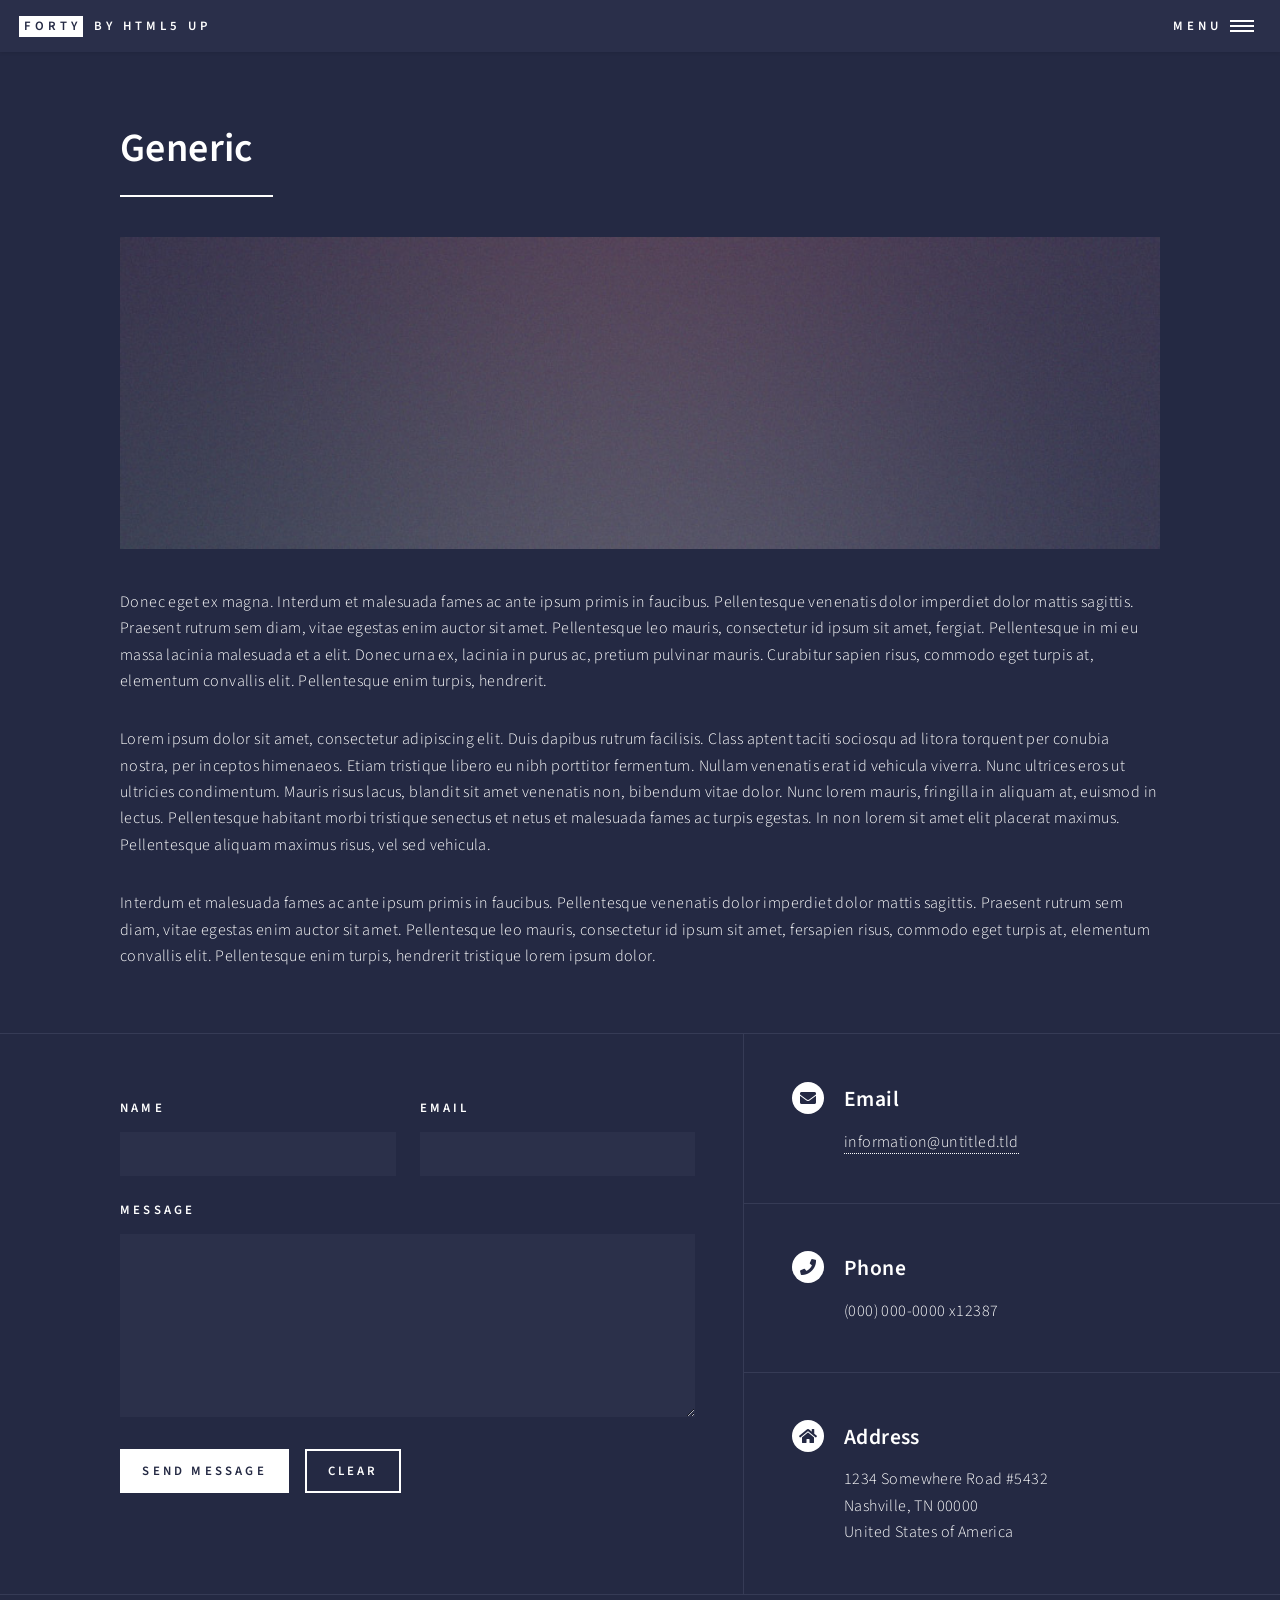
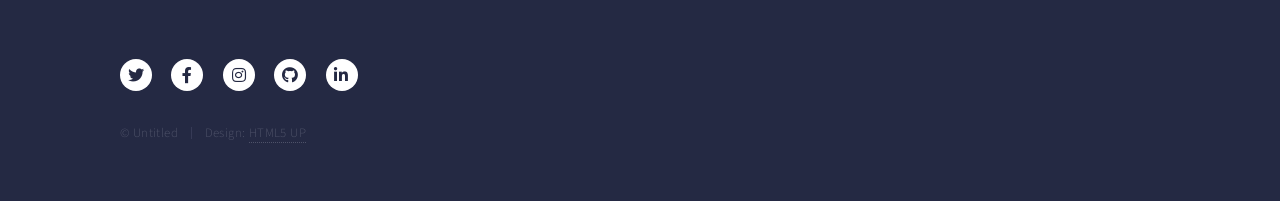
<file: html5up-forty/generic.html>
<!DOCTYPE HTML>
<!--
	Forty by HTML5 UP
	html5up.net | @ajlkn
	Free for personal and commercial use under the CCA 3.0 license (html5up.net/license)
-->
<html>
	<head>
		<title>Generic - Forty by HTML5 UP</title>
		<meta charset="utf-8" />
		<meta name="viewport" content="width=device-width, initial-scale=1, user-scalable=no" />
		<link rel="stylesheet" href="assets/css/main.css" />
		<noscript><link rel="stylesheet" href="assets/css/noscript.css" /></noscript>
	</head>
	<body class="is-preload">

		<!-- Wrapper -->
			<div id="wrapper">

				<!-- Header -->
					<header id="header">
						<a href="index.html" class="logo"><strong>Forty</strong> <span>by HTML5 UP</span></a>
						<nav>
							<a href="#menu">Menu</a>
						</nav>
					</header>

				<!-- Menu -->
					<nav id="menu">
						<ul class="links">
							<li><a href="index.html">Home</a></li>
							<li><a href="landing.html">Landing</a></li>
							<li><a href="generic.html">Generic</a></li>
							<li><a href="elements.html">Elements</a></li>
						</ul>
						<ul class="actions stacked">
							<li><a href="#" class="button primary fit">Get Started</a></li>
							<li><a href="#" class="button fit">Log In</a></li>
						</ul>
					</nav>

				<!-- Main -->
					<div id="main" class="alt">

						<!-- One -->
							<section id="one">
								<div class="inner">
									<header class="major">
										<h1>Generic</h1>
									</header>
									<span class="image main"><img src="images/pic11.jpg" alt="" /></span>
									<p>Donec eget ex magna. Interdum et malesuada fames ac ante ipsum primis in faucibus. Pellentesque venenatis dolor imperdiet dolor mattis sagittis. Praesent rutrum sem diam, vitae egestas enim auctor sit amet. Pellentesque leo mauris, consectetur id ipsum sit amet, fergiat. Pellentesque in mi eu massa lacinia malesuada et a elit. Donec urna ex, lacinia in purus ac, pretium pulvinar mauris. Curabitur sapien risus, commodo eget turpis at, elementum convallis elit. Pellentesque enim turpis, hendrerit.</p>
									<p>Lorem ipsum dolor sit amet, consectetur adipiscing elit. Duis dapibus rutrum facilisis. Class aptent taciti sociosqu ad litora torquent per conubia nostra, per inceptos himenaeos. Etiam tristique libero eu nibh porttitor fermentum. Nullam venenatis erat id vehicula viverra. Nunc ultrices eros ut ultricies condimentum. Mauris risus lacus, blandit sit amet venenatis non, bibendum vitae dolor. Nunc lorem mauris, fringilla in aliquam at, euismod in lectus. Pellentesque habitant morbi tristique senectus et netus et malesuada fames ac turpis egestas. In non lorem sit amet elit placerat maximus. Pellentesque aliquam maximus risus, vel sed vehicula.</p>
									<p>Interdum et malesuada fames ac ante ipsum primis in faucibus. Pellentesque venenatis dolor imperdiet dolor mattis sagittis. Praesent rutrum sem diam, vitae egestas enim auctor sit amet. Pellentesque leo mauris, consectetur id ipsum sit amet, fersapien risus, commodo eget turpis at, elementum convallis elit. Pellentesque enim turpis, hendrerit tristique lorem ipsum dolor.</p>
								</div>
							</section>

					</div>

				<!-- Contact -->
					<section id="contact">
						<div class="inner">
							<section>
								<form method="post" action="#">
									<div class="fields">
										<div class="field half">
											<label for="name">Name</label>
											<input type="text" name="name" id="name" />
										</div>
										<div class="field half">
											<label for="email">Email</label>
											<input type="text" name="email" id="email" />
										</div>
										<div class="field">
											<label for="message">Message</label>
											<textarea name="message" id="message" rows="6"></textarea>
										</div>
									</div>
									<ul class="actions">
										<li><input type="submit" value="Send Message" class="primary" /></li>
										<li><input type="reset" value="Clear" /></li>
									</ul>
								</form>
							</section>
							<section class="split">
								<section>
									<div class="contact-method">
										<span class="icon solid alt fa-envelope"></span>
										<h3>Email</h3>
										<a href="#">information@untitled.tld</a>
									</div>
								</section>
								<section>
									<div class="contact-method">
										<span class="icon solid alt fa-phone"></span>
										<h3>Phone</h3>
										<span>(000) 000-0000 x12387</span>
									</div>
								</section>
								<section>
									<div class="contact-method">
										<span class="icon solid alt fa-home"></span>
										<h3>Address</h3>
										<span>1234 Somewhere Road #5432<br />
										Nashville, TN 00000<br />
										United States of America</span>
									</div>
								</section>
							</section>
						</div>
					</section>

				<!-- Footer -->
					<footer id="footer">
						<div class="inner">
							<ul class="icons">
								<li><a href="#" class="icon brands alt fa-twitter"><span class="label">Twitter</span></a></li>
								<li><a href="#" class="icon brands alt fa-facebook-f"><span class="label">Facebook</span></a></li>
								<li><a href="#" class="icon brands alt fa-instagram"><span class="label">Instagram</span></a></li>
								<li><a href="#" class="icon brands alt fa-github"><span class="label">GitHub</span></a></li>
								<li><a href="#" class="icon brands alt fa-linkedin-in"><span class="label">LinkedIn</span></a></li>
							</ul>
							<ul class="copyright">
								<li>&copy; Untitled</li><li>Design: <a href="https://html5up.net">HTML5 UP</a></li>
							</ul>
						</div>
					</footer>

			</div>

		<!-- Scripts -->
			<script src="assets/js/jquery.min.js"></script>
			<script src="assets/js/jquery.scrolly.min.js"></script>
			<script src="assets/js/jquery.scrollex.min.js"></script>
			<script src="assets/js/browser.min.js"></script>
			<script src="assets/js/breakpoints.min.js"></script>
			<script src="assets/js/util.js"></script>
			<script src="assets/js/main.js"></script>

	</body>
</html>
</file>
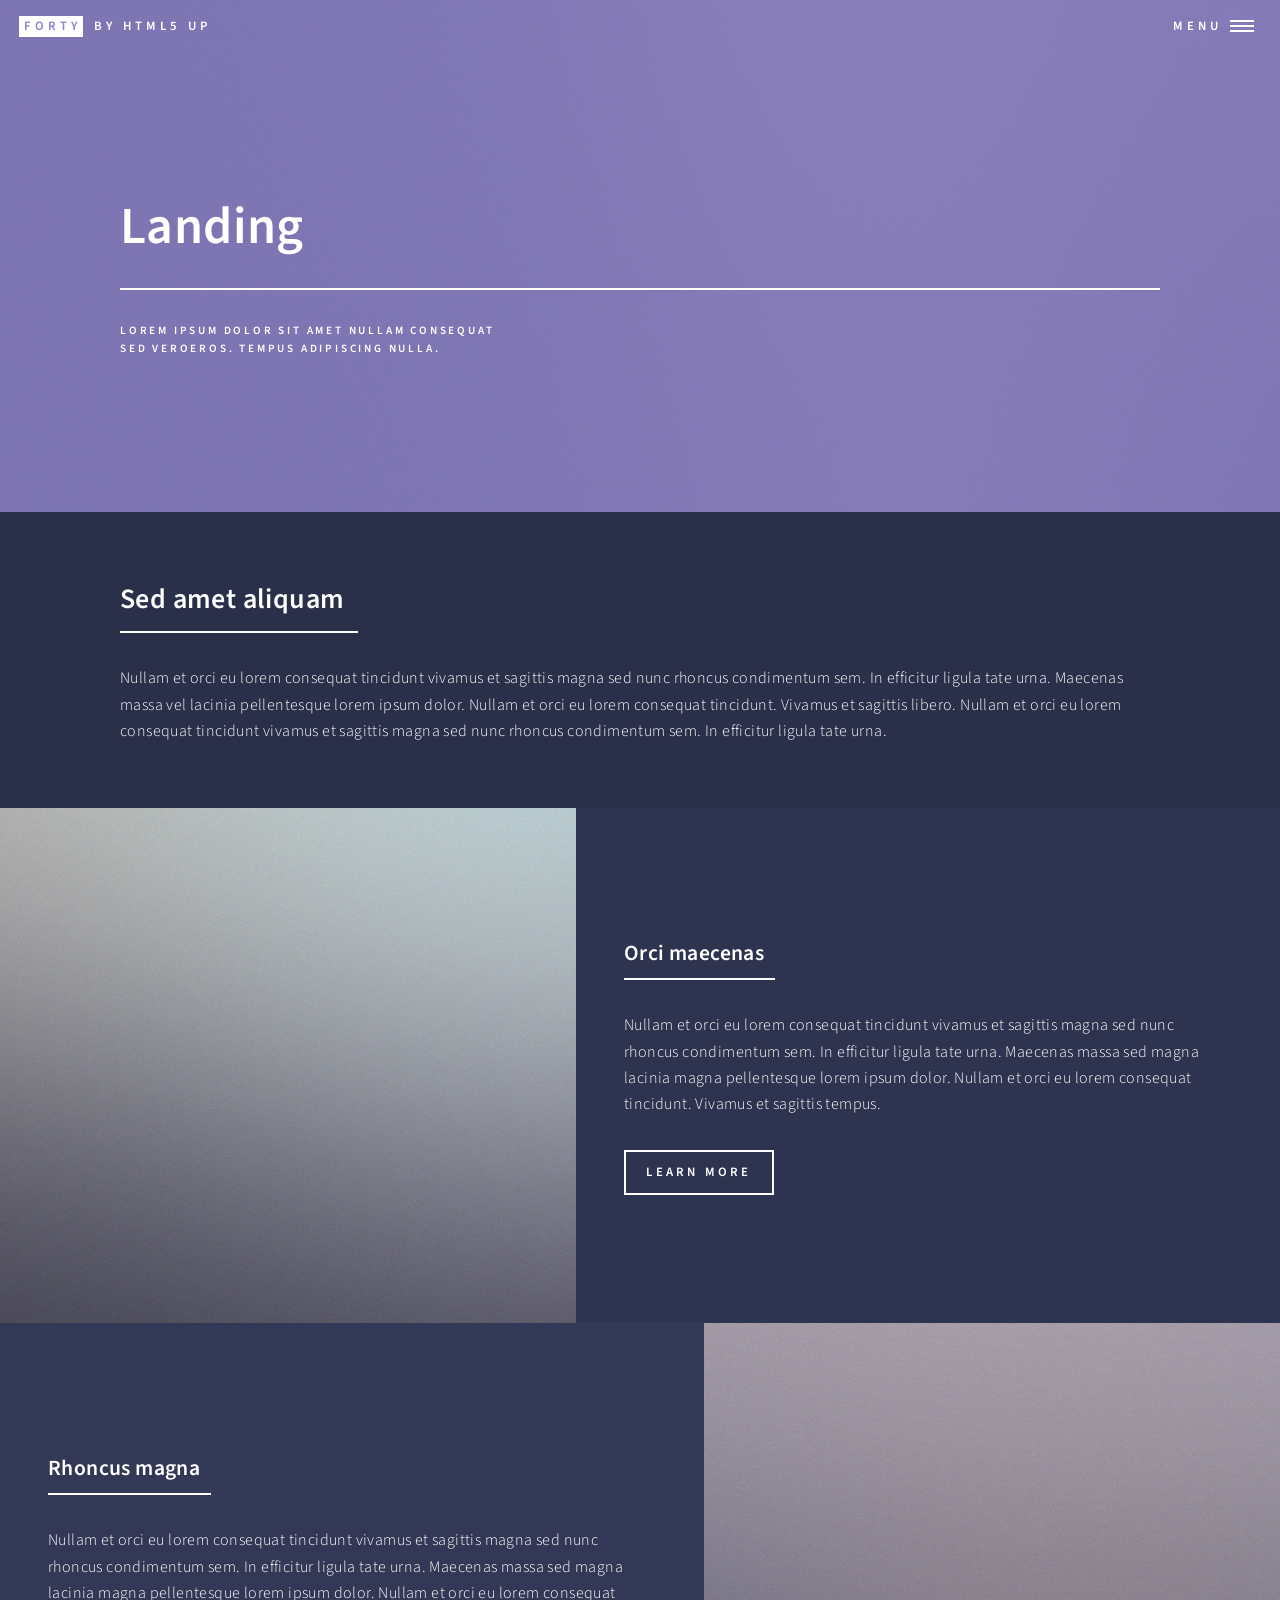
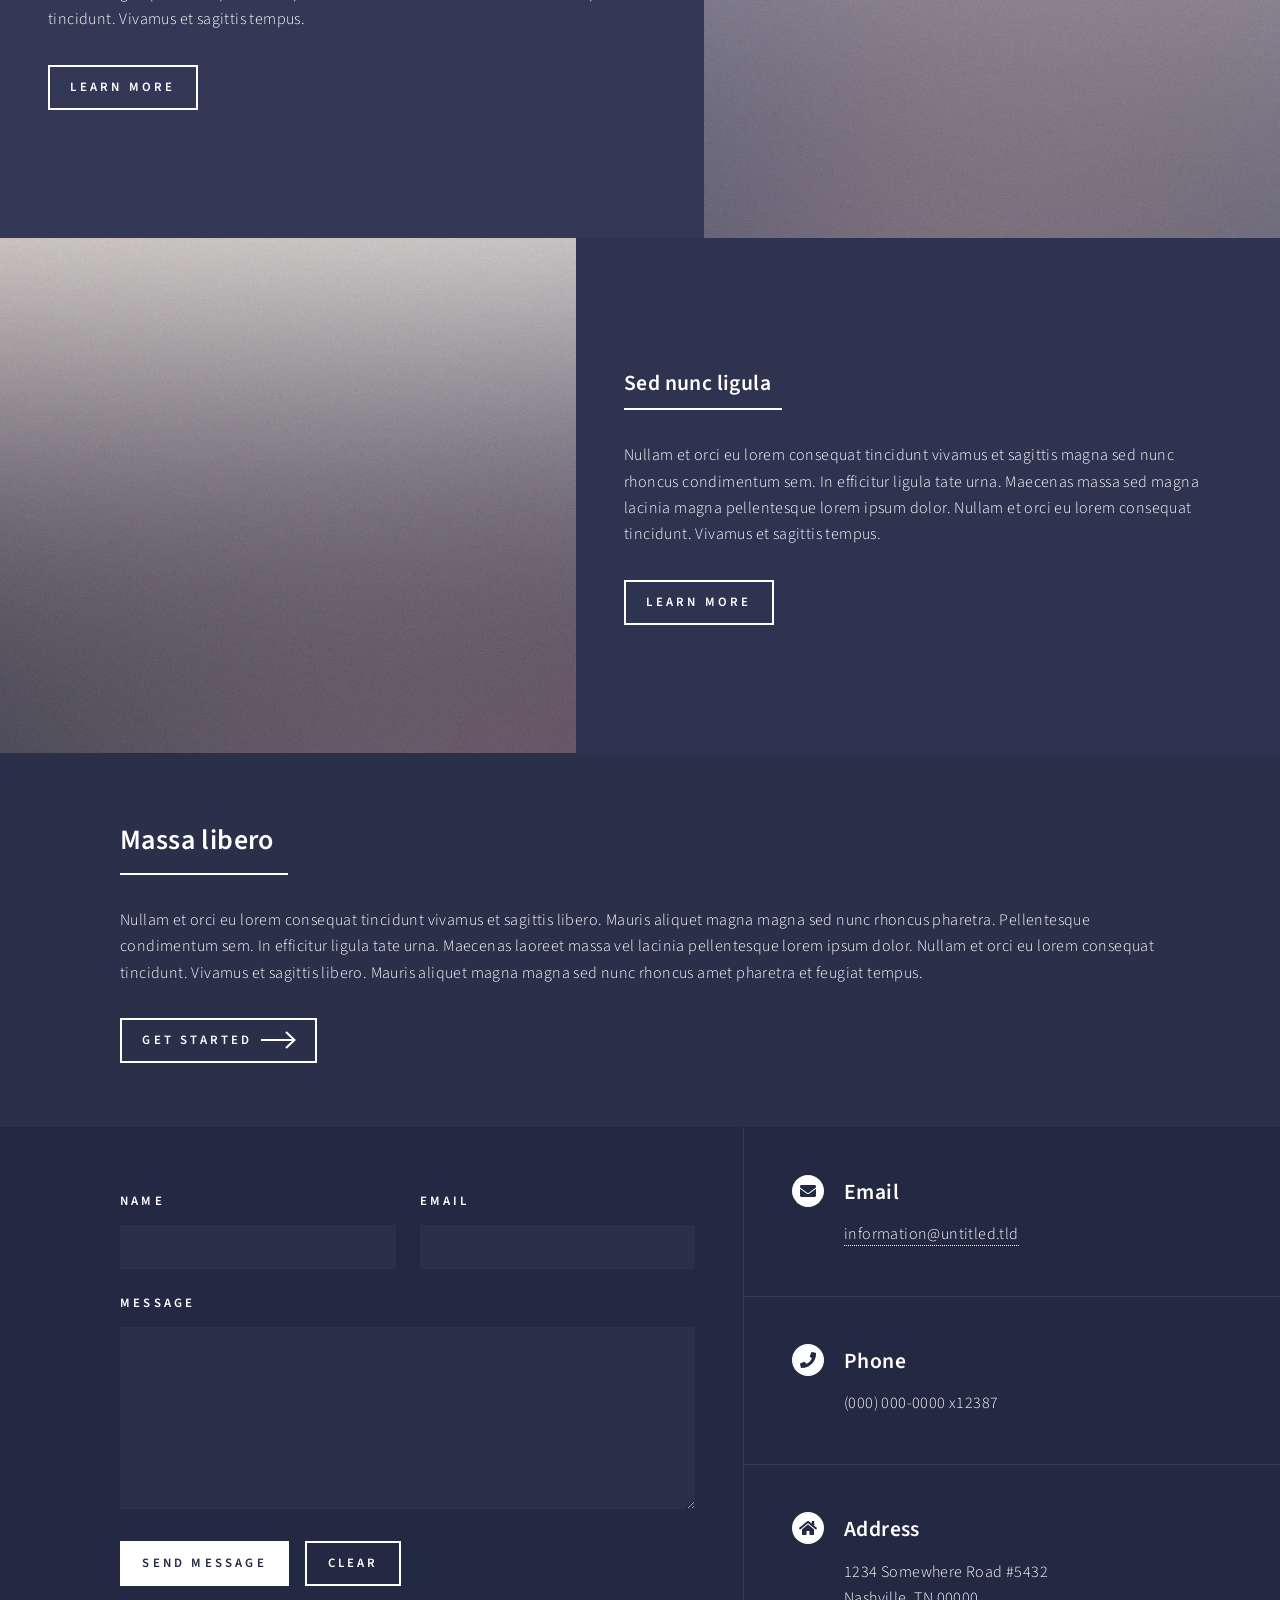
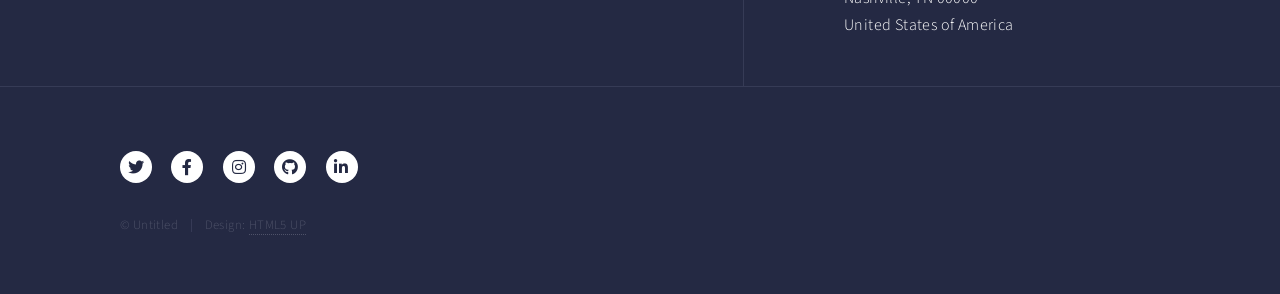
<file: html5up-forty/landing.html>
<!DOCTYPE HTML>
<!--
	Forty by HTML5 UP
	html5up.net | @ajlkn
	Free for personal and commercial use under the CCA 3.0 license (html5up.net/license)
-->
<html>
	<head>
		<title>Landing - Forty by HTML5 UP</title>
		<meta charset="utf-8" />
		<meta name="viewport" content="width=device-width, initial-scale=1, user-scalable=no" />
		<link rel="stylesheet" href="assets/css/main.css" />
		<noscript><link rel="stylesheet" href="assets/css/noscript.css" /></noscript>
	</head>
	<body class="is-preload">

		<!-- Wrapper -->
			<div id="wrapper">

				<!-- Header -->
				<!-- Note: The "styleN" class below should match that of the banner element. -->
					<header id="header" class="alt style2">
						<a href="index.html" class="logo"><strong>Forty</strong> <span>by HTML5 UP</span></a>
						<nav>
							<a href="#menu">Menu</a>
						</nav>
					</header>

				<!-- Menu -->
					<nav id="menu">
						<ul class="links">
							<li><a href="index.html">Home</a></li>
							<li><a href="landing.html">Landing</a></li>
							<li><a href="generic.html">Generic</a></li>
							<li><a href="elements.html">Elements</a></li>
						</ul>
						<ul class="actions stacked">
							<li><a href="#" class="button primary fit">Get Started</a></li>
							<li><a href="#" class="button fit">Log In</a></li>
						</ul>
					</nav>

				<!-- Banner -->
				<!-- Note: The "styleN" class below should match that of the header element. -->
					<section id="banner" class="style2">
						<div class="inner">
							<span class="image">
								<img src="images/pic07.jpg" alt="" />
							</span>
							<header class="major">
								<h1>Landing</h1>
							</header>
							<div class="content">
								<p>Lorem ipsum dolor sit amet nullam consequat<br />
								sed veroeros. tempus adipiscing nulla.</p>
							</div>
						</div>
					</section>

				<!-- Main -->
					<div id="main">

						<!-- One -->
							<section id="one">
								<div class="inner">
									<header class="major">
										<h2>Sed amet aliquam</h2>
									</header>
									<p>Nullam et orci eu lorem consequat tincidunt vivamus et sagittis magna sed nunc rhoncus condimentum sem. In efficitur ligula tate urna. Maecenas massa vel lacinia pellentesque lorem ipsum dolor. Nullam et orci eu lorem consequat tincidunt. Vivamus et sagittis libero. Nullam et orci eu lorem consequat tincidunt vivamus et sagittis magna sed nunc rhoncus condimentum sem. In efficitur ligula tate urna.</p>
								</div>
							</section>

						<!-- Two -->
							<section id="two" class="spotlights">
								<section>
									<a href="generic.html" class="image">
										<img src="images/pic08.jpg" alt="" data-position="center center" />
									</a>
									<div class="content">
										<div class="inner">
											<header class="major">
												<h3>Orci maecenas</h3>
											</header>
											<p>Nullam et orci eu lorem consequat tincidunt vivamus et sagittis magna sed nunc rhoncus condimentum sem. In efficitur ligula tate urna. Maecenas massa sed magna lacinia magna pellentesque lorem ipsum dolor. Nullam et orci eu lorem consequat tincidunt. Vivamus et sagittis tempus.</p>
											<ul class="actions">
												<li><a href="generic.html" class="button">Learn more</a></li>
											</ul>
										</div>
									</div>
								</section>
								<section>
									<a href="generic.html" class="image">
										<img src="images/pic09.jpg" alt="" data-position="top center" />
									</a>
									<div class="content">
										<div class="inner">
											<header class="major">
												<h3>Rhoncus magna</h3>
											</header>
											<p>Nullam et orci eu lorem consequat tincidunt vivamus et sagittis magna sed nunc rhoncus condimentum sem. In efficitur ligula tate urna. Maecenas massa sed magna lacinia magna pellentesque lorem ipsum dolor. Nullam et orci eu lorem consequat tincidunt. Vivamus et sagittis tempus.</p>
											<ul class="actions">
												<li><a href="generic.html" class="button">Learn more</a></li>
											</ul>
										</div>
									</div>
								</section>
								<section>
									<a href="generic.html" class="image">
										<img src="images/pic10.jpg" alt="" data-position="25% 25%" />
									</a>
									<div class="content">
										<div class="inner">
											<header class="major">
												<h3>Sed nunc ligula</h3>
											</header>
											<p>Nullam et orci eu lorem consequat tincidunt vivamus et sagittis magna sed nunc rhoncus condimentum sem. In efficitur ligula tate urna. Maecenas massa sed magna lacinia magna pellentesque lorem ipsum dolor. Nullam et orci eu lorem consequat tincidunt. Vivamus et sagittis tempus.</p>
											<ul class="actions">
												<li><a href="generic.html" class="button">Learn more</a></li>
											</ul>
										</div>
									</div>
								</section>
							</section>

						<!-- Three -->
							<section id="three">
								<div class="inner">
									<header class="major">
										<h2>Massa libero</h2>
									</header>
									<p>Nullam et orci eu lorem consequat tincidunt vivamus et sagittis libero. Mauris aliquet magna magna sed nunc rhoncus pharetra. Pellentesque condimentum sem. In efficitur ligula tate urna. Maecenas laoreet massa vel lacinia pellentesque lorem ipsum dolor. Nullam et orci eu lorem consequat tincidunt. Vivamus et sagittis libero. Mauris aliquet magna magna sed nunc rhoncus amet pharetra et feugiat tempus.</p>
									<ul class="actions">
										<li><a href="generic.html" class="button next">Get Started</a></li>
									</ul>
								</div>
							</section>

					</div>

				<!-- Contact -->
					<section id="contact">
						<div class="inner">
							<section>
								<form method="post" action="#">
									<div class="fields">
										<div class="field half">
											<label for="name">Name</label>
											<input type="text" name="name" id="name" />
										</div>
										<div class="field half">
											<label for="email">Email</label>
											<input type="text" name="email" id="email" />
										</div>
										<div class="field">
											<label for="message">Message</label>
											<textarea name="message" id="message" rows="6"></textarea>
										</div>
									</div>
									<ul class="actions">
										<li><input type="submit" value="Send Message" class="primary" /></li>
										<li><input type="reset" value="Clear" /></li>
									</ul>
								</form>
							</section>
							<section class="split">
								<section>
									<div class="contact-method">
										<span class="icon solid alt fa-envelope"></span>
										<h3>Email</h3>
										<a href="#">information@untitled.tld</a>
									</div>
								</section>
								<section>
									<div class="contact-method">
										<span class="icon solid alt fa-phone"></span>
										<h3>Phone</h3>
										<span>(000) 000-0000 x12387</span>
									</div>
								</section>
								<section>
									<div class="contact-method">
										<span class="icon solid alt fa-home"></span>
										<h3>Address</h3>
										<span>1234 Somewhere Road #5432<br />
										Nashville, TN 00000<br />
										United States of America</span>
									</div>
								</section>
							</section>
						</div>
					</section>

				<!-- Footer -->
					<footer id="footer">
						<div class="inner">
							<ul class="icons">
								<li><a href="#" class="icon brands alt fa-twitter"><span class="label">Twitter</span></a></li>
								<li><a href="#" class="icon brands alt fa-facebook-f"><span class="label">Facebook</span></a></li>
								<li><a href="#" class="icon brands alt fa-instagram"><span class="label">Instagram</span></a></li>
								<li><a href="#" class="icon brands alt fa-github"><span class="label">GitHub</span></a></li>
								<li><a href="#" class="icon brands alt fa-linkedin-in"><span class="label">LinkedIn</span></a></li>
							</ul>
							<ul class="copyright">
								<li>&copy; Untitled</li><li>Design: <a href="https://html5up.net">HTML5 UP</a></li>
							</ul>
						</div>
					</footer>

			</div>

		<!-- Scripts -->
			<script src="assets/js/jquery.min.js"></script>
			<script src="assets/js/jquery.scrolly.min.js"></script>
			<script src="assets/js/jquery.scrollex.min.js"></script>
			<script src="assets/js/browser.min.js"></script>
			<script src="assets/js/breakpoints.min.js"></script>
			<script src="assets/js/util.js"></script>
			<script src="assets/js/main.js"></script>

	</body>
</html>
</file>
<file: assets/css/noscript.css>
/*
	Hyperspace by HTML5 UP
	html5up.net | @ajlkn
	Free for personal and commercial use under the CCA 3.0 license (html5up.net/license)
*/

/* Spotlights */

	.spotlights > section > .image:before {
		opacity: 0 !important;
	}

	.spotlights > section > .content > .inner {
		-moz-transform: none !important;
		-webkit-transform: none !important;
		-ms-transform: none !important;
		transform: none !important;
		opacity: 1 !important;
	}

/* Wrapper */

	.wrapper > .inner {
		opacity: 1 !important;
		-moz-transform: none !important;
		-webkit-transform: none !important;
		-ms-transform: none !important;
		transform: none !important;
	}

/* Sidebar */

	#sidebar > .inner {
		opacity: 1 !important;
	}

	#sidebar nav > ul > li {
		-moz-transform: none !important;
		-webkit-transform: none !important;
		-ms-transform: none !important;
		transform: none !important;
		opacity: 1 !important;
	}
</file>
<file: html5up-forty/assets/css/noscript.css>
/*
	Forty by HTML5 UP
	html5up.net | @ajlkn
	Free for personal and commercial use under the CCA 3.0 license (html5up.net/license)
*/

/* Banner */

	body.is-preload #banner:after {
		opacity: 0.85;
	}

	body.is-preload #banner > .inner {
		-moz-filter: none;
		-webkit-filter: none;
		-ms-filter: none;
		filter: none;
		-moz-transform: none;
		-webkit-transform: none;
		-ms-transform: none;
		transform: none;
		opacity: 1;
	}
</file>
<file: assets/css/main.css>
@import url(fontawesome-all.min.css);

/*
	Hyperspace by HTML5 UP
	html5up.net | @ajlkn
	Free for personal and commercial use under the CCA 3.0 license (html5up.net/license)
*/

html, body, div, span, applet, object,
iframe, h1, h2, h3, h4, h5, h6, p, blockquote,
pre, a, abbr, acronym, address, big, cite,
code, del, dfn, em, img, ins, kbd, q, s, samp,
small, strike, strong, sub, sup, tt, var, b,
u, i, center, dl, dt, dd, ol, ul, li, fieldset,
form, label, legend, table, caption, tbody,
tfoot, thead, tr, th, td, article, aside,
canvas, details, embed, figure, figcaption,
footer, header, hgroup, menu, nav, output, ruby,
section, summary, time, mark, audio, video {
	margin: 0;
	padding: 0;
	border: 0;
	font-size: 100%;
	font: inherit;
	vertical-align: baseline;}

article, aside, details, figcaption, figure,
footer, header, hgroup, menu, nav, section {
	display: block;}

body {
	line-height: 1;
}

ol, ul {
	list-style: none;
}

blockquote, q {
	quotes: none;
}

	blockquote:before, blockquote:after, q:before, q:after {
		content: '';
		content: none;
	}

table {
	border-collapse: collapse;
	border-spacing: 0;
}

body {
	-webkit-text-size-adjust: none;
}

mark {
	background-color: transparent;
	color: inherit;
}

input::-moz-focus-inner {
	border: 0;
	padding: 0;
}

input, select, textarea {
	-moz-appearance: none;
	-webkit-appearance: none;
	-ms-appearance: none;
	appearance: none;
}

/* Basic */

	@-ms-viewport {
		width: device-width;
	}

	body {
		-ms-overflow-style: scrollbar;
	}

	@media screen and (max-width: 480px) {

		html, body {
			min-width: 320px;
		}

	}

	html {
		box-sizing: border-box;
	}

	*, *:before, *:after {
		box-sizing: inherit;
	}

	body {
		background: #312450;
	}

		body.is-preload *, body.is-preload *:before, body.is-preload *:after {
			-moz-animation: none !important;
			-webkit-animation: none !important;
			-ms-animation: none !important;
			animation: none !important;
			-moz-transition: none !important;
			-webkit-transition: none !important;
			-ms-transition: none !important;
			transition: none !important;
		}

/* Type */

	body, input, select, textarea {
		color: rgba(255, 255, 255, 0.55);
		font-family: Arial, Helvetica, sans-serif;
		font-size: 16.5pt;
		font-weight: normal;
		line-height: 1.75;
	}

		@media screen and (max-width: 1680px) {

			body, input, select, textarea {
				font-size: 13pt;
			}

		}

		@media screen and (max-width: 1280px) {

			body, input, select, textarea {
				font-size: 12pt;
			}

		}

		@media screen and (max-width: 360px) {

			body, input, select, textarea {
				font-size: 11pt;
			}

		}

	a {
		-moz-transition: color 0.2s ease, border-bottom-color 0.2s ease;
		-webkit-transition: color 0.2s ease, border-bottom-color 0.2s ease;
		-ms-transition: color 0.2s ease, border-bottom-color 0.2s ease;
		transition: color 0.2s ease, border-bottom-color 0.2s ease;
		border-bottom: dotted 1px rgba(255, 255, 255, 0.35);
		color: inherit;
		text-decoration: none;
	}

		a:hover {
			border-bottom-color: transparent;
			color: #ffffff;
		}

	strong, b {
		color: #ffffff;
		font-weight: bold;
	}

	em, i {
		font-style: italic;
	}

	p {
		margin: 0 0 2em 0;
	}

	h1, h2, h3, h4, h5, h6 {
		color: #ffffff;
		font-weight: bold;
		line-height: 1.5;
		margin: 0 0 0.5em 0;
	}

		h1 a, h2 a, h3 a, h4 a, h5 a, h6 a {
			color: inherit;
			text-decoration: none;
		}

	h1 {
		font-size: 2.75em;
	}

		h1.major {
			margin: 0 0 1.3em 0;
			position: relative;
			padding-bottom: 0.35em;
		}

			h1.major:after {
				background-image: -moz-linear-gradient(to right, #5e42a6, #b74e91);
				background-image: -webkit-linear-gradient(to right, #5e42a6, #b74e91);
				background-image: -ms-linear-gradient(to right, #5e42a6, #b74e91);
				background-image: linear-gradient(to right, #5e42a6, #b74e91);
				-moz-transition: max-width 0.2s ease;
				-webkit-transition: max-width 0.2s ease;
				-ms-transition: max-width 0.2s ease;
				transition: max-width 0.2s ease;
				border-radius: 0.2em;
				bottom: 0;
				content: '';
				height: 0.05em;
				position: absolute;
				right: 0;
				width: 100%;
			}

	h2 {
		font-size: 1.75em;
	}

	h3 {
		font-size: 1.1em;
	}

	h4 {
		font-size: 1em;
	}

	h5 {
		font-size: 0.8em;
	}

	h6 {
		font-size: 0.6em;
	}

	@media screen and (max-width: 736px) {

		h1 {
			font-size: 2em;
		}

		h2 {
			font-size: 1.25em;
		}

		h3 {
			font-size: 1em;
		}

		h4 {
			font-size: 0.8em;
		}

		h5 {
			font-size: 0.6em;
		}

		h6 {
			font-size: 0.6em;
		}

	}

	sub {
		font-size: 0.8em;
		position: relative;
		top: 0.5em;
	}

	sup {
		font-size: 0.8em;
		position: relative;
		top: -0.5em;
	}

	blockquote {
		border-left: solid 4px rgba(255, 255, 255, 0.15);
		font-style: italic;
		margin: 0 0 2em 0;
		padding: 0.5em 0 0.5em 2em;
	}

	code {
		background: rgba(255, 255, 255, 0.05);
		border-radius: 0.25em;
		border: solid 1px rgba(255, 255, 255, 0.15);
		font-family: "Courier New", monospace;
		font-size: 0.9em;
		margin: 0 0.25em;
		padding: 0.25em 0.65em;
	}

	pre {
		-webkit-overflow-scrolling: touch;
		font-family: "Courier New", monospace;
		font-size: 0.9em;
		margin: 0 0 2em 0;
	}

		pre code {
			display: block;
			line-height: 1.75em;
			padding: 1em 1.5em;
			overflow-x: auto;
		}

	hr {
		border: 0;
		border-bottom: solid 1px rgba(255, 255, 255, 0.15);
		margin: 2em 0;
	}

		hr.major {
			margin: 3em 0;
		}

	.align-left {
		text-align: left;
	}

	.align-center {
		text-align: center;
	}

	.align-right {
		text-align: right;
	}

/* Row */

	.row {
		display: flex;
		flex-wrap: wrap;
		box-sizing: border-box;
		align-items: stretch;
	}

		.row > * {
			box-sizing: border-box;
		}

		.row.gtr-uniform > * > :last-child {
			margin-bottom: 0;
		}

		.row.aln-left {
			justify-content: flex-start;
		}

		.row.aln-center {
			justify-content: center;
		}

		.row.aln-right {
			justify-content: flex-end;
		}

		.row.aln-top {
			align-items: flex-start;
		}

		.row.aln-middle {
			align-items: center;
		}

		.row.aln-bottom {
			align-items: flex-end;
		}

		.row > .imp {
			order: -1;
		}

		.row > .col-1 {
			width: 8.33333%;
		}

		.row > .off-1 {
			margin-left: 8.33333%;
		}

		.row > .col-2 {
			width: 16.66667%;
		}

		.row > .off-2 {
			margin-left: 16.66667%;
		}

		.row > .col-3 {
			width: 25%;
		}

		.row > .off-3 {
			margin-left: 25%;
		}

		.row > .col-4 {
			width: 33.33333%;
		}

		.row > .off-4 {
			margin-left: 33.33333%;
		}

		.row > .col-5 {
			width: 41.66667%;
		}

		.row > .off-5 {
			margin-left: 41.66667%;
		}

		.row > .col-6 {
			width: 50%;
		}

		.row > .off-6 {
			margin-left: 50%;
		}

		.row > .col-7 {
			width: 58.33333%;
		}

		.row > .off-7 {
			margin-left: 58.33333%;
		}

		.row > .col-8 {
			width: 66.66667%;
		}

		.row > .off-8 {
			margin-left: 66.66667%;
		}

		.row > .col-9 {
			width: 75%;
		}

		.row > .off-9 {
			margin-left: 75%;
		}

		.row > .col-10 {
			width: 83.33333%;
		}

		.row > .off-10 {
			margin-left: 83.33333%;
		}

		.row > .col-11 {
			width: 91.66667%;
		}

		.row > .off-11 {
			margin-left: 91.66667%;
		}

		.row > .col-12 {
			width: 100%;
		}

		.row > .off-12 {
			margin-left: 100%;
		}

		.row.gtr-0 {
			margin-top: 0;
			margin-left: 0em;
		}

			.row.gtr-0 > * {
				padding: 0 0 0 0em;
			}

			.row.gtr-0.gtr-uniform {
				margin-top: 0em;
			}

				.row.gtr-0.gtr-uniform > * {
					padding-top: 0em;
				}

		.row.gtr-25 {
			margin-top: 0;
			margin-left: -0.375em;
		}

			.row.gtr-25 > * {
				padding: 0 0 0 0.375em;
			}

			.row.gtr-25.gtr-uniform {
				margin-top: -0.375em;
			}

				.row.gtr-25.gtr-uniform > * {
					padding-top: 0.375em;
				}

		.row.gtr-50 {
			margin-top: 0;
			margin-left: -0.75em;
		}

			.row.gtr-50 > * {
				padding: 0 0 0 0.75em;
			}

			.row.gtr-50.gtr-uniform {
				margin-top: -0.75em;
			}

				.row.gtr-50.gtr-uniform > * {
					padding-top: 0.75em;
				}

		.row {
			margin-top: 0;
			margin-left: -1.5em;
		}

			.row > * {
				padding: 0 0 0 1.5em;
			}

			.row.gtr-uniform {
				margin-top: -1.5em;
			}

				.row.gtr-uniform > * {
					padding-top: 1.5em;
				}

		.row.gtr-150 {
			margin-top: 0;
			margin-left: -2.25em;
		}

			.row.gtr-150 > * {
				padding: 0 0 0 2.25em;
			}

			.row.gtr-150.gtr-uniform {
				margin-top: -2.25em;
			}

				.row.gtr-150.gtr-uniform > * {
					padding-top: 2.25em;
				}

		.row.gtr-200 {
			margin-top: 0;
			margin-left: -3em;
		}

			.row.gtr-200 > * {
				padding: 0 0 0 3em;
			}

			.row.gtr-200.gtr-uniform {
				margin-top: -3em;
			}

				.row.gtr-200.gtr-uniform > * {
					padding-top: 3em;
				}

		@media screen and (max-width: 1680px) {

			.row {
				display: flex;
				flex-wrap: wrap;
				box-sizing: border-box;
				align-items: stretch;
			}

				.row > * {
					box-sizing: border-box;
				}

				.row.gtr-uniform > * > :last-child {
					margin-bottom: 0;
				}

				.row.aln-left {
					justify-content: flex-start;
				}

				.row.aln-center {
					justify-content: center;
				}

				.row.aln-right {
					justify-content: flex-end;
				}

				.row.aln-top {
					align-items: flex-start;
				}

				.row.aln-middle {
					align-items: center;
				}

				.row.aln-bottom {
					align-items: flex-end;
				}

				.row > .imp-xlarge {
					order: -1;
				}

				.row > .col-1-xlarge {
					width: 8.33333%;
				}

				.row > .off-1-xlarge {
					margin-left: 8.33333%;
				}

				.row > .col-2-xlarge {
					width: 16.66667%;
				}

				.row > .off-2-xlarge {
					margin-left: 16.66667%;
				}

				.row > .col-3-xlarge {
					width: 25%;
				}

				.row > .off-3-xlarge {
					margin-left: 25%;
				}

				.row > .col-4-xlarge {
					width: 33.33333%;
				}

				.row > .off-4-xlarge {
					margin-left: 33.33333%;
				}

				.row > .col-5-xlarge {
					width: 41.66667%;
				}

				.row > .off-5-xlarge {
					margin-left: 41.66667%;
				}

				.row > .col-6-xlarge {
					width: 50%;
				}

				.row > .off-6-xlarge {
					margin-left: 50%;
				}

				.row > .col-7-xlarge {
					width: 58.33333%;
				}

				.row > .off-7-xlarge {
					margin-left: 58.33333%;
				}

				.row > .col-8-xlarge {
					width: 66.66667%;
				}

				.row > .off-8-xlarge {
					margin-left: 66.66667%;
				}

				.row > .col-9-xlarge {
					width: 75%;
				}

				.row > .off-9-xlarge {
					margin-left: 75%;
				}

				.row > .col-10-xlarge {
					width: 83.33333%;
				}

				.row > .off-10-xlarge {
					margin-left: 83.33333%;
				}

				.row > .col-11-xlarge {
					width: 91.66667%;
				}

				.row > .off-11-xlarge {
					margin-left: 91.66667%;
				}

				.row > .col-12-xlarge {
					width: 100%;
				}

				.row > .off-12-xlarge {
					margin-left: 100%;
				}

				.row.gtr-0 {
					margin-top: 0;
					margin-left: 0em;
				}

					.row.gtr-0 > * {
						padding: 0 0 0 0em;
					}

					.row.gtr-0.gtr-uniform {
						margin-top: 0em;
					}

						.row.gtr-0.gtr-uniform > * {
							padding-top: 0em;
						}

				.row.gtr-25 {
					margin-top: 0;
					margin-left: -0.375em;
				}

					.row.gtr-25 > * {
						padding: 0 0 0 0.375em;
					}

					.row.gtr-25.gtr-uniform {
						margin-top: -0.375em;
					}

						.row.gtr-25.gtr-uniform > * {
							padding-top: 0.375em;
						}

				.row.gtr-50 {
					margin-top: 0;
					margin-left: -0.75em;
				}

					.row.gtr-50 > * {
						padding: 0 0 0 0.75em;
					}

					.row.gtr-50.gtr-uniform {
						margin-top: -0.75em;
					}

						.row.gtr-50.gtr-uniform > * {
							padding-top: 0.75em;
						}

				.row {
					margin-top: 0;
					margin-left: -1.5em;
				}

					.row > * {
						padding: 0 0 0 1.5em;
					}

					.row.gtr-uniform {
						margin-top: -1.5em;
					}

						.row.gtr-uniform > * {
							padding-top: 1.5em;
						}

				.row.gtr-150 {
					margin-top: 0;
					margin-left: -2.25em;
				}

					.row.gtr-150 > * {
						padding: 0 0 0 2.25em;
					}

					.row.gtr-150.gtr-uniform {
						margin-top: -2.25em;
					}

						.row.gtr-150.gtr-uniform > * {
							padding-top: 2.25em;
						}

				.row.gtr-200 {
					margin-top: 0;
					margin-left: -3em;
				}

					.row.gtr-200 > * {
						padding: 0 0 0 3em;
					}

					.row.gtr-200.gtr-uniform {
						margin-top: -3em;
					}

						.row.gtr-200.gtr-uniform > * {
							padding-top: 3em;
						}

		}

		@media screen and (max-width: 1280px) {

			.row {
				display: flex;
				flex-wrap: wrap;
				box-sizing: border-box;
				align-items: stretch;
			}

				.row > * {
					box-sizing: border-box;
				}

				.row.gtr-uniform > * > :last-child {
					margin-bottom: 0;
				}

				.row.aln-left {
					justify-content: flex-start;
				}

				.row.aln-center {
					justify-content: center;
				}

				.row.aln-right {
					justify-content: flex-end;
				}

				.row.aln-top {
					align-items: flex-start;
				}

				.row.aln-middle {
					align-items: center;
				}

				.row.aln-bottom {
					align-items: flex-end;
				}

				.row > .imp-large {
					order: -1;
				}

				.row > .col-1-large {
					width: 8.33333%;
				}

				.row > .off-1-large {
					margin-left: 8.33333%;
				}

				.row > .col-2-large {
					width: 16.66667%;
				}

				.row > .off-2-large {
					margin-left: 16.66667%;
				}

				.row > .col-3-large {
					width: 25%;
				}

				.row > .off-3-large {
					margin-left: 25%;
				}

				.row > .col-4-large {
					width: 33.33333%;
				}

				.row > .off-4-large {
					margin-left: 33.33333%;
				}

				.row > .col-5-large {
					width: 41.66667%;
				}

				.row > .off-5-large {
					margin-left: 41.66667%;
				}

				.row > .col-6-large {
					width: 50%;
				}

				.row > .off-6-large {
					margin-left: 50%;
				}

				.row > .col-7-large {
					width: 58.33333%;
				}

				.row > .off-7-large {
					margin-left: 58.33333%;
				}

				.row > .col-8-large {
					width: 66.66667%;
				}

				.row > .off-8-large {
					margin-left: 66.66667%;
				}

				.row > .col-9-large {
					width: 75%;
				}

				.row > .off-9-large {
					margin-left: 75%;
				}

				.row > .col-10-large {
					width: 83.33333%;
				}

				.row > .off-10-large {
					margin-left: 83.33333%;
				}

				.row > .col-11-large {
					width: 91.66667%;
				}

				.row > .off-11-large {
					margin-left: 91.66667%;
				}

				.row > .col-12-large {
					width: 100%;
				}

				.row > .off-12-large {
					margin-left: 100%;
				}

				.row.gtr-0 {
					margin-top: 0;
					margin-left: 0em;
				}

					.row.gtr-0 > * {
						padding: 0 0 0 0em;
					}

					.row.gtr-0.gtr-uniform {
						margin-top: 0em;
					}

						.row.gtr-0.gtr-uniform > * {
							padding-top: 0em;
						}

				.row.gtr-25 {
					margin-top: 0;
					margin-left: -0.375em;
				}

					.row.gtr-25 > * {
						padding: 0 0 0 0.375em;
					}

					.row.gtr-25.gtr-uniform {
						margin-top: -0.375em;
					}

						.row.gtr-25.gtr-uniform > * {
							padding-top: 0.375em;
						}

				.row.gtr-50 {
					margin-top: 0;
					margin-left: -0.75em;
				}

					.row.gtr-50 > * {
						padding: 0 0 0 0.75em;
					}

					.row.gtr-50.gtr-uniform {
						margin-top: -0.75em;
					}

						.row.gtr-50.gtr-uniform > * {
							padding-top: 0.75em;
						}

				.row {
					margin-top: 0;
					margin-left: -1.5em;
				}

					.row > * {
						padding: 0 0 0 1.5em;
					}

					.row.gtr-uniform {
						margin-top: -1.5em;
					}

						.row.gtr-uniform > * {
							padding-top: 1.5em;
						}

				.row.gtr-150 {
					margin-top: 0;
					margin-left: -2.25em;
				}

					.row.gtr-150 > * {
						padding: 0 0 0 2.25em;
					}

					.row.gtr-150.gtr-uniform {
						margin-top: -2.25em;
					}

						.row.gtr-150.gtr-uniform > * {
							padding-top: 2.25em;
						}

				.row.gtr-200 {
					margin-top: 0;
					margin-left: -3em;
				}

					.row.gtr-200 > * {
						padding: 0 0 0 3em;
					}

					.row.gtr-200.gtr-uniform {
						margin-top: -3em;
					}

						.row.gtr-200.gtr-uniform > * {
							padding-top: 3em;
						}

		}

		@media screen and (max-width: 980px) {

			.row {
				display: flex;
				flex-wrap: wrap;
				box-sizing: border-box;
				align-items: stretch;
			}

				.row > * {
					box-sizing: border-box;
				}

				.row.gtr-uniform > * > :last-child {
					margin-bottom: 0;
				}

				.row.aln-left {
					justify-content: flex-start;
				}

				.row.aln-center {
					justify-content: center;
				}

				.row.aln-right {
					justify-content: flex-end;
				}

				.row.aln-top {
					align-items: flex-start;
				}

				.row.aln-middle {
					align-items: center;
				}

				.row.aln-bottom {
					align-items: flex-end;
				}

				.row > .imp-medium {
					order: -1;
				}

				.row > .col-1-medium {
					width: 8.33333%;
				}

				.row > .off-1-medium {
					margin-left: 8.33333%;
				}

				.row > .col-2-medium {
					width: 16.66667%;
				}

				.row > .off-2-medium {
					margin-left: 16.66667%;
				}

				.row > .col-3-medium {
					width: 25%;
				}

				.row > .off-3-medium {
					margin-left: 25%;
				}

				.row > .col-4-medium {
					width: 33.33333%;
				}

				.row > .off-4-medium {
					margin-left: 33.33333%;
				}

				.row > .col-5-medium {
					width: 41.66667%;
				}

				.row > .off-5-medium {
					margin-left: 41.66667%;
				}

				.row > .col-6-medium {
					width: 50%;
				}

				.row > .off-6-medium {
					margin-left: 50%;
				}

				.row > .col-7-medium {
					width: 58.33333%;
				}

				.row > .off-7-medium {
					margin-left: 58.33333%;
				}

				.row > .col-8-medium {
					width: 66.66667%;
				}

				.row > .off-8-medium {
					margin-left: 66.66667%;
				}

				.row > .col-9-medium {
					width: 75%;
				}

				.row > .off-9-medium {
					margin-left: 75%;
				}

				.row > .col-10-medium {
					width: 83.33333%;
				}

				.row > .off-10-medium {
					margin-left: 83.33333%;
				}

				.row > .col-11-medium {
					width: 91.66667%;
				}

				.row > .off-11-medium {
					margin-left: 91.66667%;
				}

				.row > .col-12-medium {
					width: 100%;
				}

				.row > .off-12-medium {
					margin-left: 100%;
				}

				.row.gtr-0 {
					margin-top: 0;
					margin-left: 0em;
				}

					.row.gtr-0 > * {
						padding: 0 0 0 0em;
					}

					.row.gtr-0.gtr-uniform {
						margin-top: 0em;
					}

						.row.gtr-0.gtr-uniform > * {
							padding-top: 0em;
						}

				.row.gtr-25 {
					margin-top: 0;
					margin-left: -0.375em;
				}

					.row.gtr-25 > * {
						padding: 0 0 0 0.375em;
					}

					.row.gtr-25.gtr-uniform {
						margin-top: -0.375em;
					}

						.row.gtr-25.gtr-uniform > * {
							padding-top: 0.375em;
						}

				.row.gtr-50 {
					margin-top: 0;
					margin-left: -0.75em;
				}

					.row.gtr-50 > * {
						padding: 0 0 0 0.75em;
					}

					.row.gtr-50.gtr-uniform {
						margin-top: -0.75em;
					}

						.row.gtr-50.gtr-uniform > * {
							padding-top: 0.75em;
						}

				.row {
					margin-top: 0;
					margin-left: -1.5em;
				}

					.row > * {
						padding: 0 0 0 1.5em;
					}

					.row.gtr-uniform {
						margin-top: -1.5em;
					}

						.row.gtr-uniform > * {
							padding-top: 1.5em;
						}

				.row.gtr-150 {
					margin-top: 0;
					margin-left: -2.25em;
				}

					.row.gtr-150 > * {
						padding: 0 0 0 2.25em;
					}

					.row.gtr-150.gtr-uniform {
						margin-top: -2.25em;
					}

						.row.gtr-150.gtr-uniform > * {
							padding-top: 2.25em;
						}

				.row.gtr-200 {
					margin-top: 0;
					margin-left: -3em;
				}

					.row.gtr-200 > * {
						padding: 0 0 0 3em;
					}

					.row.gtr-200.gtr-uniform {
						margin-top: -3em;
					}

						.row.gtr-200.gtr-uniform > * {
							padding-top: 3em;
						}

		}

		@media screen and (max-width: 736px) {

			.row {
				display: flex;
				flex-wrap: wrap;
				box-sizing: border-box;
				align-items: stretch;
			}

				.row > * {
					box-sizing: border-box;
				}

				.row.gtr-uniform > * > :last-child {
					margin-bottom: 0;
				}

				.row.aln-left {
					justify-content: flex-start;
				}

				.row.aln-center {
					justify-content: center;
				}

				.row.aln-right {
					justify-content: flex-end;
				}

				.row.aln-top {
					align-items: flex-start;
				}

				.row.aln-middle {
					align-items: center;
				}

				.row.aln-bottom {
					align-items: flex-end;
				}

				.row > .imp-small {
					order: -1;
				}

				.row > .col-1-small {
					width: 8.33333%;
				}

				.row > .off-1-small {
					margin-left: 8.33333%;
				}

				.row > .col-2-small {
					width: 16.66667%;
				}

				.row > .off-2-small {
					margin-left: 16.66667%;
				}

				.row > .col-3-small {
					width: 25%;
				}

				.row > .off-3-small {
					margin-left: 25%;
				}

				.row > .col-4-small {
					width: 33.33333%;
				}

				.row > .off-4-small {
					margin-left: 33.33333%;
				}

				.row > .col-5-small {
					width: 41.66667%;
				}

				.row > .off-5-small {
					margin-left: 41.66667%;
				}

				.row > .col-6-small {
					width: 50%;
				}

				.row > .off-6-small {
					margin-left: 50%;
				}

				.row > .col-7-small {
					width: 58.33333%;
				}

				.row > .off-7-small {
					margin-left: 58.33333%;
				}

				.row > .col-8-small {
					width: 66.66667%;
				}

				.row > .off-8-small {
					margin-left: 66.66667%;
				}

				.row > .col-9-small {
					width: 75%;
				}

				.row > .off-9-small {
					margin-left: 75%;
				}

				.row > .col-10-small {
					width: 83.33333%;
				}

				.row > .off-10-small {
					margin-left: 83.33333%;
				}

				.row > .col-11-small {
					width: 91.66667%;
				}

				.row > .off-11-small {
					margin-left: 91.66667%;
				}

				.row > .col-12-small {
					width: 100%;
				}

				.row > .off-12-small {
					margin-left: 100%;
				}

				.row.gtr-0 {
					margin-top: 0;
					margin-left: 0em;
				}

					.row.gtr-0 > * {
						padding: 0 0 0 0em;
					}

					.row.gtr-0.gtr-uniform {
						margin-top: 0em;
					}

						.row.gtr-0.gtr-uniform > * {
							padding-top: 0em;
						}

				.row.gtr-25 {
					margin-top: 0;
					margin-left: -0.375em;
				}

					.row.gtr-25 > * {
						padding: 0 0 0 0.375em;
					}

					.row.gtr-25.gtr-uniform {
						margin-top: -0.375em;
					}

						.row.gtr-25.gtr-uniform > * {
							padding-top: 0.375em;
						}

				.row.gtr-50 {
					margin-top: 0;
					margin-left: -0.75em;
				}

					.row.gtr-50 > * {
						padding: 0 0 0 0.75em;
					}

					.row.gtr-50.gtr-uniform {
						margin-top: -0.75em;
					}

						.row.gtr-50.gtr-uniform > * {
							padding-top: 0.75em;
						}

				.row {
					margin-top: 0;
					margin-left: -1.5em;
				}

					.row > * {
						padding: 0 0 0 1.5em;
					}

					.row.gtr-uniform {
						margin-top: -1.5em;
					}

						.row.gtr-uniform > * {
							padding-top: 1.5em;
						}

				.row.gtr-150 {
					margin-top: 0;
					margin-left: -2.25em;
				}

					.row.gtr-150 > * {
						padding: 0 0 0 2.25em;
					}

					.row.gtr-150.gtr-uniform {
						margin-top: -2.25em;
					}

						.row.gtr-150.gtr-uniform > * {
							padding-top: 2.25em;
						}

				.row.gtr-200 {
					margin-top: 0;
					margin-left: -3em;
				}

					.row.gtr-200 > * {
						padding: 0 0 0 3em;
					}

					.row.gtr-200.gtr-uniform {
						margin-top: -3em;
					}

						.row.gtr-200.gtr-uniform > * {
							padding-top: 3em;
						}

		}

		@media screen and (max-width: 480px) {

			.row {
				display: flex;
				flex-wrap: wrap;
				box-sizing: border-box;
				align-items: stretch;
			}

				.row > * {
					box-sizing: border-box;
				}

				.row.gtr-uniform > * > :last-child {
					margin-bottom: 0;
				}

				.row.aln-left {
					justify-content: flex-start;
				}

				.row.aln-center {
					justify-content: center;
				}

				.row.aln-right {
					justify-content: flex-end;
				}

				.row.aln-top {
					align-items: flex-start;
				}

				.row.aln-middle {
					align-items: center;
				}

				.row.aln-bottom {
					align-items: flex-end;
				}

				.row > .imp-xsmall {
					order: -1;
				}

				.row > .col-1-xsmall {
					width: 8.33333%;
				}

				.row > .off-1-xsmall {
					margin-left: 8.33333%;
				}

				.row > .col-2-xsmall {
					width: 16.66667%;
				}

				.row > .off-2-xsmall {
					margin-left: 16.66667%;
				}

				.row > .col-3-xsmall {
					width: 25%;
				}

				.row > .off-3-xsmall {
					margin-left: 25%;
				}

				.row > .col-4-xsmall {
					width: 33.33333%;
				}

				.row > .off-4-xsmall {
					margin-left: 33.33333%;
				}

				.row > .col-5-xsmall {
					width: 41.66667%;
				}

				.row > .off-5-xsmall {
					margin-left: 41.66667%;
				}

				.row > .col-6-xsmall {
					width: 50%;
				}

				.row > .off-6-xsmall {
					margin-left: 50%;
				}

				.row > .col-7-xsmall {
					width: 58.33333%;
				}

				.row > .off-7-xsmall {
					margin-left: 58.33333%;
				}

				.row > .col-8-xsmall {
					width: 66.66667%;
				}

				.row > .off-8-xsmall {
					margin-left: 66.66667%;
				}

				.row > .col-9-xsmall {
					width: 75%;
				}

				.row > .off-9-xsmall {
					margin-left: 75%;
				}

				.row > .col-10-xsmall {
					width: 83.33333%;
				}

				.row > .off-10-xsmall {
					margin-left: 83.33333%;
				}

				.row > .col-11-xsmall {
					width: 91.66667%;
				}

				.row > .off-11-xsmall {
					margin-left: 91.66667%;
				}

				.row > .col-12-xsmall {
					width: 100%;
				}

				.row > .off-12-xsmall {
					margin-left: 100%;
				}

				.row.gtr-0 {
					margin-top: 0;
					margin-left: 0em;
				}

					.row.gtr-0 > * {
						padding: 0 0 0 0em;
					}

					.row.gtr-0.gtr-uniform {
						margin-top: 0em;
					}

						.row.gtr-0.gtr-uniform > * {
							padding-top: 0em;
						}

				.row.gtr-25 {
					margin-top: 0;
					margin-left: -0.375em;
				}

					.row.gtr-25 > * {
						padding: 0 0 0 0.375em;
					}

					.row.gtr-25.gtr-uniform {
						margin-top: -0.375em;
					}

						.row.gtr-25.gtr-uniform > * {
							padding-top: 0.375em;
						}

				.row.gtr-50 {
					margin-top: 0;
					margin-left: -0.75em;
				}

					.row.gtr-50 > * {
						padding: 0 0 0 0.75em;
					}

					.row.gtr-50.gtr-uniform {
						margin-top: -0.75em;
					}

						.row.gtr-50.gtr-uniform > * {
							padding-top: 0.75em;
						}

				.row {
					margin-top: 0;
					margin-left: -1.5em;
				}

					.row > * {
						padding: 0 0 0 1.5em;
					}

					.row.gtr-uniform {
						margin-top: -1.5em;
					}

						.row.gtr-uniform > * {
							padding-top: 1.5em;
						}

				.row.gtr-150 {
					margin-top: 0;
					margin-left: -2.25em;
				}

					.row.gtr-150 > * {
						padding: 0 0 0 2.25em;
					}

					.row.gtr-150.gtr-uniform {
						margin-top: -2.25em;
					}

						.row.gtr-150.gtr-uniform > * {
							padding-top: 2.25em;
						}

				.row.gtr-200 {
					margin-top: 0;
					margin-left: -3em;
				}

					.row.gtr-200 > * {
						padding: 0 0 0 3em;
					}

					.row.gtr-200.gtr-uniform {
						margin-top: -3em;
					}

						.row.gtr-200.gtr-uniform > * {
							padding-top: 3em;
						}

		}

/* Box */

	.box {
		border-radius: 0.25em;
		border: solid 1px rgba(255, 255, 255, 0.15);
		margin-bottom: 2em;
		padding: 1.5em;
	}

		.box > :last-child,
		.box > :last-child > :last-child,
		.box > :last-child > :last-child > :last-child {
			margin-bottom: 0;
		}

		.box.alt {
			border: 0;
			border-radius: 0;
			padding: 0;
		}

/* Button */

	input[type="submit"],
	input[type="reset"],
	input[type="button"],
	button,
	.button {
		-moz-appearance: none;
		-webkit-appearance: none;
		-ms-appearance: none;
		appearance: none;
		-moz-transition: border-color 0.2s ease;
		-webkit-transition: border-color 0.2s ease;
		-ms-transition: border-color 0.2s ease;
		transition: border-color 0.2s ease;
		background-color: transparent;
		border: solid 1px !important;
		border-color: rgba(255, 255, 255, 0.15) !important;
		border-radius: 3em;
		color: #ffffff !important;
		cursor: pointer;
		display: inline-block;
		font-size: 0.6em;
		font-weight: bold;
		height: calc(4.75em + 2px);
		letter-spacing: 0.25em;
		line-height: 4.75em;
		outline: 0;
		padding: 0 3.75em;
		position: relative;
		text-align: center;
		text-decoration: none;
		text-transform: uppercase;
		white-space: nowrap;
	}

		input[type="submit"]:after,
		input[type="reset"]:after,
		input[type="button"]:after,
		button:after,
		.button:after {
			-moz-transform: scale(0.25);
			-webkit-transform: scale(0.25);
			-ms-transform: scale(0.25);
			transform: scale(0.25);
			pointer-events: none;
			-moz-transition: opacity 0.2s ease, -moz-transform 0.2s ease;
			-webkit-transition: opacity 0.2s ease, -webkit-transform 0.2s ease;
			-ms-transition: opacity 0.2s ease, -ms-transform 0.2s ease;
			transition: opacity 0.2s ease, transform 0.2s ease;
			background: #ffffff;
			border-radius: 3em;
			content: '';
			height: 100%;
			left: 0;
			opacity: 0;
			position: absolute;
			top: 0;
			width: 100%;
		}

		input[type="submit"].icon:before,
		input[type="reset"].icon:before,
		input[type="button"].icon:before,
		button.icon:before,
		.button.icon:before {
			margin-right: 0.75em;
		}

		input[type="submit"].fit,
		input[type="reset"].fit,
		input[type="button"].fit,
		button.fit,
		.button.fit {
			width: 100%;
		}

		input[type="submit"].small,
		input[type="reset"].small,
		input[type="button"].small,
		button.small,
		.button.small {
			font-size: 0.4em;
		}

		input[type="submit"].large,
		input[type="reset"].large,
		input[type="button"].large,
		button.large,
		.button.large {
			font-size: 0.8em;
		}

		input[type="submit"].primary,
		input[type="reset"].primary,
		input[type="button"].primary,
		button.primary,
		.button.primary {
			background-color: #ffffff;
			color: #312450 !important;
		}

			input[type="submit"].primary:after,
			input[type="reset"].primary:after,
			input[type="button"].primary:after,
			button.primary:after,
			.button.primary:after {
				display: none;
			}

		input[type="submit"].disabled, input[type="submit"]:disabled,
		input[type="reset"].disabled,
		input[type="reset"]:disabled,
		input[type="button"].disabled,
		input[type="button"]:disabled,
		button.disabled,
		button:disabled,
		.button.disabled,
		.button:disabled {
			cursor: default;
			opacity: 0.5;
			pointer-events: none;
		}

		input[type="submit"]:hover,
		input[type="reset"]:hover,
		input[type="button"]:hover,
		button:hover,
		.button:hover {
			border-color: rgba(255, 255, 255, 0.55) !important;
		}

			input[type="submit"]:hover:after,
			input[type="reset"]:hover:after,
			input[type="button"]:hover:after,
			button:hover:after,
			.button:hover:after {
				opacity: 0.05;
				-moz-transform: scale(1);
				-webkit-transform: scale(1);
				-ms-transform: scale(1);
				transform: scale(1);
			}

			input[type="submit"]:hover:active,
			input[type="reset"]:hover:active,
			input[type="button"]:hover:active,
			button:hover:active,
			.button:hover:active {
				border-color: #ffffff !important;
			}

				input[type="submit"]:hover:active:after,
				input[type="reset"]:hover:active:after,
				input[type="button"]:hover:active:after,
				button:hover:active:after,
				.button:hover:active:after {
					opacity: 0.1;
				}

/* Features */

	.features {
		display: -moz-flex;
		display: -webkit-flex;
		display: -ms-flex;
		display: flex;
		-moz-flex-wrap: wrap;
		-webkit-flex-wrap: wrap;
		-ms-flex-wrap: wrap;
		flex-wrap: wrap;
		border-radius: 0.25em;
		border: solid 1px rgba(255, 255, 255, 0.15);
		background: rgba(255, 255, 255, 0.05);
		margin: 0 0 2em 0;
	}

		.features section {
			padding: 3.5em 3em 1em 7em ;
			width: 50%;
			border-top: solid 1px rgba(255, 255, 255, 0.15);
			position: relative;
		}

			.features section:nth-child(-n + 2) {
				border-top-width: 0;
			}

			.features section:nth-child(2n) {
				border-left: solid 1px rgba(255, 255, 255, 0.15);
			}

			.features section .icon {
				-moz-transition: opacity 0.5s ease, -moz-transform 0.5s ease;
				-webkit-transition: opacity 0.5s ease, -webkit-transform 0.5s ease;
				-ms-transition: opacity 0.5s ease, -ms-transform 0.5s ease;
				transition: opacity 0.5s ease, transform 0.5s ease;
				-moz-transition-delay: 1s;
				-webkit-transition-delay: 1s;
				-ms-transition-delay: 1s;
				transition-delay: 1s;
				-moz-transform: scale(1);
				-webkit-transform: scale(1);
				-ms-transform: scale(1);
				transform: scale(1);
				position: absolute;
				left: 3em;
				top: 3em;
				opacity: 1;
			}

			.features section:nth-child(1) .icon {
				-moz-transition-delay: 0.15s;
				-webkit-transition-delay: 0.15s;
				-ms-transition-delay: 0.15s;
				transition-delay: 0.15s;
			}

			.features section:nth-child(2) .icon {
				-moz-transition-delay: 0.3s;
				-webkit-transition-delay: 0.3s;
				-ms-transition-delay: 0.3s;
				transition-delay: 0.3s;
			}

			.features section:nth-child(3) .icon {
				-moz-transition-delay: 0.45s;
				-webkit-transition-delay: 0.45s;
				-ms-transition-delay: 0.45s;
				transition-delay: 0.45s;
			}

			.features section:nth-child(4) .icon {
				-moz-transition-delay: 0.6s;
				-webkit-transition-delay: 0.6s;
				-ms-transition-delay: 0.6s;
				transition-delay: 0.6s;
			}

			.features section:nth-child(5) .icon {
				-moz-transition-delay: 0.75s;
				-webkit-transition-delay: 0.75s;
				-ms-transition-delay: 0.75s;
				transition-delay: 0.75s;
			}

			.features section:nth-child(6) .icon {
				-moz-transition-delay: 0.9s;
				-webkit-transition-delay: 0.9s;
				-ms-transition-delay: 0.9s;
				transition-delay: 0.9s;
			}

			.features section:nth-child(7) .icon {
				-moz-transition-delay: 1.05s;
				-webkit-transition-delay: 1.05s;
				-ms-transition-delay: 1.05s;
				transition-delay: 1.05s;
			}

			.features section:nth-child(8) .icon {
				-moz-transition-delay: 1.2s;
				-webkit-transition-delay: 1.2s;
				-ms-transition-delay: 1.2s;
				transition-delay: 1.2s;
			}

			.features section:nth-child(9) .icon {
				-moz-transition-delay: 1.35s;
				-webkit-transition-delay: 1.35s;
				-ms-transition-delay: 1.35s;
				transition-delay: 1.35s;
			}

			.features section:nth-child(10) .icon {
				-moz-transition-delay: 1.5s;
				-webkit-transition-delay: 1.5s;
				-ms-transition-delay: 1.5s;
				transition-delay: 1.5s;
			}

			.features section:nth-child(11) .icon {
				-moz-transition-delay: 1.65s;
				-webkit-transition-delay: 1.65s;
				-ms-transition-delay: 1.65s;
				transition-delay: 1.65s;
			}

			.features section:nth-child(12) .icon {
				-moz-transition-delay: 1.8s;
				-webkit-transition-delay: 1.8s;
				-ms-transition-delay: 1.8s;
				transition-delay: 1.8s;
			}

			.features section:nth-child(13) .icon {
				-moz-transition-delay: 1.95s;
				-webkit-transition-delay: 1.95s;
				-ms-transition-delay: 1.95s;
				transition-delay: 1.95s;
			}

			.features section:nth-child(14) .icon {
				-moz-transition-delay: 2.1s;
				-webkit-transition-delay: 2.1s;
				-ms-transition-delay: 2.1s;
				transition-delay: 2.1s;
			}

			.features section:nth-child(15) .icon {
				-moz-transition-delay: 2.25s;
				-webkit-transition-delay: 2.25s;
				-ms-transition-delay: 2.25s;
				transition-delay: 2.25s;
			}

			.features section:nth-child(16) .icon {
				-moz-transition-delay: 2.4s;
				-webkit-transition-delay: 2.4s;
				-ms-transition-delay: 2.4s;
				transition-delay: 2.4s;
			}

			.features section:nth-child(17) .icon {
				-moz-transition-delay: 2.55s;
				-webkit-transition-delay: 2.55s;
				-ms-transition-delay: 2.55s;
				transition-delay: 2.55s;
			}

			.features section:nth-child(18) .icon {
				-moz-transition-delay: 2.7s;
				-webkit-transition-delay: 2.7s;
				-ms-transition-delay: 2.7s;
				transition-delay: 2.7s;
			}

			.features section:nth-child(19) .icon {
				-moz-transition-delay: 2.85s;
				-webkit-transition-delay: 2.85s;
				-ms-transition-delay: 2.85s;
				transition-delay: 2.85s;
			}

			.features section:nth-child(20) .icon {
				-moz-transition-delay: 3s;
				-webkit-transition-delay: 3s;
				-ms-transition-delay: 3s;
				transition-delay: 3s;
			}

		.features.inactive section .icon {
			-moz-transform: scale(0.5);
			-webkit-transform: scale(0.5);
			-ms-transform: scale(0.5);
			transform: scale(0.5);
			opacity: 0;
		}

		@media screen and (max-width: 980px) {

			.features {
				display: block;
			}

				.features section {
					border-top-width: 1px !important;
					border-left-width: 0 !important;
					width: 100%;
				}

					.features section:first-child {
						border-top-width: 0 !important;
					}

		}

		@media screen and (max-width: 736px) {

			.features section {
				padding: 2.5em 1.5em 0.1em 5.5em ;
			}

				.features section .icon {
					left: 1.5em;
					top: 2em;
				}

		}

		@media screen and (max-width: 480px) {

			.features section {
				padding: 2em 1.5em 0.1em 1.5em ;
			}

				.features section .icon {
					left: 0;
					position: relative;
					top: 0;
				}

		}

/* Form */

	form {
		margin: 0 0 2em 0;
	}

		form > :last-child {
			margin-bottom: 0;
		}

		form > .fields {
			display: -moz-flex;
			display: -webkit-flex;
			display: -ms-flex;
			display: flex;
			-moz-flex-wrap: wrap;
			-webkit-flex-wrap: wrap;
			-ms-flex-wrap: wrap;
			flex-wrap: wrap;
			width: calc(100% + 3em);
			margin: -1.5em 0 2em -1.5em;
		}

			form > .fields > .field {
				-moz-flex-grow: 0;
				-webkit-flex-grow: 0;
				-ms-flex-grow: 0;
				flex-grow: 0;
				-moz-flex-shrink: 0;
				-webkit-flex-shrink: 0;
				-ms-flex-shrink: 0;
				flex-shrink: 0;
				padding: 1.5em 0 0 1.5em;
				width: calc(100% - 1.5em);
			}

				form > .fields > .field.half {
					width: calc(50% - 0.75em);
				}

				form > .fields > .field.third {
					width: calc(100%/3 - 0.5em);
				}

				form > .fields > .field.quarter {
					width: calc(25% - 0.375em);
				}

		@media screen and (max-width: 480px) {

			form > .fields {
				width: calc(100% + 3em);
				margin: -1.5em 0 2em -1.5em;
			}

				form > .fields > .field {
					padding: 1.5em 0 0 1.5em;
					width: calc(100% - 1.5em);
				}

					form > .fields > .field.half {
						width: calc(100% - 1.5em);
					}

					form > .fields > .field.third {
						width: calc(100% - 1.5em);
					}

					form > .fields > .field.quarter {
						width: calc(100% - 1.5em);
					}

		}

	label {
		color: #ffffff;
		font-weight: bold;
		line-height: 1.5;
		margin: 0 0 0.7em 0;
		display: block;
		font-size: 1.1em;
	}

	input[type="text"],
	input[type="password"],
	input[type="email"],
	input[type="tel"],
	select,
	textarea {
		-moz-appearance: none;
		-webkit-appearance: none;
		-ms-appearance: none;
		appearance: none;
		background: rgba(255, 255, 255, 0.05);
		border-radius: 0.25em;
		border: none;
		border: solid 1px rgba(255, 255, 255, 0.15);
		color: inherit;
		display: block;
		outline: 0;
		padding: 0 1em;
		text-decoration: none;
		width: 100%;
	}

		input[type="text"]:invalid,
		input[type="password"]:invalid,
		input[type="email"]:invalid,
		input[type="tel"]:invalid,
		select:invalid,
		textarea:invalid {
			box-shadow: none;
		}

		input[type="text"]:focus,
		input[type="password"]:focus,
		input[type="email"]:focus,
		input[type="tel"]:focus,
		select:focus,
		textarea:focus {
			border-color: #ffffff;
			box-shadow: 0 0 0 1px #ffffff;
		}

	select {
		background-image: url("data:image/svg+xml;charset=utf8,%3Csvg xmlns='http://www.w3.org/2000/svg' width='40' height='40' preserveAspectRatio='none' viewBox='0 0 40 40'%3E%3Cpath d='M9.4,12.3l10.4,10.4l10.4-10.4c0.2-0.2,0.5-0.4,0.9-0.4c0.3,0,0.6,0.1,0.9,0.4l3.3,3.3c0.2,0.2,0.4,0.5,0.4,0.9 c0,0.4-0.1,0.6-0.4,0.9L20.7,31.9c-0.2,0.2-0.5,0.4-0.9,0.4c-0.3,0-0.6-0.1-0.9-0.4L4.3,17.3c-0.2-0.2-0.4-0.5-0.4-0.9 c0-0.4,0.1-0.6,0.4-0.9l3.3-3.3c0.2-0.2,0.5-0.4,0.9-0.4S9.1,12.1,9.4,12.3z' fill='rgba(255, 255, 255, 0.15)' /%3E%3C/svg%3E");
		background-size: 1.25rem;
		background-repeat: no-repeat;
		background-position: calc(100% - 1rem) center;
		height: 2.75em;
		padding-right: 2.75em;
		text-overflow: ellipsis;
	}

		select option {
			color: #ffffff;
			background: #312450;
		}

		select:focus::-ms-value {
			background-color: transparent;
		}

		select::-ms-expand {
			display: none;
		}

	input[type="text"],
	input[type="password"],
	input[type="email"],
	select {
		height: 2.75em;
	}

	textarea {
		padding: 0.75em 1em;
	}

		body.is-ie textarea {
			min-height: 10em;
		}

	input[type="checkbox"],
	input[type="radio"] {
		-moz-appearance: none;
		-webkit-appearance: none;
		-ms-appearance: none;
		appearance: none;
		display: block;
		float: left;
		margin-right: -2em;
		opacity: 0;
		width: 1em;
		z-index: -1;
	}

		input[type="checkbox"] + label,
		input[type="radio"] + label {
			text-decoration: none;
			color: rgba(255, 255, 255, 0.55);
			cursor: pointer;
			display: inline-block;
			font-size: 1em;
			font-weight: normal;
			padding-left: 2.4em;
			padding-right: 0.75em;
			position: relative;
		}

			input[type="checkbox"] + label:before,
			input[type="radio"] + label:before {
				-moz-osx-font-smoothing: grayscale;
				-webkit-font-smoothing: antialiased;
				display: inline-block;
				font-style: normal;
				font-variant: normal;
				text-rendering: auto;
				line-height: 1;
				text-transform: none !important;
				font-family: 'Font Awesome 5 Free';
				font-weight: 900;
			}

			input[type="checkbox"] + label:before,
			input[type="radio"] + label:before {
				background: rgba(255, 255, 255, 0.05);
				border-radius: 0.25em;
				border: solid 1px rgba(255, 255, 255, 0.15);
				content: '';
				display: inline-block;
				font-size: 0.8em;
				height: 2.0625em;
				left: 0;
				line-height: 2.0625em;
				position: absolute;
				text-align: center;
				top: 0;
				width: 2.0625em;
			}

		input[type="checkbox"]:checked + label:before,
		input[type="radio"]:checked + label:before {
			background: #ffffff;
			border-color: #ffffff;
			color: #b74e91;
			content: '\f00c';
		}

		input[type="checkbox"]:focus + label:before,
		input[type="radio"]:focus + label:before {
			border-color: #ffffff;
			box-shadow: 0 0 0 1px #ffffff;
		}

	input[type="checkbox"] + label:before {
		border-radius: 0.25em;
	}

	input[type="radio"] + label:before {
		border-radius: 100%;
	}

	::-webkit-input-placeholder {
		color: rgba(255, 255, 255, 0.35) !important;
		opacity: 1.0;
	}

	:-moz-placeholder {
		color: rgba(255, 255, 255, 0.35) !important;
		opacity: 1.0;
	}

	::-moz-placeholder {
		color: rgba(255, 255, 255, 0.35) !important;
		opacity: 1.0;
	}

	:-ms-input-placeholder {
		color: rgba(255, 255, 255, 0.35) !important;
		opacity: 1.0;
	}

/* Icon */

	.icon {
		text-decoration: none;
		border-bottom: none;
		position: relative;
	}

		.icon:before {
			-moz-osx-font-smoothing: grayscale;
			-webkit-font-smoothing: antialiased;
			display: inline-block;
			font-style: normal;
			font-variant: normal;
			text-rendering: auto;
			line-height: 1;
			text-transform: none !important;
			font-family: 'Font Awesome 5 Free';
			font-weight: 400;
		}

		.icon > .label {
			display: none;
		}

		.icon:before {
			line-height: inherit;
		}

		.icon.solid:before {
			font-weight: 900;
		}

		.icon.brands:before {
			font-family: 'Font Awesome 5 Brands';
		}

		.icon.major {
			width: 2.5em;
			height: 2.5em;
			display: block;
			background: #ffffff;
			border-radius: 100%;
			color: #312450;
			text-align: center;
			line-height: 2.5em;
			margin: 0 0 1.3em 0;
		}

			.icon.major:before {
				font-size: 1.25em;
			}

				.wrapper.style1 .icon.major:before {
					color: #5e42a6;
				}

				.wrapper.style1-alt .icon.major:before {
					color: #493382;
				}

				.wrapper.style2 .icon.major:before {
					color: #5052b5;
				}

				.wrapper.style2-alt .icon.major:before {
					color: #3e4094;
				}

				.wrapper.style3 .icon.major:before {
					color: #b74e91;
				}

				.wrapper.style3-alt .icon.major:before {
					color: #953d75;
				}

/* Image */

	.image {
		border-radius: 0.25em;
		border: 0;
		display: inline-block;
		position: relative;
	}

		.image img {
			border-radius: 0.25em;
			display: block;
		}

		.image.left, .image.right {
			max-width: 40%;
		}

			.image.left img, .image.right img {
				width: 100%;
			}

		.image.left {
			float: left;
			margin: 0 1.5em 1em 0;
			top: 0.25em;
		}

		.image.right {
			float: right;
			margin: 0 0 1em 1.5em;
			top: 0.25em;
		}

		.image.fit {
			display: block;
			margin: 0 0 2em 0;
			width: 100%;
		}

			.image.fit img {
				width: 100%;
			}

		.image.main {
			display: block;
			margin: 0 0 3em 0;
			width: 100%;
		}

			.image.main img {
				width: 100%;
			}

/* List */

	ol {
		list-style: decimal;
		margin: 0 0 2em 0;
		padding-left: 1.25em;
	}

		ol li {
			padding-left: 0.25em;
		}

	ul {
		list-style: disc;
		margin: 0 0 2em 0;
		padding-left: 1em;
	}

		ul li {
			padding-left: 0.5em;
		}

		ul.alt {
			list-style: none;
			padding-left: 0;
		}

			ul.alt li {
				border-top: solid 1px rgba(255, 255, 255, 0.15);
				padding: 0.5em 0;
			}

				ul.alt li:first-child {
					border-top: 0;
					padding-top: 0;
				}

	dl {
		margin: 0 0 2em 0;
	}

		dl dt {
			display: block;
			font-weight: bold;
			margin: 0 0 1em 0;
		}

		dl dd {
			margin-left: 2em;
		}

/* Actions */

	ul.actions {
		display: -moz-flex;
		display: -webkit-flex;
		display: -ms-flex;
		display: flex;
		cursor: default;
		list-style: none;
		margin-left: -1em;
		padding-left: 0;
	}

		ul.actions li {
			padding: 0 0 0 1em;
			vertical-align: middle;
		}

		ul.actions.special {
			-moz-justify-content: center;
			-webkit-justify-content: center;
			-ms-justify-content: center;
			justify-content: center;
			width: 100%;
			margin-left: 0;
		}

			ul.actions.special li:first-child {
				padding-left: 0;
			}

		ul.actions.stacked {
			-moz-flex-direction: column;
			-webkit-flex-direction: column;
			-ms-flex-direction: column;
			flex-direction: column;
			margin-left: 0;
		}

			ul.actions.stacked li {
				padding: 1.3em 0 0 0;
			}

				ul.actions.stacked li:first-child {
					padding-top: 0;
				}

		ul.actions.fit {
			width: calc(100% + 1em);
		}

			ul.actions.fit li {
				-moz-flex-grow: 1;
				-webkit-flex-grow: 1;
				-ms-flex-grow: 1;
				flex-grow: 1;
				-moz-flex-shrink: 1;
				-webkit-flex-shrink: 1;
				-ms-flex-shrink: 1;
				flex-shrink: 1;
				width: 100%;
			}

				ul.actions.fit li > * {
					width: 100%;
				}

			ul.actions.fit.stacked {
				width: 100%;
			}

		@media screen and (max-width: 480px) {

			ul.actions:not(.fixed) {
				-moz-flex-direction: column;
				-webkit-flex-direction: column;
				-ms-flex-direction: column;
				flex-direction: column;
				margin-left: 0;
				width: 100% !important;
			}

				ul.actions:not(.fixed) li {
					-moz-flex-grow: 1;
					-webkit-flex-grow: 1;
					-ms-flex-grow: 1;
					flex-grow: 1;
					-moz-flex-shrink: 1;
					-webkit-flex-shrink: 1;
					-ms-flex-shrink: 1;
					flex-shrink: 1;
					padding: 1em 0 0 0;
					text-align: center;
					width: 100%;
				}

					ul.actions:not(.fixed) li > * {
						width: 100%;
					}

					ul.actions:not(.fixed) li:first-child {
						padding-top: 0;
					}

					ul.actions:not(.fixed) li input[type="submit"],
					ul.actions:not(.fixed) li input[type="reset"],
					ul.actions:not(.fixed) li input[type="button"],
					ul.actions:not(.fixed) li button,
					ul.actions:not(.fixed) li .button {
						width: 100%;
					}

						ul.actions:not(.fixed) li input[type="submit"].icon:before,
						ul.actions:not(.fixed) li input[type="reset"].icon:before,
						ul.actions:not(.fixed) li input[type="button"].icon:before,
						ul.actions:not(.fixed) li button.icon:before,
						ul.actions:not(.fixed) li .button.icon:before {
							margin-left: -0.5rem;
						}

		}

/* Contact */

	ul.contact {
		list-style: none;
		padding: 0;
	}

		ul.contact > li {
			padding: 0;
			margin: 1.5em 0 0 0;
		}

			ul.contact > li:first-child {
				margin-top: 0;
			}

/* Icons */

	ul.icons {
		cursor: default;
		list-style: none;
		padding-left: 0;
	}

		ul.icons li {
			display: inline-block;
			padding: 0 0.75em 0 0;
		}

			ul.icons li:last-child {
				padding-right: 0;
			}

			ul.icons li > a, ul.icons li > span {
				border: 0;
			}

				ul.icons li > a .label, ul.icons li > span .label {
					display: none;
				}

/* Menu */

	ul.menu {
		list-style: none;
		padding: 0;
	}

		ul.menu > li {
			border-left: solid 1px rgba(255, 255, 255, 0.15);
			display: inline-block;
			line-height: 1;
			margin-left: 1.5em;
			padding: 0 0 0 1.5em;
		}

			ul.menu > li:first-child {
				border-left: 0;
				margin: 0;
				padding-left: 0;
			}

		@media screen and (max-width: 480px) {

			ul.menu > li {
				border-left: 0;
				display: block;
				line-height: inherit;
				margin: 0.5em 0 0 0;
				padding-left: 0;
			}

		}

/* Section/Article */

	section.special, article.special {
		text-align: center;
	}

	header p {
		color: rgba(255, 255, 255, 0.35);
		position: relative;
		margin: 0 0 1.5em 0;
	}

	header h2 + p {
		font-size: 1.25em;
		margin-top: -1em;
		line-height: 1.5em;
	}

	header h3 + p {
		font-size: 1.1em;
		margin-top: -0.8em;
		line-height: 1.5em;
	}

	header h4 + p,
	header h5 + p,
	header h6 + p {
		font-size: 0.9em;
		margin-top: -0.6em;
		line-height: 1.5em;
	}

/* Split */

	.split {
		display: -moz-flex;
		display: -webkit-flex;
		display: -ms-flex;
		display: flex;
	}

		.split > * {
			width: calc(50% - 2.5em);
		}

		.split > :nth-child(2n - 1) {
			padding-right: 2.5em;
			border-right: solid 1px rgba(255, 255, 255, 0.15);
		}

		.split > :nth-child(2n) {
			padding-left: 2.5em;
		}

		.split.style1 > :nth-child(2n - 1) {
			width: calc(66.66666% - 2.5em);
		}

		.split.style1 > :nth-child(2n) {
			width: calc(33.33333% - 2.5em);
		}

		@media screen and (max-width: 1680px) {

			.split > * {
				width: calc(50% - 2em);
			}

			.split > :nth-child(2n - 1) {
				padding-right: 2em;
			}

			.split > :nth-child(2n) {
				padding-left: 2em;
			}

			.split.style1 > :nth-child(2n - 1) {
				width: calc(66.66666% - 2em);
			}

			.split.style1 > :nth-child(2n) {
				width: calc(33.33333% - 2em);
			}

		}

		@media screen and (max-width: 980px) {

			.split {
				display: block;
			}

				.split > * {
					border-top: solid 1px rgba(255, 255, 255, 0.15);
					margin: 4em 0 0 0;
					padding: 4em 0 0 0;
					width: 100% !important;
				}

				.split > :nth-child(2n - 1) {
					border-right: 0;
					padding-right: 0;
				}

				.split > :nth-child(2n) {
					padding-left: 0;
				}

				.split > :first-child {
					border-top: 0;
					margin-top: 0;
					padding-top: 0;
				}

		}

		@media screen and (max-width: 736px) {

			.split > * {
				margin: 3em 0 0 0;
				padding: 3em 0 0 0;
			}

		}

/* Spotlights */

	.spotlights > section {
		display: -moz-flex;
		display: -webkit-flex;
		display: -ms-flex;
		display: flex;
		-moz-flex-direction: row;
		-webkit-flex-direction: row;
		-ms-flex-direction: row;
		flex-direction: row;
		min-height: 22.5em;
	}

		body.is-ie .spotlights > section {
			min-height: 0;
		}

		.spotlights > section > .image {
			background-position: center center;
			background-size: cover;
			border-radius: 0;
			display: block;
			position: relative;
			width: 25em;
		}

			.spotlights > section > .image img {
				border-radius: 0;
				display: block;
			}

			.spotlights > section > .image:before {
				-moz-transition: opacity 1s ease;
				-webkit-transition: opacity 1s ease;
				-ms-transition: opacity 1s ease;
				transition: opacity 1s ease;
				background: rgba(49, 36, 80, 0.9);
				content: '';
				display: block;
				height: 100%;
				left: 0;
				opacity: 0;
				position: absolute;
				top: 0;
				width: 100%;
			}

		.spotlights > section > .content {
			padding: 4em 5em 2em 5em ;
			display: -moz-flex;
			display: -webkit-flex;
			display: -ms-flex;
			display: flex;
			-moz-flex-direction: column;
			-webkit-flex-direction: column;
			-ms-flex-direction: column;
			flex-direction: column;
			-moz-justify-content: center;
			-webkit-justify-content: center;
			-ms-justify-content: center;
			justify-content: center;
			width: 50em;
			-ms-flex: 1;
		}

			.spotlights > section > .content > .inner {
				-moz-transform: translateX(0) translateY(0);
				-webkit-transform: translateX(0) translateY(0);
				-ms-transform: translateX(0) translateY(0);
				transform: translateX(0) translateY(0);
				-moz-transition: opacity 1s ease, -moz-transform 1s ease;
				-webkit-transition: opacity 1s ease, -webkit-transform 1s ease;
				-ms-transition: opacity 1s ease, -ms-transform 1s ease;
				transition: opacity 1s ease, transform 1s ease;
				opacity: 1;
			}

		.spotlights > section:nth-child(2) {
			background-color: rgba(0, 0, 0, 0.05);
		}

		.spotlights > section:nth-child(3) {
			background-color: rgba(0, 0, 0, 0.1);
		}

		.spotlights > section.inactive > .image:before,
		body.is-preload .spotlights > section > .image:before {
			opacity: 1;
		}

		.spotlights > section.inactive > .content > .inner,
		body.is-preload .spotlights > section > .content > .inner {
			-moz-transform: translateX(-1em);
			-webkit-transform: translateX(-1em);
			-ms-transform: translateX(-1em);
			transform: translateX(-1em);
			opacity: 0;
		}

		@media screen and (max-width: 1680px) {

			.spotlights > section > .content {
				padding: 4em 4em 2em 4em ;
			}

		}

		@media screen and (max-width: 980px) {

			.spotlights > section {
				display: block;
			}

				.spotlights > section > .image {
					width: 100%;
					height: 50vh;
				}

				.spotlights > section > .content {
					width: 100%;
				}

				.spotlights > section.inactive > .content > .inner,
				body.is-preload .spotlights > section > .content > .inner {
					-moz-transform: translateY(1em);
					-webkit-transform: translateY(1em);
					-ms-transform: translateY(1em);
					transform: translateY(1em);
				}

		}

		@media screen and (max-width: 736px) {

			.spotlights > section > .image {
				height: 50vh;
				min-height: 15em;
			}

			.spotlights > section > .content {
				padding: 3em 2em 1em 2em ;
			}

		}

/* Table */

	.table-wrapper {
		-webkit-overflow-scrolling: touch;
		overflow-x: auto;
	}

	table {
		margin: 0 0 2em 0;
		width: 100%;
	}

		table tbody tr {
			border: solid 1px rgba(255, 255, 255, 0.15);
			border-left: 0;
			border-right: 0;
		}

			table tbody tr:nth-child(2n + 1) {
				background-color: rgba(255, 255, 255, 0.05);
			}

		table td {
			padding: 0.75em 0.75em;
		}

		table th {
			color: #ffffff;
			font-size: 1em;
			font-weight: bold;
			padding: 0 0.75em 0.75em 0.75em;
			text-align: left;
		}

		table thead {
			border-bottom: solid 2px rgba(255, 255, 255, 0.15);
		}

		table tfoot {
			border-top: solid 2px rgba(255, 255, 255, 0.15);
		}

		table.alt {
			border-collapse: separate;
		}

			table.alt tbody tr td {
				border: solid 1px rgba(255, 255, 255, 0.15);
				border-left-width: 0;
				border-top-width: 0;
			}

				table.alt tbody tr td:first-child {
					border-left-width: 1px;
				}

			table.alt tbody tr:first-child td {
				border-top-width: 1px;
			}

			table.alt thead {
				border-bottom: 0;
			}

			table.alt tfoot {
				border-top: 0;
			}

/* Wrapper */

	.wrapper {
		position: relative;
	}

		.wrapper > .inner {
			padding: 5em 5em 3em 5em ;
			max-width: 100%;
			width: 75em;
		}

			@media screen and (max-width: 1680px) {

				.wrapper > .inner {
					padding: 4em 4em 2em 4em ;
				}

			}

			@media screen and (max-width: 1280px) {

				.wrapper > .inner {
					width: 100%;
				}

			}

			@media screen and (max-width: 736px) {

				.wrapper > .inner {
					padding: 3em 2em 1em 2em ;
				}

			}

		.wrapper.alt {
			background-color: #261c3e;
		}

		.wrapper.style1 {
			background-color: #5e42a6;
		}

		.wrapper.style1-alt {
			background-color: #493382;
		}

		.wrapper.style2 {
			background-color: #5052b5;
		}

		.wrapper.style2-alt {
			background-color: #3e4094;
		}

		.wrapper.style3 {
			background-color: #b74e91;
		}

		.wrapper.style3-alt {
			background-color: #953d75;
		}

		.wrapper.fullscreen {
			display: -moz-flex;
			display: -webkit-flex;
			display: -ms-flex;
			display: flex;
			-moz-flex-direction: column;
			-webkit-flex-direction: column;
			-ms-flex-direction: column;
			flex-direction: column;
			-moz-justify-content: center;
			-webkit-justify-content: center;
			-ms-justify-content: center;
			justify-content: center;
			min-height: 100vh;
		}

			body.is-ie .wrapper.fullscreen {
				height: 100vh;
			}

			@media screen and (max-width: 1280px) {

				.wrapper.fullscreen {
					min-height: calc(100vh - 2.5em);
				}

					body.is-ie .wrapper.fullscreen {
						height: calc(100vh - 2.5em);
					}

			}

			@media screen and (max-width: 736px) {

				.wrapper.fullscreen {
					padding: 2em 0;
					min-height: 0;
				}

					body.is-ie .wrapper.fullscreen {
						height: auto;
					}

			}

		.wrapper.fade-up > .inner {
			-moz-transform: translateY(0);
			-webkit-transform: translateY(0);
			-ms-transform: translateY(0);
			transform: translateY(0);
			-moz-transition: opacity 1s ease, -moz-transform 1s ease;
			-webkit-transition: opacity 1s ease, -webkit-transform 1s ease;
			-ms-transition: opacity 1s ease, -ms-transform 1s ease;
			transition: opacity 1s ease, transform 1s ease;
			opacity: 1.0;
		}

		.wrapper.fade-up.inactive > .inner,
		body.is-preload .wrapper.fade-up > .inner {
			opacity: 0;
			-moz-transform: translateY(1em);
			-webkit-transform: translateY(1em);
			-ms-transform: translateY(1em);
			transform: translateY(1em);
		}

		.wrapper.fade-down > .inner {
			-moz-transform: translateY(0);
			-webkit-transform: translateY(0);
			-ms-transform: translateY(0);
			transform: translateY(0);
			-moz-transition: opacity 1s ease, -moz-transform 1s ease;
			-webkit-transition: opacity 1s ease, -webkit-transform 1s ease;
			-ms-transition: opacity 1s ease, -ms-transform 1s ease;
			transition: opacity 1s ease, transform 1s ease;
			opacity: 1.0;
		}

		.wrapper.fade-down.inactive > .inner,
		body.is-preload .wrapper.fade-down > .inner {
			opacity: 0;
			-moz-transform: translateY(-1em);
			-webkit-transform: translateY(-1em);
			-ms-transform: translateY(-1em);
			transform: translateY(-1em);
		}

		.wrapper.fade > .inner {
			-moz-transition: opacity 1s ease;
			-webkit-transition: opacity 1s ease;
			-ms-transition: opacity 1s ease;
			transition: opacity 1s ease;
			opacity: 1.0;
		}

		.wrapper.fade.inactive > .inner,
		body.is-preload .wrapper.fade > .inner {
			opacity: 0;
		}

/* Header */

	#header {
		display: -moz-flex;
		display: -webkit-flex;
		display: -ms-flex;
		display: flex;
		background-color: #5e42a6;
		cursor: default;
		padding: 1.75em 2em;
	}

		#header > .title {
			border: 0;
			color: #ffffff;
			display: block;
			font-size: 1.25em;
			font-weight: bold;
		}

		#header > nav {
			-moz-flex: 1;
			-webkit-flex: 1;
			-ms-flex: 1;
			flex: 1;
			text-align: right;
		}

			#header > nav > ul {
				margin: 0;
				padding: 0;
			}

				#header > nav > ul > li {
					display: inline-block;
					margin-left: 1.75em;
					padding: 0;
					vertical-align: middle;
				}

					#header > nav > ul > li:first-child {
						margin-left: 0;
					}

					#header > nav > ul > li a {
						border: 0;
						color: rgba(255, 255, 255, 0.35);
						display: inline-block;
						font-size: 0.6em;
						font-weight: bold;
						letter-spacing: 0.25em;
						text-transform: uppercase;
					}

						#header > nav > ul > li a:hover {
							color: rgba(255, 255, 255, 0.55);
						}

						#header > nav > ul > li a.active {
							color: #ffffff;
						}

		@media screen and (max-width: 736px) {

			#header {
				padding: 1em 2em;
			}

		}

		@media screen and (max-width: 480px) {

			#header {
				display: block;
				padding: 0 2em;
				text-align: left;
			}

				#header .title {
					font-size: 1.25em;
					padding: 1em 0;
				}

				#header > nav {
					border-top: solid 1px rgba(255, 255, 255, 0.15);
					text-align: inherit;
				}

					#header > nav > ul > li {
						margin-left: 1.5em;
					}

						#header > nav > ul > li a {
							height: 6em;
							line-height: 6em;
						}

		}

/* Wrapper (main) */

	#sidebar + #wrapper {
		margin-left: 18em;
	}

		@media screen and (max-width: 1280px) {

			#sidebar + #wrapper {
				margin-left: 0;
				padding-top: 3.5em;
			}

		}

		@media screen and (max-width: 736px) {

			#sidebar + #wrapper {
				padding-top: 0;
			}

		}

	#header + #wrapper > .wrapper > .inner {
		margin: 0 auto;
	}

/* Footer */

	#sidebar + #wrapper + #footer {
		margin-left: 18em;
	}

		@media screen and (max-width: 1280px) {

			#sidebar + #wrapper + #footer {
				margin-left: 0;
			}

		}

	#footer > .inner a {
		border-bottom-color: rgba(255, 255, 255, 0.15);
	}

		#footer > .inner a:hover {
			border-bottom-color: transparent;
		}

	#footer > .inner .menu {
		font-size: 0.8em;
		color: rgba(255, 255, 255, 0.15);
	}

	#header + #wrapper + #footer > .inner {
		margin: 0 auto;
	}

/* Sidebar */

	#sidebar {
		padding: 2.5em 2.5em 0.5em 2.5em ;
		background: #312450;
		cursor: default;
		height: 100vh;
		left: 0;
		overflow-x: hidden;
		overflow-y: auto;
		position: fixed;
		text-align: right;
		top: 0;
		width: 18em;
		z-index: 10000;
	}

		#sidebar > .inner {
			display: -moz-flex;
			display: -webkit-flex;
			display: -ms-flex;
			display: flex;
			-moz-flex-direction: column;
			-webkit-flex-direction: column;
			-ms-flex-direction: column;
			flex-direction: column;
			-moz-justify-content: center;
			-webkit-justify-content: center;
			-ms-justify-content: center;
			justify-content: center;
			-moz-transform: translateY(0);
			-webkit-transform: translateY(0);
			-ms-transform: translateY(0);
			transform: translateY(0);
			-moz-transition: opacity 1s ease;
			-webkit-transition: opacity 1s ease;
			-ms-transition: opacity 1s ease;
			transition: opacity 1s ease;
			min-height: 100%;
			opacity: 1;
			width: 100%;
		}

			body.is-ie #sidebar > .inner {
				height: 100%;
			}

		#sidebar nav > ul {
			list-style: none;
			padding: 0;
		}

			#sidebar nav > ul > li {
				-moz-transform: translateY(0);
				-webkit-transform: translateY(0);
				-ms-transform: translateY(0);
				transform: translateY(0);
				-moz-transition: opacity 0.15s ease, -moz-transform 0.75s ease;
				-webkit-transition: opacity 0.15s ease, -webkit-transform 0.75s ease;
				-ms-transition: opacity 0.15s ease, -ms-transform 0.75s ease;
				transition: opacity 0.15s ease, transform 0.75s ease;
				margin: 1.5em 0 0 0;
				opacity: 1;
				padding: 0;
				position: relative;
			}

				#sidebar nav > ul > li:first-child {
					margin: 0;
				}

				#sidebar nav > ul > li:nth-child(1) {
					-moz-transition-delay: 0.45s;
					-webkit-transition-delay: 0.45s;
					-ms-transition-delay: 0.45s;
					transition-delay: 0.45s;
				}

				#sidebar nav > ul > li:nth-child(2) {
					-moz-transition-delay: 0.65s;
					-webkit-transition-delay: 0.65s;
					-ms-transition-delay: 0.65s;
					transition-delay: 0.65s;
				}

				#sidebar nav > ul > li:nth-child(3) {
					-moz-transition-delay: 0.85s;
					-webkit-transition-delay: 0.85s;
					-ms-transition-delay: 0.85s;
					transition-delay: 0.85s;
				}

				#sidebar nav > ul > li:nth-child(4) {
					-moz-transition-delay: 1.05s;
					-webkit-transition-delay: 1.05s;
					-ms-transition-delay: 1.05s;
					transition-delay: 1.05s;
				}

				#sidebar nav > ul > li:nth-child(5) {
					-moz-transition-delay: 1.25s;
					-webkit-transition-delay: 1.25s;
					-ms-transition-delay: 1.25s;
					transition-delay: 1.25s;
				}

				#sidebar nav > ul > li:nth-child(6) {
					-moz-transition-delay: 1.45s;
					-webkit-transition-delay: 1.45s;
					-ms-transition-delay: 1.45s;
					transition-delay: 1.45s;
				}

				#sidebar nav > ul > li:nth-child(7) {
					-moz-transition-delay: 1.65s;
					-webkit-transition-delay: 1.65s;
					-ms-transition-delay: 1.65s;
					transition-delay: 1.65s;
				}

				#sidebar nav > ul > li:nth-child(8) {
					-moz-transition-delay: 1.85s;
					-webkit-transition-delay: 1.85s;
					-ms-transition-delay: 1.85s;
					transition-delay: 1.85s;
				}

				#sidebar nav > ul > li:nth-child(9) {
					-moz-transition-delay: 2.05s;
					-webkit-transition-delay: 2.05s;
					-ms-transition-delay: 2.05s;
					transition-delay: 2.05s;
				}

				#sidebar nav > ul > li:nth-child(10) {
					-moz-transition-delay: 2.25s;
					-webkit-transition-delay: 2.25s;
					-ms-transition-delay: 2.25s;
					transition-delay: 2.25s;
				}

				#sidebar nav > ul > li:nth-child(11) {
					-moz-transition-delay: 2.45s;
					-webkit-transition-delay: 2.45s;
					-ms-transition-delay: 2.45s;
					transition-delay: 2.45s;
				}

				#sidebar nav > ul > li:nth-child(12) {
					-moz-transition-delay: 2.65s;
					-webkit-transition-delay: 2.65s;
					-ms-transition-delay: 2.65s;
					transition-delay: 2.65s;
				}

				#sidebar nav > ul > li:nth-child(13) {
					-moz-transition-delay: 2.85s;
					-webkit-transition-delay: 2.85s;
					-ms-transition-delay: 2.85s;
					transition-delay: 2.85s;
				}

				#sidebar nav > ul > li:nth-child(14) {
					-moz-transition-delay: 3.05s;
					-webkit-transition-delay: 3.05s;
					-ms-transition-delay: 3.05s;
					transition-delay: 3.05s;
				}

				#sidebar nav > ul > li:nth-child(15) {
					-moz-transition-delay: 3.25s;
					-webkit-transition-delay: 3.25s;
					-ms-transition-delay: 3.25s;
					transition-delay: 3.25s;
				}

				#sidebar nav > ul > li:nth-child(16) {
					-moz-transition-delay: 3.45s;
					-webkit-transition-delay: 3.45s;
					-ms-transition-delay: 3.45s;
					transition-delay: 3.45s;
				}

				#sidebar nav > ul > li:nth-child(17) {
					-moz-transition-delay: 3.65s;
					-webkit-transition-delay: 3.65s;
					-ms-transition-delay: 3.65s;
					transition-delay: 3.65s;
				}

				#sidebar nav > ul > li:nth-child(18) {
					-moz-transition-delay: 3.85s;
					-webkit-transition-delay: 3.85s;
					-ms-transition-delay: 3.85s;
					transition-delay: 3.85s;
				}

				#sidebar nav > ul > li:nth-child(19) {
					-moz-transition-delay: 4.05s;
					-webkit-transition-delay: 4.05s;
					-ms-transition-delay: 4.05s;
					transition-delay: 4.05s;
				}

				#sidebar nav > ul > li:nth-child(20) {
					-moz-transition-delay: 4.25s;
					-webkit-transition-delay: 4.25s;
					-ms-transition-delay: 4.25s;
					transition-delay: 4.25s;
				}

		#sidebar nav a {
			-moz-transition: color 0.2s ease;
			-webkit-transition: color 0.2s ease;
			-ms-transition: color 0.2s ease;
			transition: color 0.2s ease;
			border: 0;
			color: rgba(255, 255, 255, 0.35);
			display: block;
			font-size: 0.6em;
			font-weight: bold;
			letter-spacing: 0.25em;
			line-height: 1.75;
			outline: 0;
			padding: 1.35em 0;
			position: relative;
			text-decoration: none;
			text-transform: uppercase;
		}

			#sidebar nav a:before, #sidebar nav a:after {
				border-radius: 0.2em;
				bottom: 0;
				content: '';
				height: 0.2em;
				position: absolute;
				right: 0;
				width: 100%;
			}

			#sidebar nav a:before {
				background: #3c2c62;
			}

			#sidebar nav a:after {
				background-image: -moz-linear-gradient(to right, #5e42a6, #b74e91);
				background-image: -webkit-linear-gradient(to right, #5e42a6, #b74e91);
				background-image: -ms-linear-gradient(to right, #5e42a6, #b74e91);
				background-image: linear-gradient(to right, #5e42a6, #b74e91);
				-moz-transition: max-width 0.2s ease;
				-webkit-transition: max-width 0.2s ease;
				-ms-transition: max-width 0.2s ease;
				transition: max-width 0.2s ease;
				max-width: 0;
			}

			#sidebar nav a:hover {
				color: rgba(255, 255, 255, 0.55);
			}

			#sidebar nav a.active {
				color: #ffffff;
			}

				#sidebar nav a.active:after {
					max-width: 100%;
				}

		body.is-preload #sidebar > .inner {
			opacity: 0;
		}

		body.is-preload #sidebar nav ul li {
			-moz-transform: translateY(2em);
			-webkit-transform: translateY(2em);
			-ms-transform: translateY(2em);
			transform: translateY(2em);
			opacity: 0;
		}

		@media screen and (max-width: 1280px) {

			#sidebar {
				height: 3.5em;
				left: 0;
				line-height: 3.5em;
				overflow: hidden;
				padding: 0;
				text-align: center;
				top: 0;
				width: 100%;
			}

				#sidebar > .inner {
					-moz-flex-direction: row;
					-webkit-flex-direction: row;
					-ms-flex-direction: row;
					flex-direction: row;
					-moz-align-items: -moz-stretch;
					-webkit-align-items: -webkit-stretch;
					-ms-align-items: -ms-stretch;
					align-items: stretch;
					height: inherit;
					line-height: inherit;
				}

				#sidebar nav {
					height: inherit;
					line-height: inherit;
				}

					#sidebar nav ul {
						display: -moz-flex;
						display: -webkit-flex;
						display: -ms-flex;
						display: flex;
						height: inherit;
						line-height: inherit;
						margin: 0;
					}

						#sidebar nav ul li {
							display: block;
							height: inherit;
							line-height: inherit;
							margin: 0 0 0 2em;
							padding: 0;
						}

					#sidebar nav a {
						height: inherit;
						line-height: inherit;
						padding: 0;
					}

						#sidebar nav a:after {
							background-image: none;
							background-color: #b74e91;
						}

		}

		@media screen and (max-width: 736px) {

			#sidebar {
				display: none;
			}

		}

/* Intro */

	#intro {
		background-attachment: fixed;
		background-image: url("images/intro.svg");
		background-position: top right;
		background-repeat: no-repeat;
		background-size: 100% 100%;
	}

		#intro p {
			font-size: 1.25em;
		}

			@media screen and (max-width: 980px) {

				#intro p br {
					display: none;
				}

			}

			@media screen and (max-width: 736px) {

				#intro p {
					font-size: 1em;
				}

			}

		@media screen and (max-width: 1280px) {

			#intro {
				background-attachment: scroll;
			}

		}
</file>
<file: html5up-forty/assets/css/main.css>
@import url(fontawesome-all.min.css);
@import url("https://fonts.googleapis.com/css?family=Source+Sans+Pro:300,300italic,600,600italic");

/*
	Forty by HTML5 UP
	html5up.net | @ajlkn
	Free for personal and commercial use under the CCA 3.0 license (html5up.net/license)
*/

html, body, div, span, applet, object,
iframe, h1, h2, h3, h4, h5, h6, p, blockquote,
pre, a, abbr, acronym, address, big, cite,
code, del, dfn, em, img, ins, kbd, q, s, samp,
small, strike, strong, sub, sup, tt, var, b,
u, i, center, dl, dt, dd, ol, ul, li, fieldset,
form, label, legend, table, caption, tbody,
tfoot, thead, tr, th, td, article, aside,
canvas, details, embed, figure, figcaption,
footer, header, hgroup, menu, nav, output, ruby,
section, summary, time, mark, audio, video {
	margin: 0;
	padding: 0;
	border: 0;
	font-size: 100%;
	font: inherit;
	vertical-align: baseline;}

article, aside, details, figcaption, figure,
footer, header, hgroup, menu, nav, section {
	display: block;}

body {
	line-height: 1;
}

ol, ul {
	list-style: none;
}

blockquote, q {
	quotes: none;
}

	blockquote:before, blockquote:after, q:before, q:after {
		content: '';
		content: none;
	}

table {
	border-collapse: collapse;
	border-spacing: 0;
}

body {
	-webkit-text-size-adjust: none;
}

mark {
	background-color: transparent;
	color: inherit;
}

input::-moz-focus-inner {
	border: 0;
	padding: 0;
}

input, select, textarea {
	-moz-appearance: none;
	-webkit-appearance: none;
	-ms-appearance: none;
	appearance: none;
}

/* Basic */

	@-ms-viewport {
		width: device-width;
	}

	body {
		-ms-overflow-style: scrollbar;
	}

	@media screen and (max-width: 480px) {

		html, body {
			min-width: 320px;
		}

	}

	html {
		box-sizing: border-box;
	}

	*, *:before, *:after {
		box-sizing: inherit;
	}

	body {
		background: #242943;
	}

		body.is-preload *, body.is-preload *:before, body.is-preload *:after {
			-moz-animation: none !important;
			-webkit-animation: none !important;
			-ms-animation: none !important;
			animation: none !important;
			-moz-transition: none !important;
			-webkit-transition: none !important;
			-ms-transition: none !important;
			transition: none !important;
		}

/* Type */

	body, input, select, textarea {
		color: #ffffff;
		font-family: "Source Sans Pro", Helvetica, sans-serif;
		font-size: 17pt;
		font-weight: 300;
		letter-spacing: 0.025em;
		line-height: 1.65;
	}

		@media screen and (max-width: 1680px) {

			body, input, select, textarea {
				font-size: 14pt;
			}

		}

		@media screen and (max-width: 1280px) {

			body, input, select, textarea {
				font-size: 12pt;
			}

		}

		@media screen and (max-width: 360px) {

			body, input, select, textarea {
				font-size: 11pt;
			}

		}

	a {
		-moz-transition: color 0.2s ease-in-out, border-bottom-color 0.2s ease-in-out;
		-webkit-transition: color 0.2s ease-in-out, border-bottom-color 0.2s ease-in-out;
		-ms-transition: color 0.2s ease-in-out, border-bottom-color 0.2s ease-in-out;
		transition: color 0.2s ease-in-out, border-bottom-color 0.2s ease-in-out;
		border-bottom: dotted 1px;
		color: inherit;
		text-decoration: none;
	}

		a:hover {
			border-bottom-color: transparent;
			color: #9bf1ff !important;
		}

		a:active {
			color: #53e3fb !important;
		}

	strong, b {
		color: #ffffff;
		font-weight: 600;
	}

	em, i {
		font-style: italic;
	}

	p {
		margin: 0 0 2em 0;
	}

	h1, h2, h3, h4, h5, h6 {
		color: #ffffff;
		font-weight: 600;
		line-height: 1.65;
		margin: 0 0 1em 0;
	}

		h1 a, h2 a, h3 a, h4 a, h5 a, h6 a {
			color: inherit;
			border-bottom: 0;
		}

	h1 {
		font-size: 2.5em;
	}

	h2 {
		font-size: 1.75em;
	}

	h3 {
		font-size: 1.35em;
	}

	h4 {
		font-size: 1.1em;
	}

	h5 {
		font-size: 0.9em;
	}

	h6 {
		font-size: 0.7em;
	}

	@media screen and (max-width: 736px) {

		h1 {
			font-size: 2em;
		}

		h2 {
			font-size: 1.5em;
		}

		h3 {
			font-size: 1.25em;
		}

	}

	sub {
		font-size: 0.8em;
		position: relative;
		top: 0.5em;
	}

	sup {
		font-size: 0.8em;
		position: relative;
		top: -0.5em;
	}

	blockquote {
		border-left: solid 4px rgba(212, 212, 255, 0.1);
		font-style: italic;
		margin: 0 0 2em 0;
		padding: 0.5em 0 0.5em 2em;
	}

	code {
		background: rgba(212, 212, 255, 0.035);
		font-family: "Courier New", monospace;
		font-size: 0.9em;
		margin: 0 0.25em;
		padding: 0.25em 0.65em;
	}

	pre {
		-webkit-overflow-scrolling: touch;
		font-family: "Courier New", monospace;
		font-size: 0.9em;
		margin: 0 0 2em 0;
	}

		pre code {
			display: block;
			line-height: 1.75;
			padding: 1em 1.5em;
			overflow-x: auto;
		}

	hr {
		border: 0;
		border-bottom: solid 1px rgba(212, 212, 255, 0.1);
		margin: 2em 0;
	}

		hr.major {
			margin: 3em 0;
		}

	.align-left {
		text-align: left;
	}

	.align-center {
		text-align: center;
	}

	.align-right {
		text-align: right;
	}

/* Row */

	.row {
		display: flex;
		flex-wrap: wrap;
		box-sizing: border-box;
		align-items: stretch;
	}

		.row > * {
			box-sizing: border-box;
		}

		.row.gtr-uniform > * > :last-child {
			margin-bottom: 0;
		}

		.row.aln-left {
			justify-content: flex-start;
		}

		.row.aln-center {
			justify-content: center;
		}

		.row.aln-right {
			justify-content: flex-end;
		}

		.row.aln-top {
			align-items: flex-start;
		}

		.row.aln-middle {
			align-items: center;
		}

		.row.aln-bottom {
			align-items: flex-end;
		}

		.row > .imp {
			order: -1;
		}

		.row > .col-1 {
			width: 8.33333%;
		}

		.row > .off-1 {
			margin-left: 8.33333%;
		}

		.row > .col-2 {
			width: 16.66667%;
		}

		.row > .off-2 {
			margin-left: 16.66667%;
		}

		.row > .col-3 {
			width: 25%;
		}

		.row > .off-3 {
			margin-left: 25%;
		}

		.row > .col-4 {
			width: 33.33333%;
		}

		.row > .off-4 {
			margin-left: 33.33333%;
		}

		.row > .col-5 {
			width: 41.66667%;
		}

		.row > .off-5 {
			margin-left: 41.66667%;
		}

		.row > .col-6 {
			width: 50%;
		}

		.row > .off-6 {
			margin-left: 50%;
		}

		.row > .col-7 {
			width: 58.33333%;
		}

		.row > .off-7 {
			margin-left: 58.33333%;
		}

		.row > .col-8 {
			width: 66.66667%;
		}

		.row > .off-8 {
			margin-left: 66.66667%;
		}

		.row > .col-9 {
			width: 75%;
		}

		.row > .off-9 {
			margin-left: 75%;
		}

		.row > .col-10 {
			width: 83.33333%;
		}

		.row > .off-10 {
			margin-left: 83.33333%;
		}

		.row > .col-11 {
			width: 91.66667%;
		}

		.row > .off-11 {
			margin-left: 91.66667%;
		}

		.row > .col-12 {
			width: 100%;
		}

		.row > .off-12 {
			margin-left: 100%;
		}

		.row.gtr-0 {
			margin-top: 0;
			margin-left: 0em;
		}

			.row.gtr-0 > * {
				padding: 0 0 0 0em;
			}

			.row.gtr-0.gtr-uniform {
				margin-top: 0em;
			}

				.row.gtr-0.gtr-uniform > * {
					padding-top: 0em;
				}

		.row.gtr-25 {
			margin-top: 0;
			margin-left: -0.5em;
		}

			.row.gtr-25 > * {
				padding: 0 0 0 0.5em;
			}

			.row.gtr-25.gtr-uniform {
				margin-top: -0.5em;
			}

				.row.gtr-25.gtr-uniform > * {
					padding-top: 0.5em;
				}

		.row.gtr-50 {
			margin-top: 0;
			margin-left: -1em;
		}

			.row.gtr-50 > * {
				padding: 0 0 0 1em;
			}

			.row.gtr-50.gtr-uniform {
				margin-top: -1em;
			}

				.row.gtr-50.gtr-uniform > * {
					padding-top: 1em;
				}

		.row {
			margin-top: 0;
			margin-left: -2em;
		}

			.row > * {
				padding: 0 0 0 2em;
			}

			.row.gtr-uniform {
				margin-top: -2em;
			}

				.row.gtr-uniform > * {
					padding-top: 2em;
				}

		.row.gtr-150 {
			margin-top: 0;
			margin-left: -3em;
		}

			.row.gtr-150 > * {
				padding: 0 0 0 3em;
			}

			.row.gtr-150.gtr-uniform {
				margin-top: -3em;
			}

				.row.gtr-150.gtr-uniform > * {
					padding-top: 3em;
				}

		.row.gtr-200 {
			margin-top: 0;
			margin-left: -4em;
		}

			.row.gtr-200 > * {
				padding: 0 0 0 4em;
			}

			.row.gtr-200.gtr-uniform {
				margin-top: -4em;
			}

				.row.gtr-200.gtr-uniform > * {
					padding-top: 4em;
				}

		@media screen and (max-width: 1680px) {

			.row {
				display: flex;
				flex-wrap: wrap;
				box-sizing: border-box;
				align-items: stretch;
			}

				.row > * {
					box-sizing: border-box;
				}

				.row.gtr-uniform > * > :last-child {
					margin-bottom: 0;
				}

				.row.aln-left {
					justify-content: flex-start;
				}

				.row.aln-center {
					justify-content: center;
				}

				.row.aln-right {
					justify-content: flex-end;
				}

				.row.aln-top {
					align-items: flex-start;
				}

				.row.aln-middle {
					align-items: center;
				}

				.row.aln-bottom {
					align-items: flex-end;
				}

				.row > .imp-xlarge {
					order: -1;
				}

				.row > .col-1-xlarge {
					width: 8.33333%;
				}

				.row > .off-1-xlarge {
					margin-left: 8.33333%;
				}

				.row > .col-2-xlarge {
					width: 16.66667%;
				}

				.row > .off-2-xlarge {
					margin-left: 16.66667%;
				}

				.row > .col-3-xlarge {
					width: 25%;
				}

				.row > .off-3-xlarge {
					margin-left: 25%;
				}

				.row > .col-4-xlarge {
					width: 33.33333%;
				}

				.row > .off-4-xlarge {
					margin-left: 33.33333%;
				}

				.row > .col-5-xlarge {
					width: 41.66667%;
				}

				.row > .off-5-xlarge {
					margin-left: 41.66667%;
				}

				.row > .col-6-xlarge {
					width: 50%;
				}

				.row > .off-6-xlarge {
					margin-left: 50%;
				}

				.row > .col-7-xlarge {
					width: 58.33333%;
				}

				.row > .off-7-xlarge {
					margin-left: 58.33333%;
				}

				.row > .col-8-xlarge {
					width: 66.66667%;
				}

				.row > .off-8-xlarge {
					margin-left: 66.66667%;
				}

				.row > .col-9-xlarge {
					width: 75%;
				}

				.row > .off-9-xlarge {
					margin-left: 75%;
				}

				.row > .col-10-xlarge {
					width: 83.33333%;
				}

				.row > .off-10-xlarge {
					margin-left: 83.33333%;
				}

				.row > .col-11-xlarge {
					width: 91.66667%;
				}

				.row > .off-11-xlarge {
					margin-left: 91.66667%;
				}

				.row > .col-12-xlarge {
					width: 100%;
				}

				.row > .off-12-xlarge {
					margin-left: 100%;
				}

				.row.gtr-0 {
					margin-top: 0;
					margin-left: 0em;
				}

					.row.gtr-0 > * {
						padding: 0 0 0 0em;
					}

					.row.gtr-0.gtr-uniform {
						margin-top: 0em;
					}

						.row.gtr-0.gtr-uniform > * {
							padding-top: 0em;
						}

				.row.gtr-25 {
					margin-top: 0;
					margin-left: -0.5em;
				}

					.row.gtr-25 > * {
						padding: 0 0 0 0.5em;
					}

					.row.gtr-25.gtr-uniform {
						margin-top: -0.5em;
					}

						.row.gtr-25.gtr-uniform > * {
							padding-top: 0.5em;
						}

				.row.gtr-50 {
					margin-top: 0;
					margin-left: -1em;
				}

					.row.gtr-50 > * {
						padding: 0 0 0 1em;
					}

					.row.gtr-50.gtr-uniform {
						margin-top: -1em;
					}

						.row.gtr-50.gtr-uniform > * {
							padding-top: 1em;
						}

				.row {
					margin-top: 0;
					margin-left: -2em;
				}

					.row > * {
						padding: 0 0 0 2em;
					}

					.row.gtr-uniform {
						margin-top: -2em;
					}

						.row.gtr-uniform > * {
							padding-top: 2em;
						}

				.row.gtr-150 {
					margin-top: 0;
					margin-left: -3em;
				}

					.row.gtr-150 > * {
						padding: 0 0 0 3em;
					}

					.row.gtr-150.gtr-uniform {
						margin-top: -3em;
					}

						.row.gtr-150.gtr-uniform > * {
							padding-top: 3em;
						}

				.row.gtr-200 {
					margin-top: 0;
					margin-left: -4em;
				}

					.row.gtr-200 > * {
						padding: 0 0 0 4em;
					}

					.row.gtr-200.gtr-uniform {
						margin-top: -4em;
					}

						.row.gtr-200.gtr-uniform > * {
							padding-top: 4em;
						}

		}

		@media screen and (max-width: 1280px) {

			.row {
				display: flex;
				flex-wrap: wrap;
				box-sizing: border-box;
				align-items: stretch;
			}

				.row > * {
					box-sizing: border-box;
				}

				.row.gtr-uniform > * > :last-child {
					margin-bottom: 0;
				}

				.row.aln-left {
					justify-content: flex-start;
				}

				.row.aln-center {
					justify-content: center;
				}

				.row.aln-right {
					justify-content: flex-end;
				}

				.row.aln-top {
					align-items: flex-start;
				}

				.row.aln-middle {
					align-items: center;
				}

				.row.aln-bottom {
					align-items: flex-end;
				}

				.row > .imp-large {
					order: -1;
				}

				.row > .col-1-large {
					width: 8.33333%;
				}

				.row > .off-1-large {
					margin-left: 8.33333%;
				}

				.row > .col-2-large {
					width: 16.66667%;
				}

				.row > .off-2-large {
					margin-left: 16.66667%;
				}

				.row > .col-3-large {
					width: 25%;
				}

				.row > .off-3-large {
					margin-left: 25%;
				}

				.row > .col-4-large {
					width: 33.33333%;
				}

				.row > .off-4-large {
					margin-left: 33.33333%;
				}

				.row > .col-5-large {
					width: 41.66667%;
				}

				.row > .off-5-large {
					margin-left: 41.66667%;
				}

				.row > .col-6-large {
					width: 50%;
				}

				.row > .off-6-large {
					margin-left: 50%;
				}

				.row > .col-7-large {
					width: 58.33333%;
				}

				.row > .off-7-large {
					margin-left: 58.33333%;
				}

				.row > .col-8-large {
					width: 66.66667%;
				}

				.row > .off-8-large {
					margin-left: 66.66667%;
				}

				.row > .col-9-large {
					width: 75%;
				}

				.row > .off-9-large {
					margin-left: 75%;
				}

				.row > .col-10-large {
					width: 83.33333%;
				}

				.row > .off-10-large {
					margin-left: 83.33333%;
				}

				.row > .col-11-large {
					width: 91.66667%;
				}

				.row > .off-11-large {
					margin-left: 91.66667%;
				}

				.row > .col-12-large {
					width: 100%;
				}

				.row > .off-12-large {
					margin-left: 100%;
				}

				.row.gtr-0 {
					margin-top: 0;
					margin-left: 0em;
				}

					.row.gtr-0 > * {
						padding: 0 0 0 0em;
					}

					.row.gtr-0.gtr-uniform {
						margin-top: 0em;
					}

						.row.gtr-0.gtr-uniform > * {
							padding-top: 0em;
						}

				.row.gtr-25 {
					margin-top: 0;
					margin-left: -0.375em;
				}

					.row.gtr-25 > * {
						padding: 0 0 0 0.375em;
					}

					.row.gtr-25.gtr-uniform {
						margin-top: -0.375em;
					}

						.row.gtr-25.gtr-uniform > * {
							padding-top: 0.375em;
						}

				.row.gtr-50 {
					margin-top: 0;
					margin-left: -0.75em;
				}

					.row.gtr-50 > * {
						padding: 0 0 0 0.75em;
					}

					.row.gtr-50.gtr-uniform {
						margin-top: -0.75em;
					}

						.row.gtr-50.gtr-uniform > * {
							padding-top: 0.75em;
						}

				.row {
					margin-top: 0;
					margin-left: -1.5em;
				}

					.row > * {
						padding: 0 0 0 1.5em;
					}

					.row.gtr-uniform {
						margin-top: -1.5em;
					}

						.row.gtr-uniform > * {
							padding-top: 1.5em;
						}

				.row.gtr-150 {
					margin-top: 0;
					margin-left: -2.25em;
				}

					.row.gtr-150 > * {
						padding: 0 0 0 2.25em;
					}

					.row.gtr-150.gtr-uniform {
						margin-top: -2.25em;
					}

						.row.gtr-150.gtr-uniform > * {
							padding-top: 2.25em;
						}

				.row.gtr-200 {
					margin-top: 0;
					margin-left: -3em;
				}

					.row.gtr-200 > * {
						padding: 0 0 0 3em;
					}

					.row.gtr-200.gtr-uniform {
						margin-top: -3em;
					}

						.row.gtr-200.gtr-uniform > * {
							padding-top: 3em;
						}

		}

		@media screen and (max-width: 980px) {

			.row {
				display: flex;
				flex-wrap: wrap;
				box-sizing: border-box;
				align-items: stretch;
			}

				.row > * {
					box-sizing: border-box;
				}

				.row.gtr-uniform > * > :last-child {
					margin-bottom: 0;
				}

				.row.aln-left {
					justify-content: flex-start;
				}

				.row.aln-center {
					justify-content: center;
				}

				.row.aln-right {
					justify-content: flex-end;
				}

				.row.aln-top {
					align-items: flex-start;
				}

				.row.aln-middle {
					align-items: center;
				}

				.row.aln-bottom {
					align-items: flex-end;
				}

				.row > .imp-medium {
					order: -1;
				}

				.row > .col-1-medium {
					width: 8.33333%;
				}

				.row > .off-1-medium {
					margin-left: 8.33333%;
				}

				.row > .col-2-medium {
					width: 16.66667%;
				}

				.row > .off-2-medium {
					margin-left: 16.66667%;
				}

				.row > .col-3-medium {
					width: 25%;
				}

				.row > .off-3-medium {
					margin-left: 25%;
				}

				.row > .col-4-medium {
					width: 33.33333%;
				}

				.row > .off-4-medium {
					margin-left: 33.33333%;
				}

				.row > .col-5-medium {
					width: 41.66667%;
				}

				.row > .off-5-medium {
					margin-left: 41.66667%;
				}

				.row > .col-6-medium {
					width: 50%;
				}

				.row > .off-6-medium {
					margin-left: 50%;
				}

				.row > .col-7-medium {
					width: 58.33333%;
				}

				.row > .off-7-medium {
					margin-left: 58.33333%;
				}

				.row > .col-8-medium {
					width: 66.66667%;
				}

				.row > .off-8-medium {
					margin-left: 66.66667%;
				}

				.row > .col-9-medium {
					width: 75%;
				}

				.row > .off-9-medium {
					margin-left: 75%;
				}

				.row > .col-10-medium {
					width: 83.33333%;
				}

				.row > .off-10-medium {
					margin-left: 83.33333%;
				}

				.row > .col-11-medium {
					width: 91.66667%;
				}

				.row > .off-11-medium {
					margin-left: 91.66667%;
				}

				.row > .col-12-medium {
					width: 100%;
				}

				.row > .off-12-medium {
					margin-left: 100%;
				}

				.row.gtr-0 {
					margin-top: 0;
					margin-left: 0em;
				}

					.row.gtr-0 > * {
						padding: 0 0 0 0em;
					}

					.row.gtr-0.gtr-uniform {
						margin-top: 0em;
					}

						.row.gtr-0.gtr-uniform > * {
							padding-top: 0em;
						}

				.row.gtr-25 {
					margin-top: 0;
					margin-left: -0.375em;
				}

					.row.gtr-25 > * {
						padding: 0 0 0 0.375em;
					}

					.row.gtr-25.gtr-uniform {
						margin-top: -0.375em;
					}

						.row.gtr-25.gtr-uniform > * {
							padding-top: 0.375em;
						}

				.row.gtr-50 {
					margin-top: 0;
					margin-left: -0.75em;
				}

					.row.gtr-50 > * {
						padding: 0 0 0 0.75em;
					}

					.row.gtr-50.gtr-uniform {
						margin-top: -0.75em;
					}

						.row.gtr-50.gtr-uniform > * {
							padding-top: 0.75em;
						}

				.row {
					margin-top: 0;
					margin-left: -1.5em;
				}

					.row > * {
						padding: 0 0 0 1.5em;
					}

					.row.gtr-uniform {
						margin-top: -1.5em;
					}

						.row.gtr-uniform > * {
							padding-top: 1.5em;
						}

				.row.gtr-150 {
					margin-top: 0;
					margin-left: -2.25em;
				}

					.row.gtr-150 > * {
						padding: 0 0 0 2.25em;
					}

					.row.gtr-150.gtr-uniform {
						margin-top: -2.25em;
					}

						.row.gtr-150.gtr-uniform > * {
							padding-top: 2.25em;
						}

				.row.gtr-200 {
					margin-top: 0;
					margin-left: -3em;
				}

					.row.gtr-200 > * {
						padding: 0 0 0 3em;
					}

					.row.gtr-200.gtr-uniform {
						margin-top: -3em;
					}

						.row.gtr-200.gtr-uniform > * {
							padding-top: 3em;
						}

		}

		@media screen and (max-width: 736px) {

			.row {
				display: flex;
				flex-wrap: wrap;
				box-sizing: border-box;
				align-items: stretch;
			}

				.row > * {
					box-sizing: border-box;
				}

				.row.gtr-uniform > * > :last-child {
					margin-bottom: 0;
				}

				.row.aln-left {
					justify-content: flex-start;
				}

				.row.aln-center {
					justify-content: center;
				}

				.row.aln-right {
					justify-content: flex-end;
				}

				.row.aln-top {
					align-items: flex-start;
				}

				.row.aln-middle {
					align-items: center;
				}

				.row.aln-bottom {
					align-items: flex-end;
				}

				.row > .imp-small {
					order: -1;
				}

				.row > .col-1-small {
					width: 8.33333%;
				}

				.row > .off-1-small {
					margin-left: 8.33333%;
				}

				.row > .col-2-small {
					width: 16.66667%;
				}

				.row > .off-2-small {
					margin-left: 16.66667%;
				}

				.row > .col-3-small {
					width: 25%;
				}

				.row > .off-3-small {
					margin-left: 25%;
				}

				.row > .col-4-small {
					width: 33.33333%;
				}

				.row > .off-4-small {
					margin-left: 33.33333%;
				}

				.row > .col-5-small {
					width: 41.66667%;
				}

				.row > .off-5-small {
					margin-left: 41.66667%;
				}

				.row > .col-6-small {
					width: 50%;
				}

				.row > .off-6-small {
					margin-left: 50%;
				}

				.row > .col-7-small {
					width: 58.33333%;
				}

				.row > .off-7-small {
					margin-left: 58.33333%;
				}

				.row > .col-8-small {
					width: 66.66667%;
				}

				.row > .off-8-small {
					margin-left: 66.66667%;
				}

				.row > .col-9-small {
					width: 75%;
				}

				.row > .off-9-small {
					margin-left: 75%;
				}

				.row > .col-10-small {
					width: 83.33333%;
				}

				.row > .off-10-small {
					margin-left: 83.33333%;
				}

				.row > .col-11-small {
					width: 91.66667%;
				}

				.row > .off-11-small {
					margin-left: 91.66667%;
				}

				.row > .col-12-small {
					width: 100%;
				}

				.row > .off-12-small {
					margin-left: 100%;
				}

				.row.gtr-0 {
					margin-top: 0;
					margin-left: 0em;
				}

					.row.gtr-0 > * {
						padding: 0 0 0 0em;
					}

					.row.gtr-0.gtr-uniform {
						margin-top: 0em;
					}

						.row.gtr-0.gtr-uniform > * {
							padding-top: 0em;
						}

				.row.gtr-25 {
					margin-top: 0;
					margin-left: -0.3125em;
				}

					.row.gtr-25 > * {
						padding: 0 0 0 0.3125em;
					}

					.row.gtr-25.gtr-uniform {
						margin-top: -0.3125em;
					}

						.row.gtr-25.gtr-uniform > * {
							padding-top: 0.3125em;
						}

				.row.gtr-50 {
					margin-top: 0;
					margin-left: -0.625em;
				}

					.row.gtr-50 > * {
						padding: 0 0 0 0.625em;
					}

					.row.gtr-50.gtr-uniform {
						margin-top: -0.625em;
					}

						.row.gtr-50.gtr-uniform > * {
							padding-top: 0.625em;
						}

				.row {
					margin-top: 0;
					margin-left: -1.25em;
				}

					.row > * {
						padding: 0 0 0 1.25em;
					}

					.row.gtr-uniform {
						margin-top: -1.25em;
					}

						.row.gtr-uniform > * {
							padding-top: 1.25em;
						}

				.row.gtr-150 {
					margin-top: 0;
					margin-left: -1.875em;
				}

					.row.gtr-150 > * {
						padding: 0 0 0 1.875em;
					}

					.row.gtr-150.gtr-uniform {
						margin-top: -1.875em;
					}

						.row.gtr-150.gtr-uniform > * {
							padding-top: 1.875em;
						}

				.row.gtr-200 {
					margin-top: 0;
					margin-left: -2.5em;
				}

					.row.gtr-200 > * {
						padding: 0 0 0 2.5em;
					}

					.row.gtr-200.gtr-uniform {
						margin-top: -2.5em;
					}

						.row.gtr-200.gtr-uniform > * {
							padding-top: 2.5em;
						}

		}

		@media screen and (max-width: 480px) {

			.row {
				display: flex;
				flex-wrap: wrap;
				box-sizing: border-box;
				align-items: stretch;
			}

				.row > * {
					box-sizing: border-box;
				}

				.row.gtr-uniform > * > :last-child {
					margin-bottom: 0;
				}

				.row.aln-left {
					justify-content: flex-start;
				}

				.row.aln-center {
					justify-content: center;
				}

				.row.aln-right {
					justify-content: flex-end;
				}

				.row.aln-top {
					align-items: flex-start;
				}

				.row.aln-middle {
					align-items: center;
				}

				.row.aln-bottom {
					align-items: flex-end;
				}

				.row > .imp-xsmall {
					order: -1;
				}

				.row > .col-1-xsmall {
					width: 8.33333%;
				}

				.row > .off-1-xsmall {
					margin-left: 8.33333%;
				}

				.row > .col-2-xsmall {
					width: 16.66667%;
				}

				.row > .off-2-xsmall {
					margin-left: 16.66667%;
				}

				.row > .col-3-xsmall {
					width: 25%;
				}

				.row > .off-3-xsmall {
					margin-left: 25%;
				}

				.row > .col-4-xsmall {
					width: 33.33333%;
				}

				.row > .off-4-xsmall {
					margin-left: 33.33333%;
				}

				.row > .col-5-xsmall {
					width: 41.66667%;
				}

				.row > .off-5-xsmall {
					margin-left: 41.66667%;
				}

				.row > .col-6-xsmall {
					width: 50%;
				}

				.row > .off-6-xsmall {
					margin-left: 50%;
				}

				.row > .col-7-xsmall {
					width: 58.33333%;
				}

				.row > .off-7-xsmall {
					margin-left: 58.33333%;
				}

				.row > .col-8-xsmall {
					width: 66.66667%;
				}

				.row > .off-8-xsmall {
					margin-left: 66.66667%;
				}

				.row > .col-9-xsmall {
					width: 75%;
				}

				.row > .off-9-xsmall {
					margin-left: 75%;
				}

				.row > .col-10-xsmall {
					width: 83.33333%;
				}

				.row > .off-10-xsmall {
					margin-left: 83.33333%;
				}

				.row > .col-11-xsmall {
					width: 91.66667%;
				}

				.row > .off-11-xsmall {
					margin-left: 91.66667%;
				}

				.row > .col-12-xsmall {
					width: 100%;
				}

				.row > .off-12-xsmall {
					margin-left: 100%;
				}

				.row.gtr-0 {
					margin-top: 0;
					margin-left: 0em;
				}

					.row.gtr-0 > * {
						padding: 0 0 0 0em;
					}

					.row.gtr-0.gtr-uniform {
						margin-top: 0em;
					}

						.row.gtr-0.gtr-uniform > * {
							padding-top: 0em;
						}

				.row.gtr-25 {
					margin-top: 0;
					margin-left: -0.3125em;
				}

					.row.gtr-25 > * {
						padding: 0 0 0 0.3125em;
					}

					.row.gtr-25.gtr-uniform {
						margin-top: -0.3125em;
					}

						.row.gtr-25.gtr-uniform > * {
							padding-top: 0.3125em;
						}

				.row.gtr-50 {
					margin-top: 0;
					margin-left: -0.625em;
				}

					.row.gtr-50 > * {
						padding: 0 0 0 0.625em;
					}

					.row.gtr-50.gtr-uniform {
						margin-top: -0.625em;
					}

						.row.gtr-50.gtr-uniform > * {
							padding-top: 0.625em;
						}

				.row {
					margin-top: 0;
					margin-left: -1.25em;
				}

					.row > * {
						padding: 0 0 0 1.25em;
					}

					.row.gtr-uniform {
						margin-top: -1.25em;
					}

						.row.gtr-uniform > * {
							padding-top: 1.25em;
						}

				.row.gtr-150 {
					margin-top: 0;
					margin-left: -1.875em;
				}

					.row.gtr-150 > * {
						padding: 0 0 0 1.875em;
					}

					.row.gtr-150.gtr-uniform {
						margin-top: -1.875em;
					}

						.row.gtr-150.gtr-uniform > * {
							padding-top: 1.875em;
						}

				.row.gtr-200 {
					margin-top: 0;
					margin-left: -2.5em;
				}

					.row.gtr-200 > * {
						padding: 0 0 0 2.5em;
					}

					.row.gtr-200.gtr-uniform {
						margin-top: -2.5em;
					}

						.row.gtr-200.gtr-uniform > * {
							padding-top: 2.5em;
						}

		}

/* Section/Article */

	section.special, article.special {
		text-align: center;
	}

	header.major {
		width: -moz-max-content;
		width: -webkit-max-content;
		width: -ms-max-content;
		width: max-content;
		margin-bottom: 2em;
	}

		header.major > :first-child {
			margin-bottom: 0;
			width: calc(100% + 0.5em);
		}

			header.major > :first-child:after {
				content: '';
				background-color: #ffffff;
				display: block;
				height: 2px;
				margin: 0.325em 0 0.5em 0;
				width: 100%;
			}

		header.major > p {
			font-size: 0.7em;
			font-weight: 600;
			letter-spacing: 0.25em;
			margin-bottom: 0;
			text-transform: uppercase;
		}

		body.is-ie header.major > :first-child:after {
			max-width: 9em;
		}

		body.is-ie header.major > h1:after {
			max-width: 100% !important;
		}

	@media screen and (max-width: 736px) {

		header.major > p br {
			display: none;
		}

	}

/* Form */

	form {
		margin: 0 0 2em 0;
	}

		form > :last-child {
			margin-bottom: 0;
		}

		form > .fields {
			display: -moz-flex;
			display: -webkit-flex;
			display: -ms-flex;
			display: flex;
			-moz-flex-wrap: wrap;
			-webkit-flex-wrap: wrap;
			-ms-flex-wrap: wrap;
			flex-wrap: wrap;
			width: calc(100% + 3em);
			margin: -1.5em 0 2em -1.5em;
		}

			form > .fields > .field {
				-moz-flex-grow: 0;
				-webkit-flex-grow: 0;
				-ms-flex-grow: 0;
				flex-grow: 0;
				-moz-flex-shrink: 0;
				-webkit-flex-shrink: 0;
				-ms-flex-shrink: 0;
				flex-shrink: 0;
				padding: 1.5em 0 0 1.5em;
				width: calc(100% - 1.5em);
			}

				form > .fields > .field.half {
					width: calc(50% - 0.75em);
				}

				form > .fields > .field.third {
					width: calc(100%/3 - 0.5em);
				}

				form > .fields > .field.quarter {
					width: calc(25% - 0.375em);
				}

		@media screen and (max-width: 480px) {

			form > .fields {
				width: calc(100% + 3em);
				margin: -1.5em 0 2em -1.5em;
			}

				form > .fields > .field {
					padding: 1.5em 0 0 1.5em;
					width: calc(100% - 1.5em);
				}

					form > .fields > .field.half {
						width: calc(100% - 1.5em);
					}

					form > .fields > .field.third {
						width: calc(100% - 1.5em);
					}

					form > .fields > .field.quarter {
						width: calc(100% - 1.5em);
					}

		}

	label {
		color: #ffffff;
		display: block;
		font-size: 0.8em;
		font-weight: 600;
		letter-spacing: 0.25em;
		margin: 0 0 1em 0;
		text-transform: uppercase;
	}

	input[type="text"],
	input[type="password"],
	input[type="email"],
	input[type="tel"],
	input[type="search"],
	input[type="url"],
	select,
	textarea {
		-moz-appearance: none;
		-webkit-appearance: none;
		-ms-appearance: none;
		appearance: none;
		background: rgba(212, 212, 255, 0.035);
		border: none;
		border-radius: 0;
		color: inherit;
		display: block;
		outline: 0;
		padding: 0 1em;
		text-decoration: none;
		width: 100%;
	}

		input[type="text"]:invalid,
		input[type="password"]:invalid,
		input[type="email"]:invalid,
		input[type="tel"]:invalid,
		input[type="search"]:invalid,
		input[type="url"]:invalid,
		select:invalid,
		textarea:invalid {
			box-shadow: none;
		}

		input[type="text"]:focus,
		input[type="password"]:focus,
		input[type="email"]:focus,
		input[type="tel"]:focus,
		input[type="search"]:focus,
		input[type="url"]:focus,
		select:focus,
		textarea:focus {
			border-color: #9bf1ff;
			box-shadow: 0 0 0 2px #9bf1ff;
		}

	select {
		background-image: url("data:image/svg+xml;charset=utf8,%3Csvg xmlns='http://www.w3.org/2000/svg' width='40' height='40' preserveAspectRatio='none' viewBox='0 0 40 40'%3E%3Cpath d='M9.4,12.3l10.4,10.4l10.4-10.4c0.2-0.2,0.5-0.4,0.9-0.4c0.3,0,0.6,0.1,0.9,0.4l3.3,3.3c0.2,0.2,0.4,0.5,0.4,0.9 c0,0.4-0.1,0.6-0.4,0.9L20.7,31.9c-0.2,0.2-0.5,0.4-0.9,0.4c-0.3,0-0.6-0.1-0.9-0.4L4.3,17.3c-0.2-0.2-0.4-0.5-0.4-0.9 c0-0.4,0.1-0.6,0.4-0.9l3.3-3.3c0.2-0.2,0.5-0.4,0.9-0.4S9.1,12.1,9.4,12.3z' fill='rgba(212, 212, 255, 0.1)' /%3E%3C/svg%3E");
		background-size: 1.25rem;
		background-repeat: no-repeat;
		background-position: calc(100% - 1rem) center;
		height: 2.75em;
		padding-right: 2.75em;
		text-overflow: ellipsis;
	}

		select option {
			color: #ffffff;
			background: #242943;
		}

		select:focus::-ms-value {
			background-color: transparent;
		}

		select::-ms-expand {
			display: none;
		}

	input[type="text"],
	input[type="password"],
	input[type="email"],
	input[type="tel"],
	input[type="search"],
	input[type="url"],
	select {
		height: 2.75em;
	}

	textarea {
		padding: 0.75em 1em;
	}

	input[type="checkbox"],
	input[type="radio"] {
		-moz-appearance: none;
		-webkit-appearance: none;
		-ms-appearance: none;
		appearance: none;
		display: block;
		float: left;
		margin-right: -2em;
		opacity: 0;
		width: 1em;
		z-index: -1;
	}

		input[type="checkbox"] + label,
		input[type="radio"] + label {
			text-decoration: none;
			color: #ffffff;
			cursor: pointer;
			display: inline-block;
			font-weight: 300;
			padding-left: 2.65em;
			padding-right: 0.75em;
			position: relative;
		}

			input[type="checkbox"] + label:before,
			input[type="radio"] + label:before {
				-moz-osx-font-smoothing: grayscale;
				-webkit-font-smoothing: antialiased;
				display: inline-block;
				font-style: normal;
				font-variant: normal;
				text-rendering: auto;
				line-height: 1;
				text-transform: none !important;
				font-family: 'Font Awesome 5 Free';
				font-weight: 900;
			}

			input[type="checkbox"] + label:before,
			input[type="radio"] + label:before {
				background: rgba(212, 212, 255, 0.035);
				content: '';
				display: inline-block;
				font-size: 0.8em;
				height: 2.0625em;
				left: 0;
				letter-spacing: 0;
				line-height: 2.0625em;
				position: absolute;
				text-align: center;
				top: 0;
				width: 2.0625em;
			}

		input[type="checkbox"]:checked + label:before,
		input[type="radio"]:checked + label:before {
			background: #ffffff;
			border-color: #9bf1ff;
			content: '\f00c';
			color: #242943;
		}

		input[type="checkbox"]:focus + label:before,
		input[type="radio"]:focus + label:before {
			box-shadow: 0 0 0 2px #9bf1ff;
		}

	input[type="radio"] + label:before {
		border-radius: 100%;
	}

	::-webkit-input-placeholder {
		color: rgba(244, 244, 255, 0.2) !important;
		opacity: 1.0;
	}

	:-moz-placeholder {
		color: rgba(244, 244, 255, 0.2) !important;
		opacity: 1.0;
	}

	::-moz-placeholder {
		color: rgba(244, 244, 255, 0.2) !important;
		opacity: 1.0;
	}

	:-ms-input-placeholder {
		color: rgba(244, 244, 255, 0.2) !important;
		opacity: 1.0;
	}

/* Box */

	.box {
		border: solid 1px rgba(212, 212, 255, 0.1);
		margin-bottom: 2em;
		padding: 1.5em;
	}

		.box > :last-child,
		.box > :last-child > :last-child,
		.box > :last-child > :last-child > :last-child {
			margin-bottom: 0;
		}

		.box.alt {
			border: 0;
			border-radius: 0;
			padding: 0;
		}

/* Icon */

	.icon {
		text-decoration: none;
		border-bottom: none;
		position: relative;
	}

		.icon:before {
			-moz-osx-font-smoothing: grayscale;
			-webkit-font-smoothing: antialiased;
			display: inline-block;
			font-style: normal;
			font-variant: normal;
			text-rendering: auto;
			line-height: 1;
			text-transform: none !important;
			font-family: 'Font Awesome 5 Free';
			font-weight: 400;
		}

		.icon > .label {
			display: none;
		}

		.icon:before {
			line-height: inherit;
		}

		.icon.solid:before {
			font-weight: 900;
		}

		.icon.brands:before {
			font-family: 'Font Awesome 5 Brands';
		}

		.icon.alt:before {
			background-color: #ffffff;
			border-radius: 100%;
			color: #242943;
			display: inline-block;
			height: 2em;
			line-height: 2em;
			text-align: center;
			width: 2em;
		}

	a.icon.alt:before {
		-moz-transition: background-color 0.2s ease-in-out;
		-webkit-transition: background-color 0.2s ease-in-out;
		-ms-transition: background-color 0.2s ease-in-out;
		transition: background-color 0.2s ease-in-out;
	}

	a.icon.alt:hover:before {
		background-color: #6fc3df;
	}

	a.icon.alt:active:before {
		background-color: #37a6cb;
	}

/* Image */

	.image {
		border: 0;
		display: inline-block;
		position: relative;
	}

		.image img {
			display: block;
		}

		.image.left, .image.right {
			max-width: 30%;
		}

			.image.left img, .image.right img {
				width: 100%;
			}

		.image.left {
			float: left;
			margin: 0 1.5em 1.25em 0;
			top: 0.25em;
		}

		.image.right {
			float: right;
			margin: 0 0 1.25em 1.5em;
			top: 0.25em;
		}

		.image.fit {
			display: block;
			margin: 0 0 2em 0;
			width: 100%;
		}

			.image.fit img {
				width: 100%;
			}

		.image.main {
			display: block;
			margin: 2.5em 0;
			width: 100%;
		}

			.image.main img {
				width: 100%;
			}

			@media screen and (max-width: 736px) {

				.image.main {
					margin: 1.5em 0;
				}

			}

/* List */

	ol {
		list-style: decimal;
		margin: 0 0 2em 0;
		padding-left: 1.25em;
	}

		ol li {
			padding-left: 0.25em;
		}

	ul {
		list-style: disc;
		margin: 0 0 2em 0;
		padding-left: 1em;
	}

		ul li {
			padding-left: 0.5em;
		}

		ul.alt {
			list-style: none;
			padding-left: 0;
		}

			ul.alt li {
				border-top: solid 1px rgba(212, 212, 255, 0.1);
				padding: 0.5em 0;
			}

				ul.alt li:first-child {
					border-top: 0;
					padding-top: 0;
				}

	dl {
		margin: 0 0 2em 0;
	}

		dl dt {
			display: block;
			font-weight: 600;
			margin: 0 0 1em 0;
		}

		dl dd {
			margin-left: 2em;
		}

/* Actions */

	ul.actions {
		display: -moz-flex;
		display: -webkit-flex;
		display: -ms-flex;
		display: flex;
		cursor: default;
		list-style: none;
		margin-left: -1em;
		padding-left: 0;
	}

		ul.actions li {
			padding: 0 0 0 1em;
			vertical-align: middle;
		}

		ul.actions.special {
			-moz-justify-content: center;
			-webkit-justify-content: center;
			-ms-justify-content: center;
			justify-content: center;
			width: 100%;
			margin-left: 0;
		}

			ul.actions.special li:first-child {
				padding-left: 0;
			}

		ul.actions.stacked {
			-moz-flex-direction: column;
			-webkit-flex-direction: column;
			-ms-flex-direction: column;
			flex-direction: column;
			margin-left: 0;
		}

			ul.actions.stacked li {
				padding: 1.3em 0 0 0;
			}

				ul.actions.stacked li:first-child {
					padding-top: 0;
				}

		ul.actions.fit {
			width: calc(100% + 1em);
		}

			ul.actions.fit li {
				-moz-flex-grow: 1;
				-webkit-flex-grow: 1;
				-ms-flex-grow: 1;
				flex-grow: 1;
				-moz-flex-shrink: 1;
				-webkit-flex-shrink: 1;
				-ms-flex-shrink: 1;
				flex-shrink: 1;
				width: 100%;
			}

				ul.actions.fit li > * {
					width: 100%;
				}

			ul.actions.fit.stacked {
				width: 100%;
			}

/* Icons */

	ul.icons {
		cursor: default;
		list-style: none;
		padding-left: 0;
	}

		ul.icons li {
			display: inline-block;
			padding: 0 1em 0 0;
		}

			ul.icons li:last-child {
				padding-right: 0;
			}

		@media screen and (max-width: 736px) {

			ul.icons li {
				padding: 0 0.75em 0 0;
			}

		}

/* Pagination */

	ul.pagination {
		cursor: default;
		list-style: none;
		padding-left: 0;
	}

		ul.pagination li {
			display: inline-block;
			padding-left: 0;
			vertical-align: middle;
		}

			ul.pagination li > .page {
				-moz-transition: background-color 0.2s ease-in-out, color 0.2s ease-in-out;
				-webkit-transition: background-color 0.2s ease-in-out, color 0.2s ease-in-out;
				-ms-transition: background-color 0.2s ease-in-out, color 0.2s ease-in-out;
				transition: background-color 0.2s ease-in-out, color 0.2s ease-in-out;
				border-bottom: 0;
				display: inline-block;
				font-size: 0.8em;
				font-weight: 600;
				height: 1.5em;
				line-height: 1.5em;
				margin: 0 0.125em;
				min-width: 1.5em;
				padding: 0 0.5em;
				text-align: center;
			}

				ul.pagination li > .page.active {
					background-color: #ffffff;
					color: #242943;
				}

					ul.pagination li > .page.active:hover {
						background-color: #9bf1ff;
						color: #242943 !important;
					}

					ul.pagination li > .page.active:active {
						background-color: #53e3fb;
					}

			ul.pagination li:first-child {
				padding-right: 0.75em;
			}

			ul.pagination li:last-child {
				padding-left: 0.75em;
			}

		@media screen and (max-width: 480px) {

			ul.pagination li:nth-child(n+2):nth-last-child(n+2) {
				display: none;
			}

			ul.pagination li:first-child {
				padding-right: 0;
			}

		}

/* Table */

	.table-wrapper {
		-webkit-overflow-scrolling: touch;
		overflow-x: auto;
	}

	table {
		margin: 0 0 2em 0;
		width: 100%;
	}

		table tbody tr {
			border: solid 1px rgba(212, 212, 255, 0.1);
			border-left: 0;
			border-right: 0;
		}

			table tbody tr:nth-child(2n + 1) {
				background-color: rgba(212, 212, 255, 0.035);
			}

		table td {
			padding: 0.75em 0.75em;
		}

		table th {
			color: #ffffff;
			font-size: 0.9em;
			font-weight: 600;
			padding: 0 0.75em 0.75em 0.75em;
			text-align: left;
		}

		table thead {
			border-bottom: solid 2px rgba(212, 212, 255, 0.1);
		}

		table tfoot {
			border-top: solid 2px rgba(212, 212, 255, 0.1);
		}

		table.alt {
			border-collapse: separate;
		}

			table.alt tbody tr td {
				border: solid 1px rgba(212, 212, 255, 0.1);
				border-left-width: 0;
				border-top-width: 0;
			}

				table.alt tbody tr td:first-child {
					border-left-width: 1px;
				}

			table.alt tbody tr:first-child td {
				border-top-width: 1px;
			}

			table.alt thead {
				border-bottom: 0;
			}

			table.alt tfoot {
				border-top: 0;
			}

/* Button */

	input[type="submit"],
	input[type="reset"],
	input[type="button"],
	button,
	.button {
		-moz-appearance: none;
		-webkit-appearance: none;
		-ms-appearance: none;
		appearance: none;
		-moz-transition: background-color 0.2s ease-in-out, box-shadow 0.2s ease-in-out, color 0.2s ease-in-out;
		-webkit-transition: background-color 0.2s ease-in-out, box-shadow 0.2s ease-in-out, color 0.2s ease-in-out;
		-ms-transition: background-color 0.2s ease-in-out, box-shadow 0.2s ease-in-out, color 0.2s ease-in-out;
		transition: background-color 0.2s ease-in-out, box-shadow 0.2s ease-in-out, color 0.2s ease-in-out;
		background-color: transparent;
		border: 0;
		border-radius: 0;
		box-shadow: inset 0 0 0 2px #ffffff;
		color: #ffffff;
		cursor: pointer;
		display: inline-block;
		font-size: 0.8em;
		font-weight: 600;
		height: 3.5em;
		letter-spacing: 0.25em;
		line-height: 3.5em;
		padding: 0 1.75em;
		text-align: center;
		text-decoration: none;
		text-transform: uppercase;
		white-space: nowrap;
	}

		input[type="submit"]:hover, input[type="submit"]:active,
		input[type="reset"]:hover,
		input[type="reset"]:active,
		input[type="button"]:hover,
		input[type="button"]:active,
		button:hover,
		button:active,
		.button:hover,
		.button:active {
			box-shadow: inset 0 0 0 2px #9bf1ff;
			color: #9bf1ff;
		}

		input[type="submit"]:active,
		input[type="reset"]:active,
		input[type="button"]:active,
		button:active,
		.button:active {
			background-color: rgba(155, 241, 255, 0.1);
			box-shadow: inset 0 0 0 2px #53e3fb;
			color: #53e3fb;
		}

		input[type="submit"].icon:before,
		input[type="reset"].icon:before,
		input[type="button"].icon:before,
		button.icon:before,
		.button.icon:before {
			margin-right: 0.5em;
		}

		input[type="submit"].fit,
		input[type="reset"].fit,
		input[type="button"].fit,
		button.fit,
		.button.fit {
			width: 100%;
		}

		input[type="submit"].small,
		input[type="reset"].small,
		input[type="button"].small,
		button.small,
		.button.small {
			font-size: 0.6em;
		}

		input[type="submit"].large,
		input[type="reset"].large,
		input[type="button"].large,
		button.large,
		.button.large {
			font-size: 1.25em;
			height: 3em;
			line-height: 3em;
		}

		input[type="submit"].next,
		input[type="reset"].next,
		input[type="button"].next,
		button.next,
		.button.next {
			padding-right: 4.5em;
			position: relative;
		}

			input[type="submit"].next:before, input[type="submit"].next:after,
			input[type="reset"].next:before,
			input[type="reset"].next:after,
			input[type="button"].next:before,
			input[type="button"].next:after,
			button.next:before,
			button.next:after,
			.button.next:before,
			.button.next:after {
				-moz-transition: opacity 0.2s ease-in-out;
				-webkit-transition: opacity 0.2s ease-in-out;
				-ms-transition: opacity 0.2s ease-in-out;
				transition: opacity 0.2s ease-in-out;
				background-position: center right;
				background-repeat: no-repeat;
				background-size: 36px 24px;
				content: '';
				display: block;
				height: 100%;
				position: absolute;
				right: 1.5em;
				top: 0;
				vertical-align: middle;
				width: 36px;
			}

			input[type="submit"].next:before,
			input[type="reset"].next:before,
			input[type="button"].next:before,
			button.next:before,
			.button.next:before {
				background-image: url("data:image/svg+xml;charset=utf8,%3Csvg xmlns='http://www.w3.org/2000/svg' xmlns:xlink='http://www.w3.org/1999/xlink' width='36px' height='24px' viewBox='0 0 36 24' zoomAndPan='disable'%3E%3Cstyle%3Eline %7B stroke: %23ffffff%3B stroke-width: 2px%3B %7D%3C/style%3E%3Cline x1='0' y1='12' x2='34' y2='12' /%3E%3Cline x1='25' y1='4' x2='34' y2='12.5' /%3E%3Cline x1='25' y1='20' x2='34' y2='11.5' /%3E%3C/svg%3E");
			}

			input[type="submit"].next:after,
			input[type="reset"].next:after,
			input[type="button"].next:after,
			button.next:after,
			.button.next:after {
				background-image: url("data:image/svg+xml;charset=utf8,%3Csvg xmlns='http://www.w3.org/2000/svg' xmlns:xlink='http://www.w3.org/1999/xlink' width='36px' height='24px' viewBox='0 0 36 24' zoomAndPan='disable'%3E%3Cstyle%3Eline %7B stroke: %239bf1ff%3B stroke-width: 2px%3B %7D%3C/style%3E%3Cline x1='0' y1='12' x2='34' y2='12' /%3E%3Cline x1='25' y1='4' x2='34' y2='12.5' /%3E%3Cline x1='25' y1='20' x2='34' y2='11.5' /%3E%3C/svg%3E");
				opacity: 0;
				z-index: 1;
			}

			input[type="submit"].next:hover:after, input[type="submit"].next:active:after,
			input[type="reset"].next:hover:after,
			input[type="reset"].next:active:after,
			input[type="button"].next:hover:after,
			input[type="button"].next:active:after,
			button.next:hover:after,
			button.next:active:after,
			.button.next:hover:after,
			.button.next:active:after {
				opacity: 1;
			}

			@media screen and (max-width: 1280px) {

				input[type="submit"].next,
				input[type="reset"].next,
				input[type="button"].next,
				button.next,
				.button.next {
					padding-right: 5em;
				}

			}

		input[type="submit"].primary,
		input[type="reset"].primary,
		input[type="button"].primary,
		button.primary,
		.button.primary {
			background-color: #ffffff;
			box-shadow: none;
			color: #242943;
		}

			input[type="submit"].primary:hover, input[type="submit"].primary:active,
			input[type="reset"].primary:hover,
			input[type="reset"].primary:active,
			input[type="button"].primary:hover,
			input[type="button"].primary:active,
			button.primary:hover,
			button.primary:active,
			.button.primary:hover,
			.button.primary:active {
				background-color: #9bf1ff;
				color: #242943 !important;
			}

			input[type="submit"].primary:active,
			input[type="reset"].primary:active,
			input[type="button"].primary:active,
			button.primary:active,
			.button.primary:active {
				background-color: #53e3fb;
			}

		input[type="submit"].disabled, input[type="submit"]:disabled,
		input[type="reset"].disabled,
		input[type="reset"]:disabled,
		input[type="button"].disabled,
		input[type="button"]:disabled,
		button.disabled,
		button:disabled,
		.button.disabled,
		.button:disabled {
			pointer-events: none;
			cursor: default;
			opacity: 0.25;
		}

/* Tiles */

	.tiles {
		display: -moz-flex;
		display: -webkit-flex;
		display: -ms-flex;
		display: flex;
		-moz-flex-wrap: wrap;
		-webkit-flex-wrap: wrap;
		-ms-flex-wrap: wrap;
		flex-wrap: wrap;
		border-top: 0 !important;
	}

		.tiles + * {
			border-top: 0 !important;
		}

		.tiles article {
			-moz-align-items: center;
			-webkit-align-items: center;
			-ms-align-items: center;
			align-items: center;
			display: -moz-flex;
			display: -webkit-flex;
			display: -ms-flex;
			display: flex;
			-moz-transition: -moz-transform 0.25s ease, opacity 0.25s ease, -moz-filter 1s ease, -webkit-filter 1s ease;
			-webkit-transition: -webkit-transform 0.25s ease, opacity 0.25s ease, -webkit-filter 1s ease, -webkit-filter 1s ease;
			-ms-transition: -ms-transform 0.25s ease, opacity 0.25s ease, -ms-filter 1s ease, -webkit-filter 1s ease;
			transition: transform 0.25s ease, opacity 0.25s ease, filter 1s ease, -webkit-filter 1s ease;
			padding: 4em 4em 2em 4em ;
			background-position: center;
			background-repeat: no-repeat;
			background-size: cover;
			cursor: default;
			height: 40vh;
			max-height: 40em;
			min-height: 23em;
			overflow: hidden;
			position: relative;
			width: 40%;
		}

			.tiles article .image {
				display: none;
			}

			.tiles article header {
				position: relative;
				z-index: 3;
			}

			.tiles article h3 {
				font-size: 1.75em;
			}

				.tiles article h3 a:hover {
					color: inherit !important;
				}

			.tiles article .link.primary {
				border: 0;
				height: 100%;
				left: 0;
				position: absolute;
				top: 0;
				width: 100%;
				z-index: 4;
			}

			.tiles article:before {
				-moz-transition: opacity 0.5s ease;
				-webkit-transition: opacity 0.5s ease;
				-ms-transition: opacity 0.5s ease;
				transition: opacity 0.5s ease;
				bottom: 0;
				content: '';
				display: block;
				height: 100%;
				left: 0;
				opacity: 0.85;
				position: absolute;
				width: 100%;
				z-index: 2;
			}

			.tiles article:after {
				background-color: rgba(36, 41, 67, 0.25);
				content: '';
				display: block;
				height: 100%;
				left: 0;
				position: absolute;
				top: 0;
				width: 100%;
				z-index: 1;
			}

			.tiles article:hover:before {
				opacity: 0;
			}

			.tiles article.is-transitioning {
				-moz-transform: scale(0.95);
				-webkit-transform: scale(0.95);
				-ms-transform: scale(0.95);
				transform: scale(0.95);
				-moz-filter: blur(0.5em);
				-webkit-filter: blur(0.5em);
				-ms-filter: blur(0.5em);
				filter: blur(0.5em);
				opacity: 0;
			}

			.tiles article:nth-child(4n - 1), .tiles article:nth-child(4n - 2) {
				width: 60%;
			}

			.tiles article:nth-child(6n - 5):before {
				background-color: #6fc3df;
			}

			.tiles article:nth-child(6n - 4):before {
				background-color: #8d82c4;
			}

			.tiles article:nth-child(6n - 3):before {
				background-color: #ec8d81;
			}

			.tiles article:nth-child(6n - 2):before {
				background-color: #e7b788;
			}

			.tiles article:nth-child(6n - 1):before {
				background-color: #8ea9e8;
			}

			.tiles article:nth-child(6n):before {
				background-color: #87c5a4;
			}

		@media screen and (max-width: 1280px) {

			.tiles article {
				padding: 4em 3em 2em 3em ;
				height: 30vh;
				max-height: 30em;
				min-height: 20em;
			}

		}

		@media screen and (max-width: 980px) {

			.tiles article {
				width: 50% !important;
			}

		}

		@media screen and (max-width: 736px) {

			.tiles article {
				padding: 3em 1.5em 1em 1.5em ;
				height: 16em;
				max-height: none;
				min-height: 0;
			}

				.tiles article h3 {
					font-size: 1.5em;
				}

		}

		@media screen and (max-width: 480px) {

			.tiles {
				display: block;
			}

				.tiles article {
					height: 20em;
					width: 100% !important;
				}

		}

/* Contact Method */

	.contact-method {
		margin: 0 0 2em 0;
		padding-left: 3.25em;
		position: relative;
	}

		.contact-method .icon {
			left: 0;
			position: absolute;
			top: 0;
		}

		.contact-method h3 {
			margin: 0 0 0.5em 0;
		}

/* Spotlights */

	.spotlights {
		border-top: 0 !important;
	}

		.spotlights + * {
			border-top: 0 !important;
		}

		.spotlights > section {
			display: -moz-flex;
			display: -webkit-flex;
			display: -ms-flex;
			display: flex;
			-moz-flex-direction: row;
			-webkit-flex-direction: row;
			-ms-flex-direction: row;
			flex-direction: row;
			background-color: #2e3450;
		}

			.spotlights > section > .image {
				background-position: center center;
				background-size: cover;
				border-radius: 0;
				display: block;
				position: relative;
				width: 30%;
			}

				.spotlights > section > .image img {
					border-radius: 0;
					display: block;
					width: 100%;
				}

				.spotlights > section > .image:before {
					background: rgba(36, 41, 67, 0.9);
					content: '';
					display: block;
					height: 100%;
					left: 0;
					opacity: 0;
					position: absolute;
					top: 0;
					width: 100%;
				}

			.spotlights > section > .content {
				display: -moz-flex;
				display: -webkit-flex;
				display: -ms-flex;
				display: flex;
				-moz-flex-direction: column;
				-webkit-flex-direction: column;
				-ms-flex-direction: column;
				flex-direction: column;
				-moz-justify-content: center;
				-webkit-justify-content: center;
				-ms-justify-content: center;
				justify-content: center;
				-moz-align-items: center;
				-webkit-align-items: center;
				-ms-align-items: center;
				align-items: center;
				padding: 2em 3em 0.1em 3em ;
				width: 70%;
			}

				.spotlights > section > .content > .inner {
					margin: 0 auto;
					max-width: 100%;
					width: 65em;
				}

			.spotlights > section:nth-child(2n) {
				-moz-flex-direction: row-reverse;
				-webkit-flex-direction: row-reverse;
				-ms-flex-direction: row-reverse;
				flex-direction: row-reverse;
				background-color: #333856;
			}

				.spotlights > section:nth-child(2n) > .content {
					-moz-align-items: -moz-flex-end;
					-webkit-align-items: -webkit-flex-end;
					-ms-align-items: -ms-flex-end;
					align-items: flex-end;
				}

		@media screen and (max-width: 1680px) {

			.spotlights > section > .image {
				width: 40%;
			}

			.spotlights > section > .content {
				width: 60%;
			}

		}

		@media screen and (max-width: 1280px) {

			.spotlights > section > .image {
				width: 45%;
			}

			.spotlights > section > .content {
				width: 55%;
			}

		}

		@media screen and (max-width: 980px) {

			.spotlights > section {
				display: block;
			}

				.spotlights > section > .image {
					width: 100%;
				}

				.spotlights > section > .content {
					padding: 4em 3em 2em 3em ;
					width: 100%;
				}

		}

		@media screen and (max-width: 736px) {

			.spotlights > section > .content {
				padding: 3em 1.5em 1em 1.5em ;
			}

		}

/* Header */

	@-moz-keyframes reveal-header {
		0% {
			top: -4em;
			opacity: 0;
		}

		100% {
			top: 0;
			opacity: 1;
		}
	}

	@-webkit-keyframes reveal-header {
		0% {
			top: -4em;
			opacity: 0;
		}

		100% {
			top: 0;
			opacity: 1;
		}
	}

	@-ms-keyframes reveal-header {
		0% {
			top: -4em;
			opacity: 0;
		}

		100% {
			top: 0;
			opacity: 1;
		}
	}

	@keyframes reveal-header {
		0% {
			top: -4em;
			opacity: 0;
		}

		100% {
			top: 0;
			opacity: 1;
		}
	}

	#header {
		display: -moz-flex;
		display: -webkit-flex;
		display: -ms-flex;
		display: flex;
		background-color: #2a2f4a;
		box-shadow: 0 0 0.25em 0 rgba(0, 0, 0, 0.15);
		cursor: default;
		font-weight: 600;
		height: 3.25em;
		left: 0;
		letter-spacing: 0.25em;
		line-height: 3.25em;
		margin: 0;
		position: fixed;
		text-transform: uppercase;
		top: 0;
		width: 100%;
		z-index: 10000;
	}

		#header .logo {
			border: 0;
			display: inline-block;
			font-size: 0.8em;
			height: inherit;
			line-height: inherit;
			padding: 0 1.5em;
		}

			#header .logo strong {
				-moz-transition: background-color 0.2s ease-in-out, color 0.2s ease-in-out;
				-webkit-transition: background-color 0.2s ease-in-out, color 0.2s ease-in-out;
				-ms-transition: background-color 0.2s ease-in-out, color 0.2s ease-in-out;
				transition: background-color 0.2s ease-in-out, color 0.2s ease-in-out;
				background-color: #ffffff;
				color: #242943;
				display: inline-block;
				line-height: 1.65em;
				margin-right: 0.325em;
				padding: 0 0.125em 0 0.375em;
			}

			#header .logo:hover strong {
				background-color: #9bf1ff;
			}

			#header .logo:active strong {
				background-color: #53e3fb;
			}

		#header nav {
			display: -moz-flex;
			display: -webkit-flex;
			display: -ms-flex;
			display: flex;
			-moz-justify-content: -moz-flex-end;
			-webkit-justify-content: -webkit-flex-end;
			-ms-justify-content: -ms-flex-end;
			justify-content: flex-end;
			-moz-flex-grow: 1;
			-webkit-flex-grow: 1;
			-ms-flex-grow: 1;
			flex-grow: 1;
			height: inherit;
			line-height: inherit;
		}

			#header nav a {
				border: 0;
				display: block;
				font-size: 0.8em;
				height: inherit;
				line-height: inherit;
				padding: 0 0.75em;
				position: relative;
				vertical-align: middle;
			}

				#header nav a:last-child {
					padding-right: 1.5em;
				}

				#header nav a[href="#menu"] {
					padding-right: 3.325em !important;
				}

					#header nav a[href="#menu"]:before, #header nav a[href="#menu"]:after {
						background-image: url("data:image/svg+xml;charset=utf8,%3Csvg xmlns='http://www.w3.org/2000/svg' width='24' height='32' viewBox='0 0 24 32' preserveAspectRatio='none'%3E%3Cstyle%3Eline %7B stroke-width: 2px%3B stroke: %23ffffff%3B %7D%3C/style%3E%3Cline x1='0' y1='11' x2='24' y2='11' /%3E%3Cline x1='0' y1='21' x2='24' y2='21' /%3E%3Cline x1='0' y1='16' x2='24' y2='16' /%3E%3C/svg%3E");
						background-position: center;
						background-repeat: no-repeat;
						background-size: 24px 32px;
						content: '';
						display: block;
						height: 100%;
						position: absolute;
						right: 1.5em;
						top: 0;
						vertical-align: middle;
						width: 24px;
					}

					#header nav a[href="#menu"]:after {
						-moz-transition: opacity 0.2s ease-in-out;
						-webkit-transition: opacity 0.2s ease-in-out;
						-ms-transition: opacity 0.2s ease-in-out;
						transition: opacity 0.2s ease-in-out;
						background-image: url("data:image/svg+xml;charset=utf8,%3Csvg xmlns='http://www.w3.org/2000/svg' width='24' height='32' viewBox='0 0 24 32' preserveAspectRatio='none'%3E%3Cstyle%3Eline %7B stroke-width: 2px%3B stroke: %239bf1ff%3B %7D%3C/style%3E%3Cline x1='0' y1='11' x2='24' y2='11' /%3E%3Cline x1='0' y1='21' x2='24' y2='21' /%3E%3Cline x1='0' y1='16' x2='24' y2='16' /%3E%3C/svg%3E");
						opacity: 0;
						z-index: 1;
					}

					#header nav a[href="#menu"]:hover:after, #header nav a[href="#menu"]:active:after {
						opacity: 1;
					}

					#header nav a[href="#menu"]:last-child {
						padding-right: 3.875em !important;
					}

						#header nav a[href="#menu"]:last-child:before, #header nav a[href="#menu"]:last-child:after {
							right: 2em;
						}

		#header.reveal {
			-moz-animation: reveal-header 0.35s ease;
			-webkit-animation: reveal-header 0.35s ease;
			-ms-animation: reveal-header 0.35s ease;
			animation: reveal-header 0.35s ease;
		}

		#header.alt {
			-moz-transition: opacity 2.5s ease;
			-webkit-transition: opacity 2.5s ease;
			-ms-transition: opacity 2.5s ease;
			transition: opacity 2.5s ease;
			-moz-transition-delay: 0.75s;
			-webkit-transition-delay: 0.75s;
			-ms-transition-delay: 0.75s;
			transition-delay: 0.75s;
			-moz-animation: none;
			-webkit-animation: none;
			-ms-animation: none;
			animation: none;
			background-color: transparent;
			box-shadow: none;
			position: absolute;
		}

			#header.alt.style1 .logo strong {
				color: #6fc3df;
			}

			#header.alt.style2 .logo strong {
				color: #8d82c4;
			}

			#header.alt.style3 .logo strong {
				color: #ec8d81;
			}

			#header.alt.style4 .logo strong {
				color: #e7b788;
			}

			#header.alt.style5 .logo strong {
				color: #8ea9e8;
			}

			#header.alt.style6 .logo strong {
				color: #87c5a4;
			}

		body.is-preload #header.alt {
			opacity: 0;
		}

		@media screen and (max-width: 1680px) {

			#header nav a[href="#menu"] {
				padding-right: 3.75em !important;
			}

				#header nav a[href="#menu"]:last-child {
					padding-right: 4.25em !important;
				}

		}

		@media screen and (max-width: 1280px) {

			#header nav a[href="#menu"] {
				padding-right: 4em !important;
			}

				#header nav a[href="#menu"]:last-child {
					padding-right: 4.5em !important;
				}

		}

		@media screen and (max-width: 736px) {

			#header {
				height: 2.75em;
				line-height: 2.75em;
			}

				#header .logo {
					padding: 0 1em;
				}

				#header nav a {
					padding: 0 0.5em;
				}

					#header nav a:last-child {
						padding-right: 1em;
					}

					#header nav a[href="#menu"] {
						padding-right: 3.25em !important;
					}

						#header nav a[href="#menu"]:before, #header nav a[href="#menu"]:after {
							right: 0.75em;
						}

						#header nav a[href="#menu"]:last-child {
							padding-right: 4em !important;
						}

							#header nav a[href="#menu"]:last-child:before, #header nav a[href="#menu"]:last-child:after {
								right: 1.5em;
							}

		}

		@media screen and (max-width: 480px) {

			#header .logo span {
				display: none;
			}

			#header nav a[href="#menu"] {
				overflow: hidden;
				padding-right: 0 !important;
				text-indent: 5em;
				white-space: nowrap;
				width: 5em;
			}

				#header nav a[href="#menu"]:before, #header nav a[href="#menu"]:after {
					right: 0;
					width: inherit;
				}

				#header nav a[href="#menu"]:last-child:before, #header nav a[href="#menu"]:last-child:after {
					width: 4em;
					right: 0;
				}

		}

/* Banner */

	#banner {
		-moz-align-items: center;
		-webkit-align-items: center;
		-ms-align-items: center;
		align-items: center;
		background-image: url("../../images/banner.jpg");
		display: -moz-flex;
		display: -webkit-flex;
		display: -ms-flex;
		display: flex;
		padding: 6em 0 2em 0 ;
		background-attachment: fixed;
		background-position: center;
		background-repeat: no-repeat;
		background-size: cover;
		border-bottom: 0 !important;
		cursor: default;
		height: 60vh;
		margin-bottom: -3.25em;
		max-height: 32em;
		min-height: 22em;
		position: relative;
		top: -3.25em;
	}

		#banner:after {
			-moz-transition: opacity 2.5s ease;
			-webkit-transition: opacity 2.5s ease;
			-ms-transition: opacity 2.5s ease;
			transition: opacity 2.5s ease;
			-moz-transition-delay: 0.75s;
			-webkit-transition-delay: 0.75s;
			-ms-transition-delay: 0.75s;
			transition-delay: 0.75s;
			pointer-events: none;
			background-color: #242943;
			content: '';
			display: block;
			height: 100%;
			left: 0;
			opacity: 0.85;
			position: absolute;
			top: 0;
			width: 100%;
			z-index: 1;
		}

		#banner h1 {
			font-size: 3.25em;
		}

		#banner > .inner {
			-moz-transition: opacity 1.5s ease, -moz-transform 0.5s ease-out, -moz-filter 0.5s ease, -webkit-filter 0.5s ease;
			-webkit-transition: opacity 1.5s ease, -webkit-transform 0.5s ease-out, -webkit-filter 0.5s ease, -webkit-filter 0.5s ease;
			-ms-transition: opacity 1.5s ease, -ms-transform 0.5s ease-out, -ms-filter 0.5s ease, -webkit-filter 0.5s ease;
			transition: opacity 1.5s ease, transform 0.5s ease-out, filter 0.5s ease, -webkit-filter 0.5s ease;
			padding: 0 !important;
			position: relative;
			z-index: 2;
		}

			#banner > .inner .image {
				display: none;
			}

			#banner > .inner header {
				width: auto;
			}

				#banner > .inner header > :first-child {
					width: auto;
				}

					#banner > .inner header > :first-child:after {
						max-width: 100%;
					}

			#banner > .inner .content {
				display: -moz-flex;
				display: -webkit-flex;
				display: -ms-flex;
				display: flex;
				-moz-align-items: center;
				-webkit-align-items: center;
				-ms-align-items: center;
				align-items: center;
				margin: 0 0 2em 0;
			}

				#banner > .inner .content > * {
					margin-right: 1.5em;
					margin-bottom: 0;
				}

				#banner > .inner .content > :last-child {
					margin-right: 0;
				}

				#banner > .inner .content p {
					font-size: 0.7em;
					font-weight: 600;
					letter-spacing: 0.25em;
					text-transform: uppercase;
				}

		#banner.major {
			height: 75vh;
			min-height: 30em;
			max-height: 50em;
		}

			#banner.major.alt {
				opacity: 0.75;
			}

		#banner.style1:after {
			background-color: #6fc3df;
		}

		#banner.style2:after {
			background-color: #8d82c4;
		}

		#banner.style3:after {
			background-color: #ec8d81;
		}

		#banner.style4:after {
			background-color: #e7b788;
		}

		#banner.style5:after {
			background-color: #8ea9e8;
		}

		#banner.style6:after {
			background-color: #87c5a4;
		}

		body.is-preload #banner:after {
			opacity: 1.0;
		}

		body.is-preload #banner > .inner {
			-moz-filter: blur(0.125em);
			-webkit-filter: blur(0.125em);
			-ms-filter: blur(0.125em);
			filter: blur(0.125em);
			-moz-transform: translateX(-0.5em);
			-webkit-transform: translateX(-0.5em);
			-ms-transform: translateX(-0.5em);
			transform: translateX(-0.5em);
			opacity: 0;
		}

		@media screen and (max-width: 1280px) {

			#banner {
				background-attachment: scroll;
			}

		}

		@media screen and (max-width: 736px) {

			#banner {
				padding: 5em 0 1em 0 ;
				height: auto;
				margin-bottom: -2.75em;
				max-height: none;
				min-height: 0;
				top: -2.75em;
			}

				#banner h1 {
					font-size: 2em;
				}

				#banner > .inner .content {
					display: block;
				}

					#banner > .inner .content > * {
						margin-right: 0;
						margin-bottom: 2em;
					}

				#banner.major {
					height: auto;
					min-height: 0;
					max-height: none;
				}

		}

		@media screen and (max-width: 480px) {

			#banner {
				padding: 6em 0 2em 0 ;
			}

				#banner > .inner .content p br {
					display: none;
				}

				#banner.major {
					padding: 8em 0 4em 0 ;
				}

		}

/* Main */

	#main {
		background-color: #2a2f4a;
	}

		#main > * {
			border-top: solid 1px rgba(212, 212, 255, 0.1);
		}

			#main > *:first-child {
				border-top: 0;
			}

			#main > * > .inner {
				padding: 4em 0 2em 0 ;
				margin: 0 auto;
				max-width: 65em;
				width: calc(100% - 6em);
			}

				@media screen and (max-width: 736px) {

					#main > * > .inner {
						padding: 3em 0 1em 0 ;
						width: calc(100% - 3em);
					}

				}

		#main.alt {
			background-color: transparent;
			border-bottom: solid 1px rgba(212, 212, 255, 0.1);
		}

/* Contact */

	#contact {
		border-bottom: solid 1px rgba(212, 212, 255, 0.1);
		overflow-x: hidden;
	}

		#contact > .inner {
			display: -moz-flex;
			display: -webkit-flex;
			display: -ms-flex;
			display: flex;
			padding: 0 !important;
		}

			#contact > .inner > :nth-child(2n - 1) {
				padding: 4em 3em 2em 0 ;
				border-right: solid 1px rgba(212, 212, 255, 0.1);
				width: 60%;
			}

			#contact > .inner > :nth-child(2n) {
				padding-left: 3em;
				width: 40%;
			}

			#contact > .inner > .split {
				padding: 0;
			}

				#contact > .inner > .split > * {
					padding: 3em 0 1em 3em ;
					position: relative;
				}

					#contact > .inner > .split > *:before {
						border-top: solid 1px rgba(212, 212, 255, 0.1);
						content: '';
						display: block;
						margin-left: -3em;
						position: absolute;
						top: 0;
						width: calc(100vw + 3em);
					}

				#contact > .inner > .split > :first-child:before {
					display: none;
				}

		@media screen and (max-width: 980px) {

			#contact > .inner {
				display: block;
			}

				#contact > .inner > :nth-child(2n - 1) {
					padding: 4em 0 2em 0 ;
					border-right: 0;
					width: 100%;
				}

				#contact > .inner > :nth-child(2n) {
					padding-left: 0;
					width: 100%;
				}

				#contact > .inner > .split > * {
					padding: 3em 0 1em 0 ;
				}

				#contact > .inner > .split > :first-child:before {
					display: block;
				}

		}

		@media screen and (max-width: 736px) {

			#contact > .inner > :nth-child(2n - 1) {
				padding: 3em 0 1em 0 ;
			}

		}

/* Footer */

	#footer .copyright {
		font-size: 0.8em;
		list-style: none;
		padding-left: 0;
	}

		#footer .copyright li {
			border-left: solid 1px rgba(212, 212, 255, 0.1);
			color: rgba(244, 244, 255, 0.2);
			display: inline-block;
			line-height: 1;
			margin-left: 1em;
			padding-left: 1em;
		}

			#footer .copyright li:first-child {
				border-left: 0;
				margin-left: 0;
				padding-left: 0;
			}

	@media screen and (max-width: 480px) {

		#footer .copyright li {
			display: block;
			border-left: 0;
			margin-left: 0;
			padding-left: 0;
			line-height: inherit;
		}

	}

/* Wrapper */

	#wrapper {
		-moz-transition: -moz-filter 0.35s ease, -webkit-filter 0.35s ease, opacity 0.375s ease-out;
		-webkit-transition: -webkit-filter 0.35s ease, -webkit-filter 0.35s ease, opacity 0.375s ease-out;
		-ms-transition: -ms-filter 0.35s ease, -webkit-filter 0.35s ease, opacity 0.375s ease-out;
		transition: filter 0.35s ease, -webkit-filter 0.35s ease, opacity 0.375s ease-out;
		padding-top: 3.25em;
	}

		#wrapper.is-transitioning {
			opacity: 0;
		}

		#wrapper > * > .inner {
			padding: 4em 0 2em 0 ;
			margin: 0 auto;
			max-width: 65em;
			width: calc(100% - 6em);
		}

			@media screen and (max-width: 736px) {

				#wrapper > * > .inner {
					padding: 3em 0 1em 0 ;
					width: calc(100% - 3em);
				}

			}

		@media screen and (max-width: 736px) {

			#wrapper {
				padding-top: 2.75em;
			}

		}

/* Menu */

	#menu {
		-moz-transition: -moz-transform 0.35s ease, opacity 0.35s ease, visibility 0.35s;
		-webkit-transition: -webkit-transform 0.35s ease, opacity 0.35s ease, visibility 0.35s;
		-ms-transition: -ms-transform 0.35s ease, opacity 0.35s ease, visibility 0.35s;
		transition: transform 0.35s ease, opacity 0.35s ease, visibility 0.35s;
		-moz-align-items: center;
		-webkit-align-items: center;
		-ms-align-items: center;
		align-items: center;
		display: -moz-flex;
		display: -webkit-flex;
		display: -ms-flex;
		display: flex;
		-moz-justify-content: center;
		-webkit-justify-content: center;
		-ms-justify-content: center;
		justify-content: center;
		pointer-events: none;
		background: rgba(36, 41, 67, 0.9);
		box-shadow: none;
		height: 100%;
		left: 0;
		opacity: 0;
		overflow: hidden;
		padding: 3em 2em;
		position: fixed;
		top: 0;
		visibility: hidden;
		width: 100%;
		z-index: 10002;
	}

		#menu .inner {
			-moz-transition: -moz-transform 0.35s ease-out, opacity 0.35s ease, visibility 0.35s;
			-webkit-transition: -webkit-transform 0.35s ease-out, opacity 0.35s ease, visibility 0.35s;
			-ms-transition: -ms-transform 0.35s ease-out, opacity 0.35s ease, visibility 0.35s;
			transition: transform 0.35s ease-out, opacity 0.35s ease, visibility 0.35s;
			-moz-transform: rotateX(20deg);
			-webkit-transform: rotateX(20deg);
			-ms-transform: rotateX(20deg);
			transform: rotateX(20deg);
			-webkit-overflow-scrolling: touch;
			max-width: 100%;
			max-height: 100vh;
			opacity: 0;
			overflow: auto;
			text-align: center;
			visibility: hidden;
			width: 18em;
		}

			#menu .inner > :first-child {
				margin-top: 2em;
			}

			#menu .inner > :last-child {
				margin-bottom: 3em;
			}

		#menu ul {
			margin: 0 0 1em 0;
		}

			#menu ul.links {
				list-style: none;
				padding: 0;
			}

				#menu ul.links > li {
					padding: 0;
				}

					#menu ul.links > li > a:not(.button) {
						border: 0;
						border-top: solid 1px rgba(212, 212, 255, 0.1);
						display: block;
						font-size: 0.8em;
						font-weight: 600;
						letter-spacing: 0.25em;
						line-height: 4em;
						text-decoration: none;
						text-transform: uppercase;
					}

					#menu ul.links > li > .button {
						display: block;
						margin: 0.5em 0 0 0;
					}

					#menu ul.links > li:first-child > a:not(.button) {
						border-top: 0 !important;
					}

		#menu .close {
			-moz-transition: color 0.2s ease-in-out;
			-webkit-transition: color 0.2s ease-in-out;
			-ms-transition: color 0.2s ease-in-out;
			transition: color 0.2s ease-in-out;
			-webkit-tap-highlight-color: rgba(0, 0, 0, 0);
			border: 0;
			cursor: pointer;
			display: block;
			height: 4em;
			line-height: 4em;
			overflow: hidden;
			padding-right: 1.25em;
			position: absolute;
			right: 0;
			text-align: right;
			text-indent: 8em;
			top: 0;
			vertical-align: middle;
			white-space: nowrap;
			width: 8em;
		}

			#menu .close:before, #menu .close:after {
				-moz-transition: opacity 0.2s ease-in-out;
				-webkit-transition: opacity 0.2s ease-in-out;
				-ms-transition: opacity 0.2s ease-in-out;
				transition: opacity 0.2s ease-in-out;
				background-position: center;
				background-repeat: no-repeat;
				content: '';
				display: block;
				height: 4em;
				position: absolute;
				right: 0;
				top: 0;
				width: 4em;
			}

			#menu .close:before {
				background-image: url("data:image/svg+xml;charset=utf8,%3Csvg xmlns='http://www.w3.org/2000/svg' xmlns:xlink='http://www.w3.org/1999/xlink' width='20px' height='20px' viewBox='0 0 20 20' zoomAndPan='disable'%3E%3Cstyle%3Eline %7B stroke: %23ffffff%3B stroke-width: 2%3B %7D%3C/style%3E%3Cline x1='0' y1='0' x2='20' y2='20' /%3E%3Cline x1='20' y1='0' x2='0' y2='20' /%3E%3C/svg%3E");
			}

			#menu .close:after {
				background-image: url("data:image/svg+xml;charset=utf8,%3Csvg xmlns='http://www.w3.org/2000/svg' xmlns:xlink='http://www.w3.org/1999/xlink' width='20px' height='20px' viewBox='0 0 20 20' zoomAndPan='disable'%3E%3Cstyle%3Eline %7B stroke: %239bf1ff%3B stroke-width: 2%3B %7D%3C/style%3E%3Cline x1='0' y1='0' x2='20' y2='20' /%3E%3Cline x1='20' y1='0' x2='0' y2='20' /%3E%3C/svg%3E");
				opacity: 0;
			}

			#menu .close:hover:after, #menu .close:active:after {
				opacity: 1;
			}

	body.is-ie #menu {
		background: rgba(42, 47, 74, 0.975);
	}

	body.is-menu-visible #wrapper {
		-moz-filter: blur(0.5em);
		-webkit-filter: blur(0.5em);
		-ms-filter: blur(0.5em);
		filter: blur(0.5em);
	}

	body.is-menu-visible #menu {
		pointer-events: auto;
		opacity: 1;
		visibility: visible;
	}

		body.is-menu-visible #menu .inner {
			-moz-transform: none;
			-webkit-transform: none;
			-ms-transform: none;
			transform: none;
			opacity: 1;
			visibility: visible;
		}
</file>
